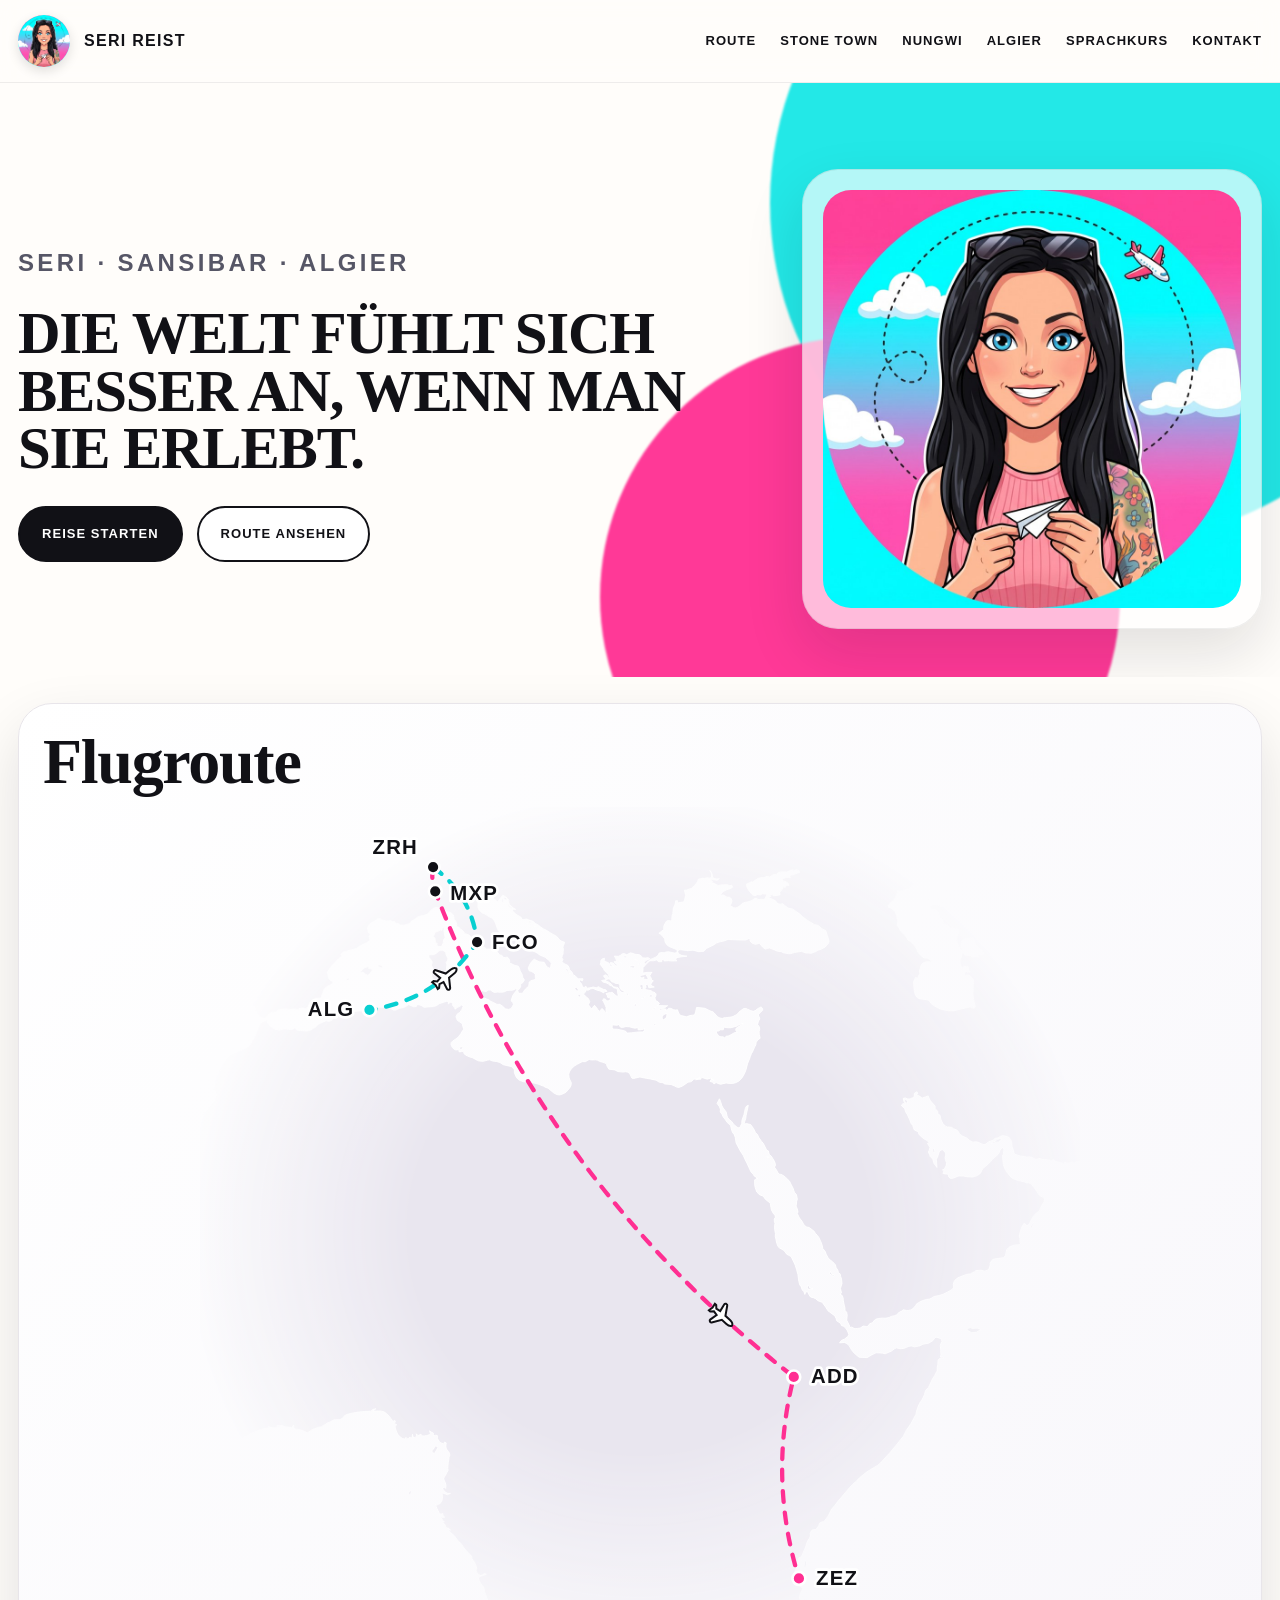
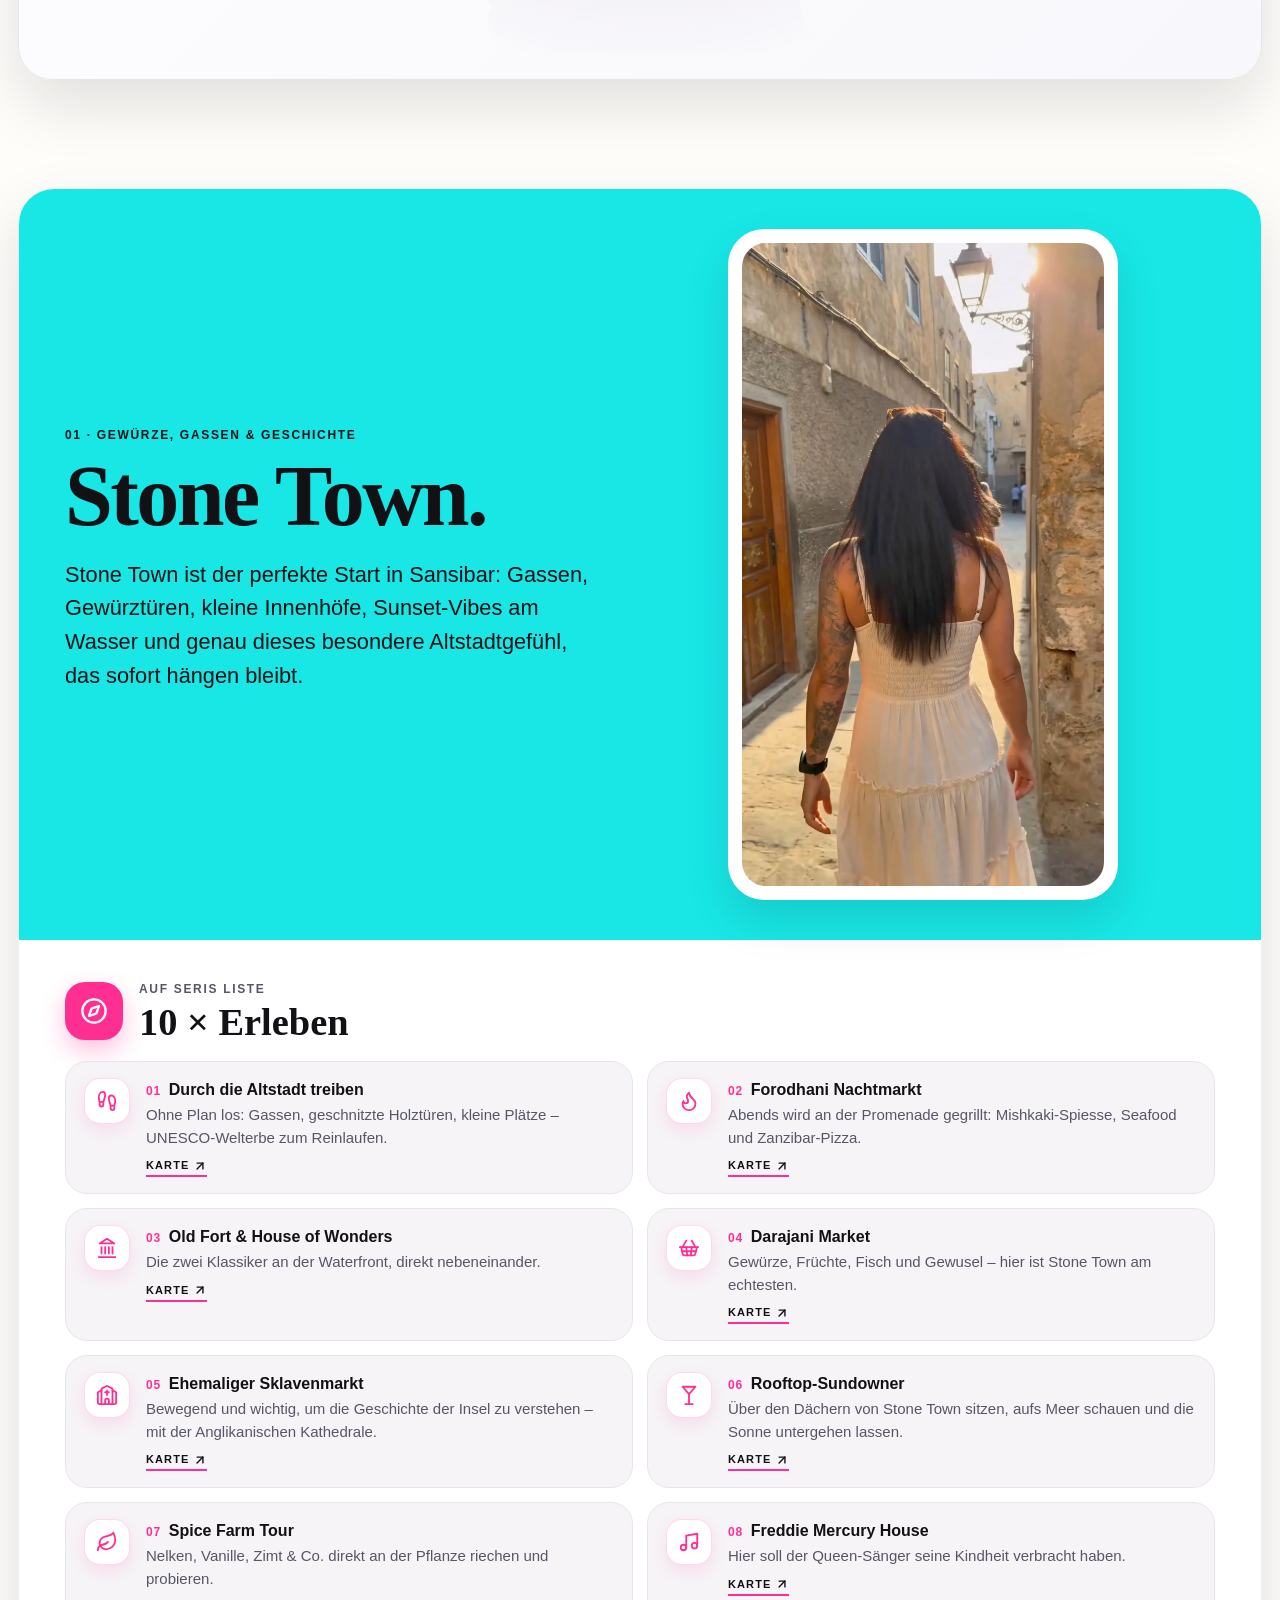
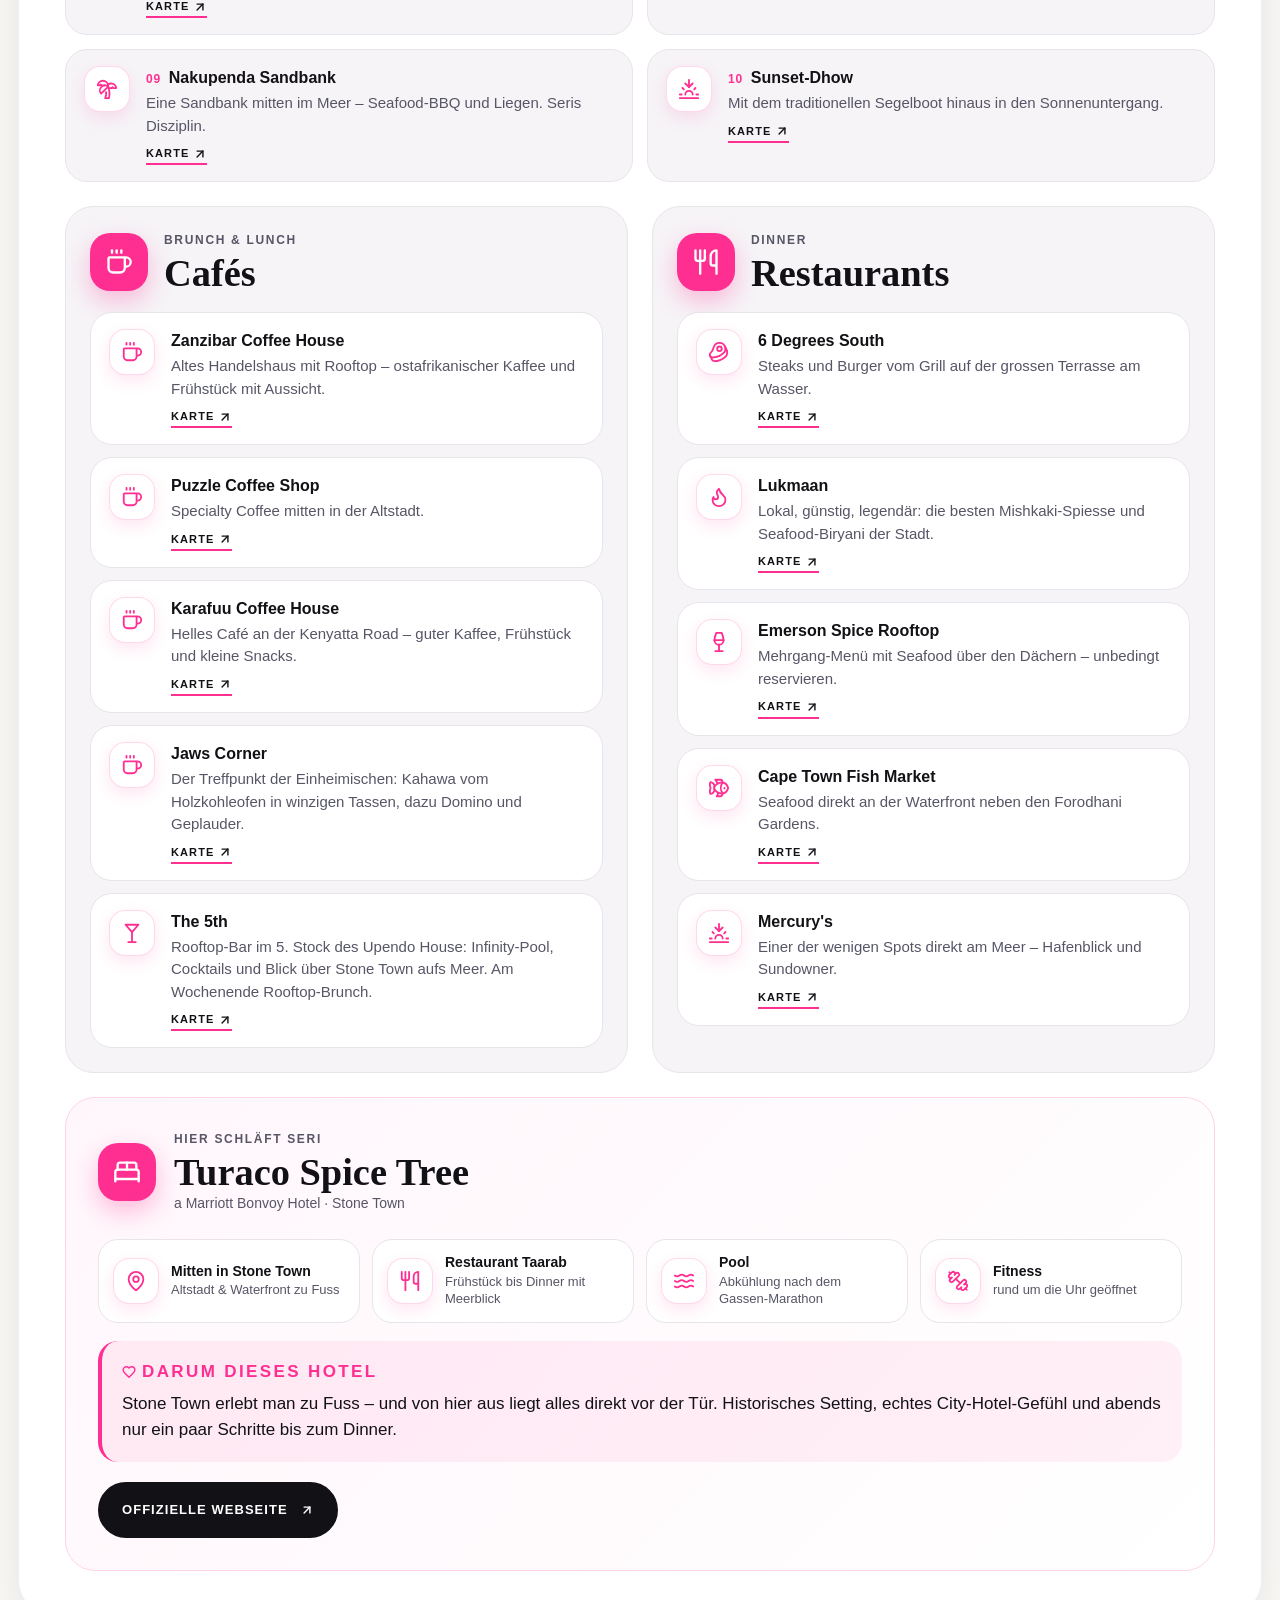
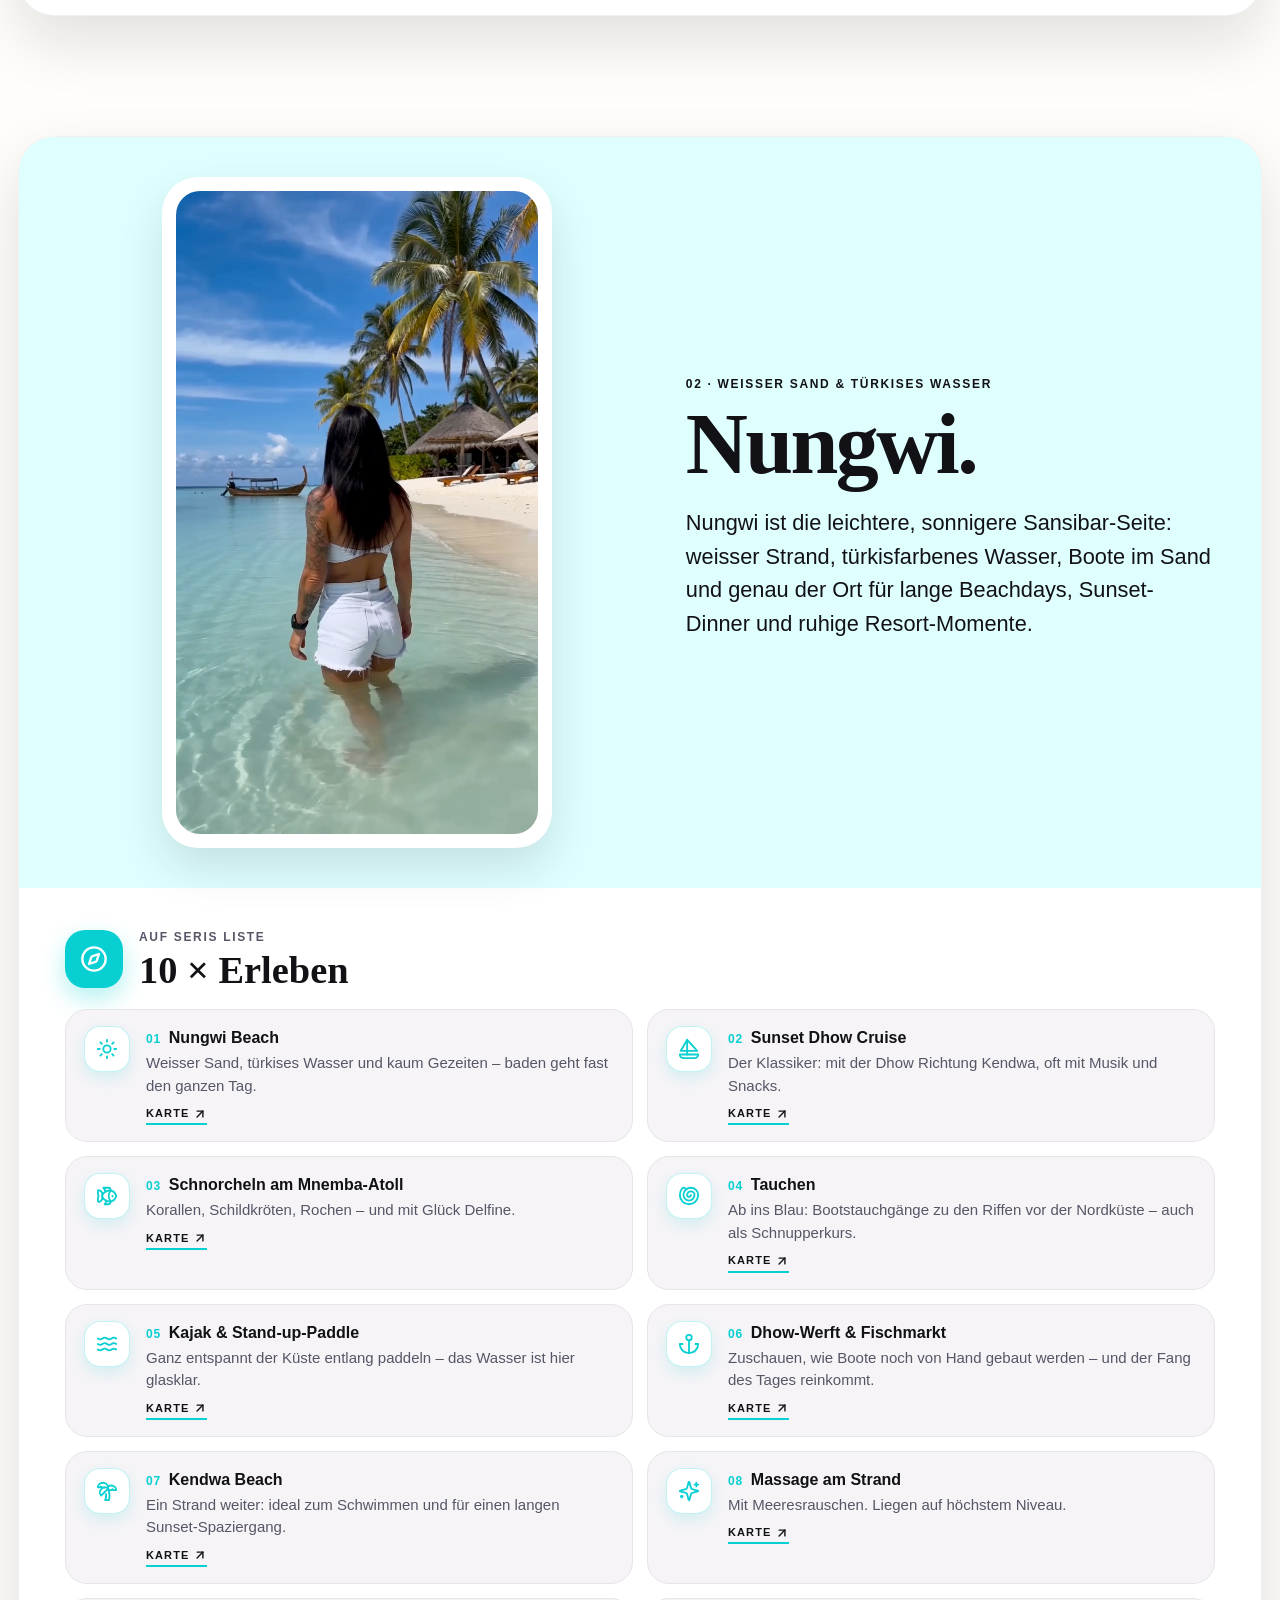
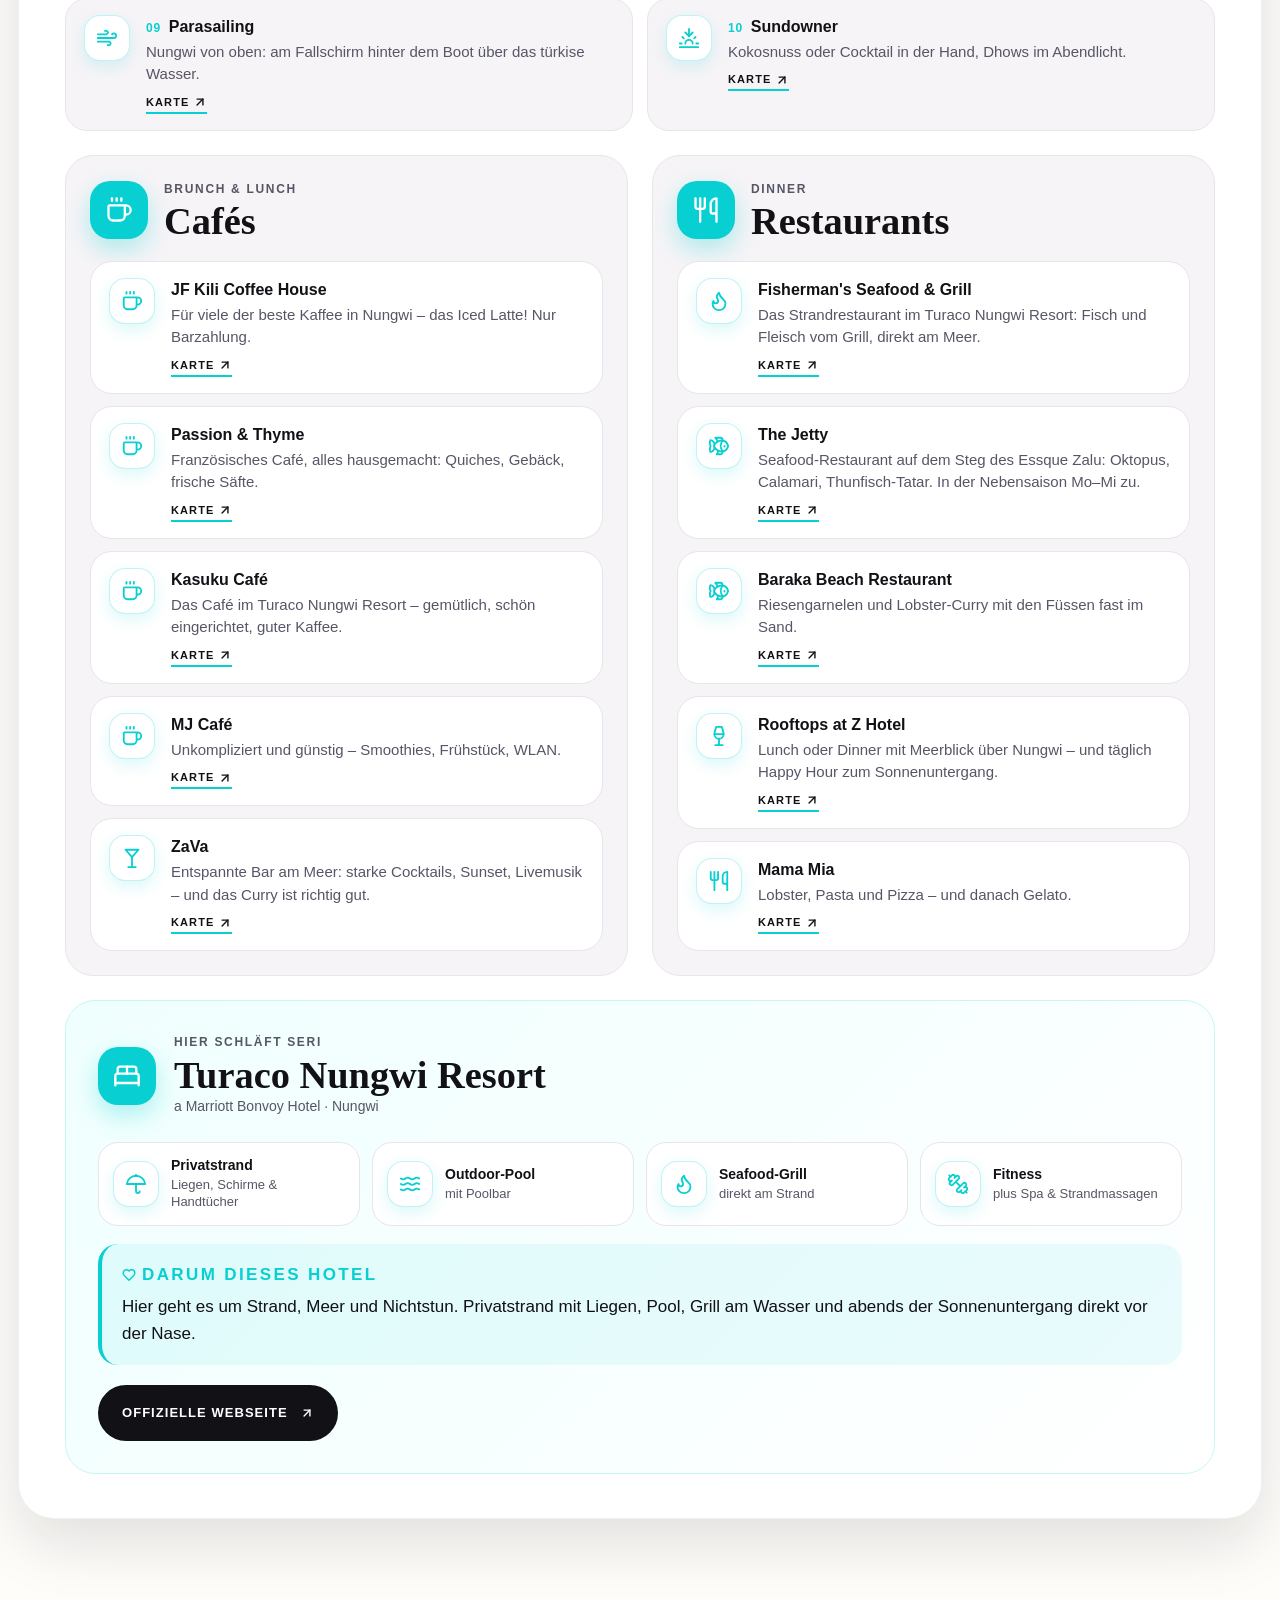
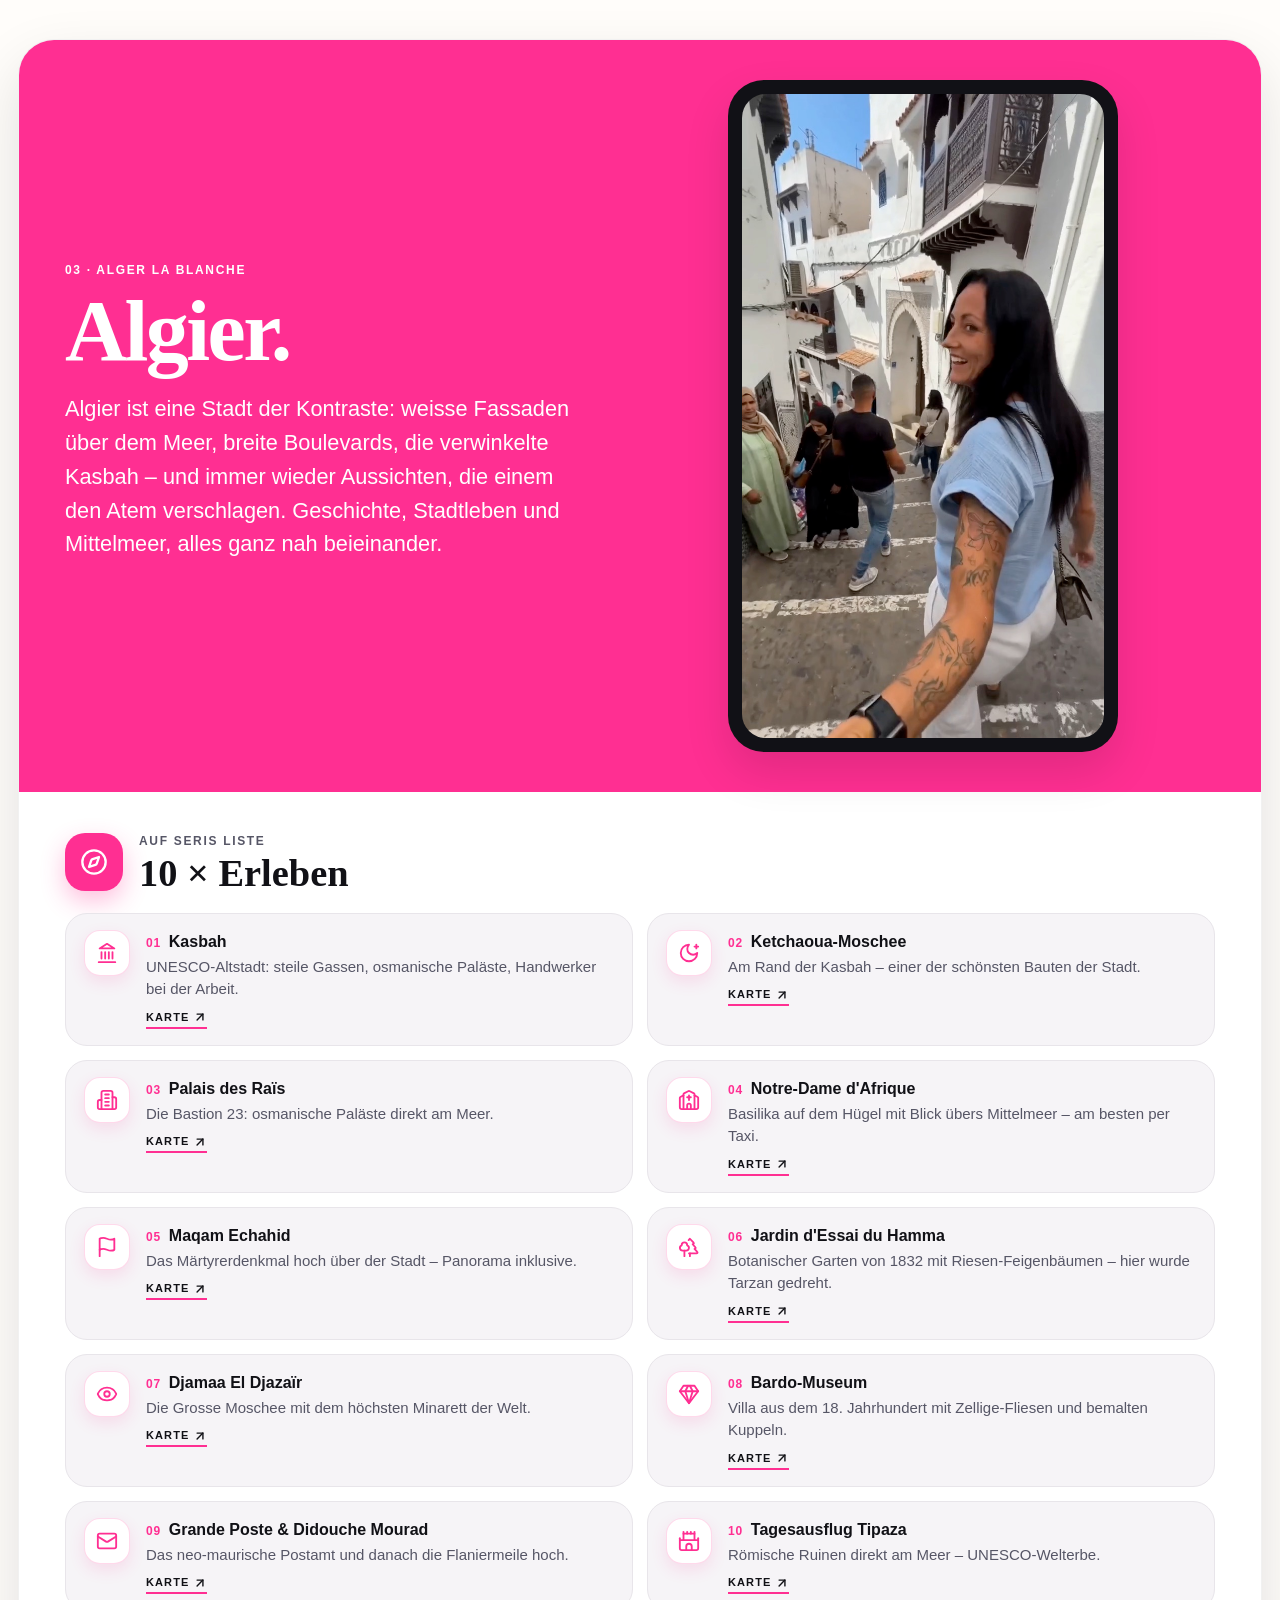
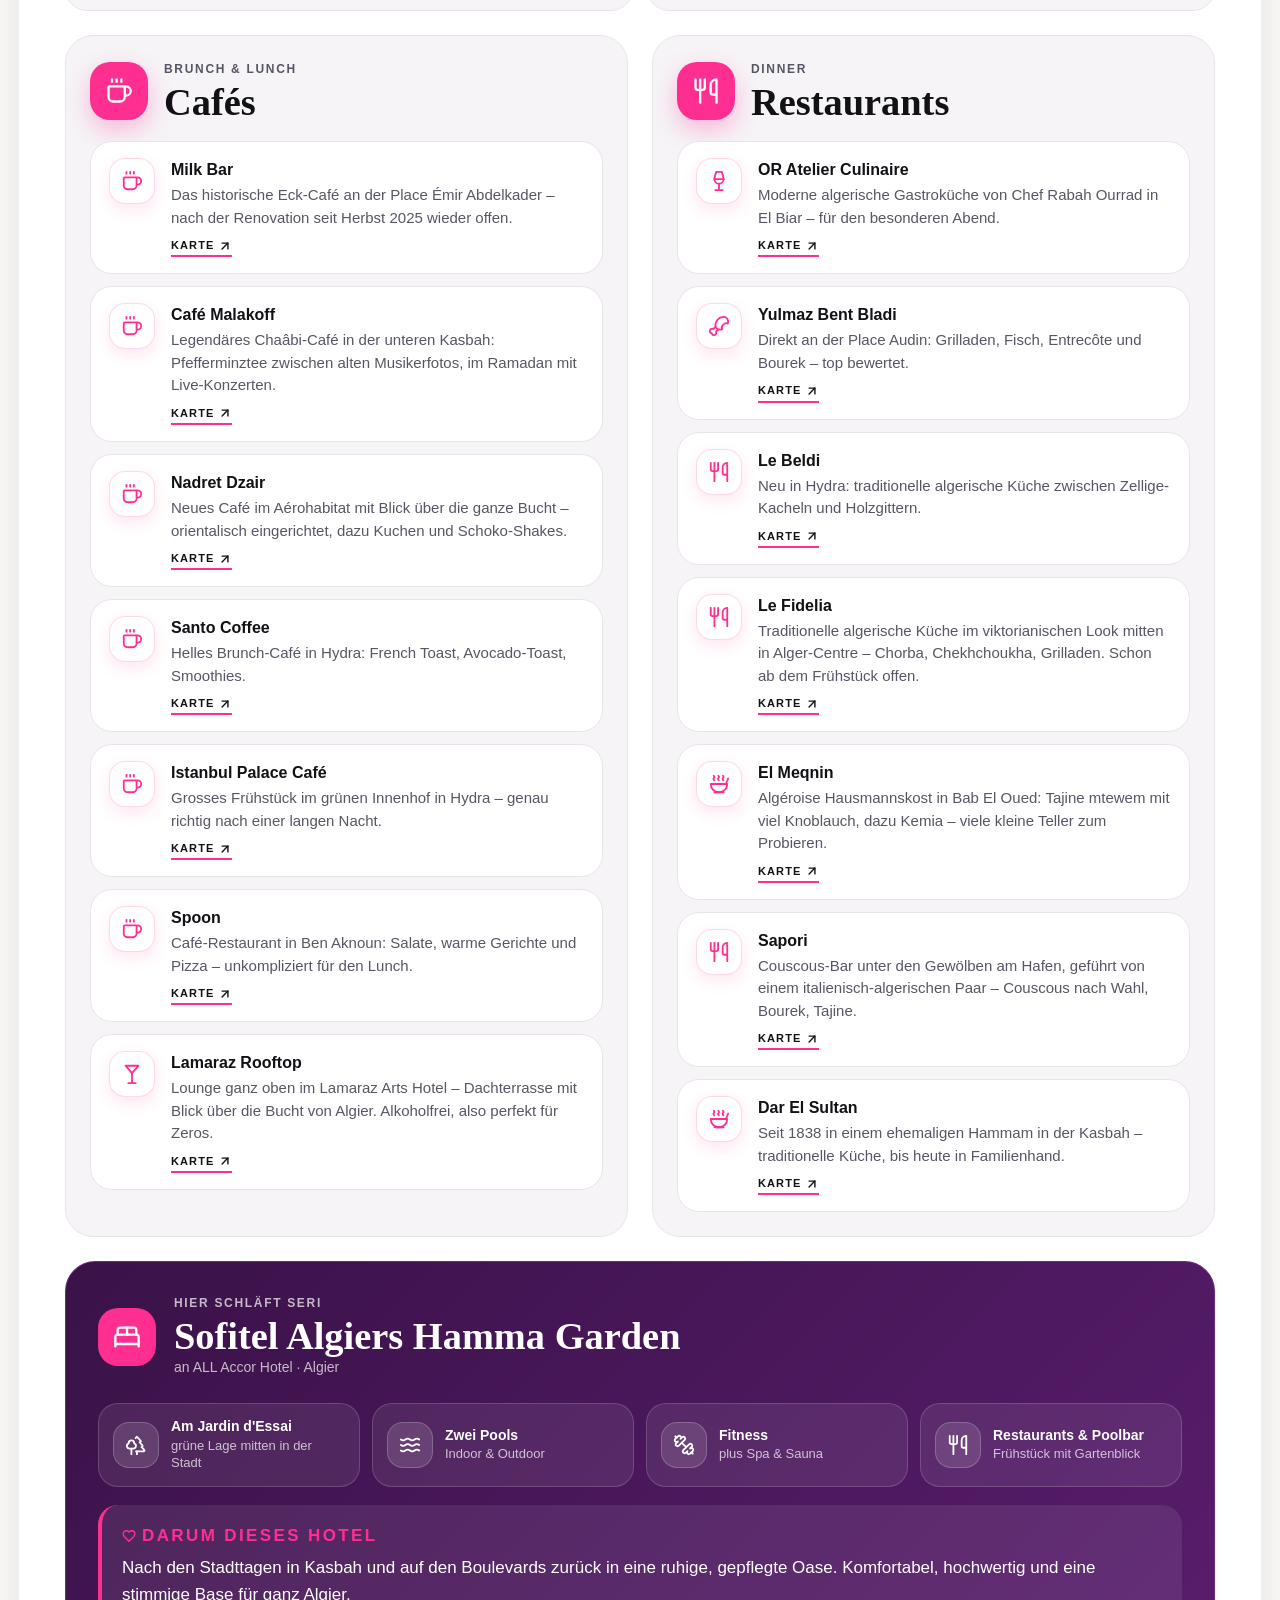
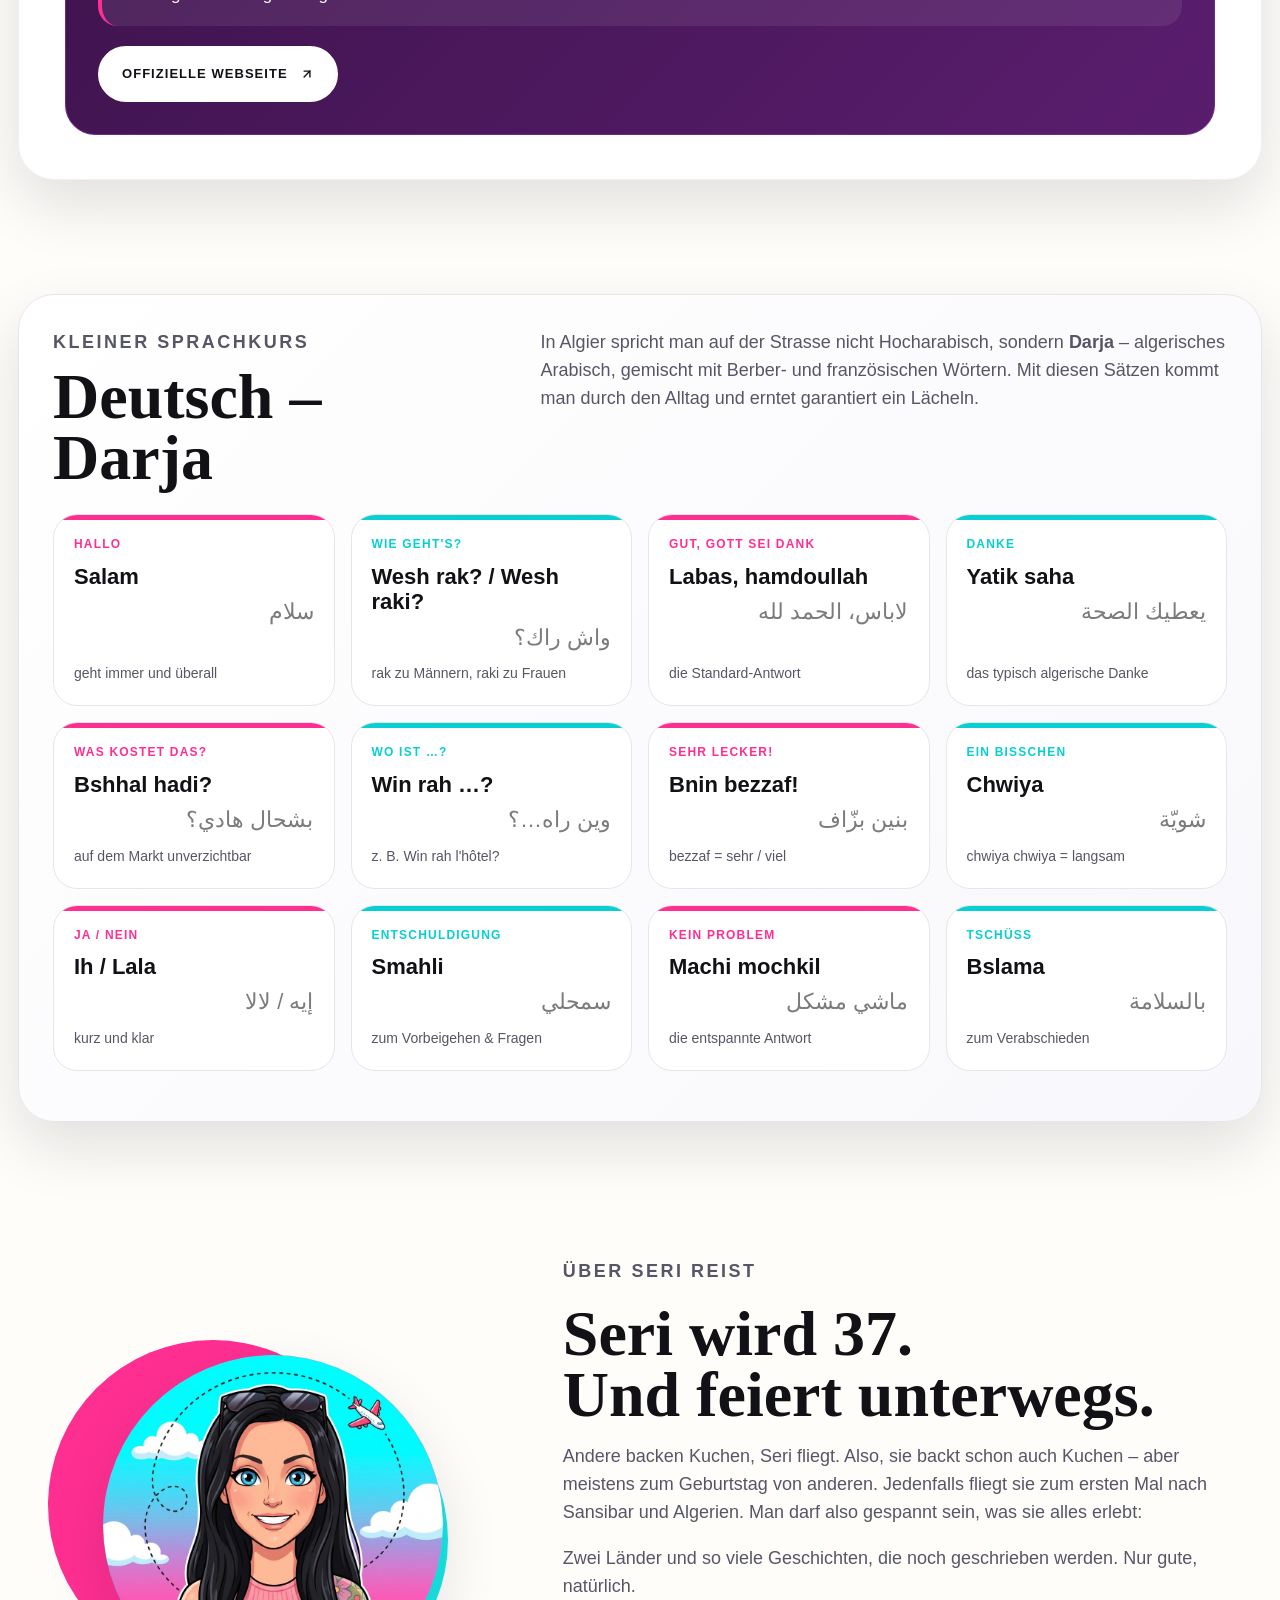
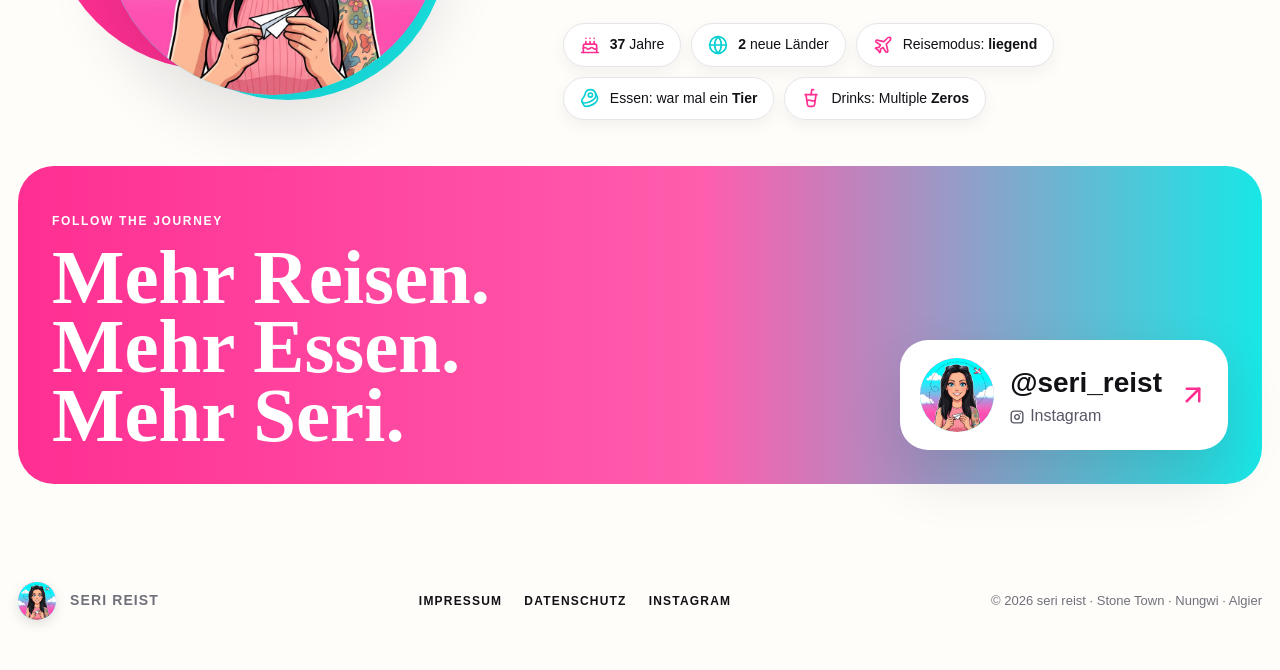
<file: index.html>
<!doctype html>
<html lang="de">
<head>
  <meta charset="utf-8" />
  <meta name="viewport" content="width=device-width,initial-scale=1" />
  <title>seri reist – Sansibar & Algerien</title>
  <meta name="description" content="Ein Geburtstag, zwei Länder, 37 Jahre: Sansibar, Algerien und Seri. Reels, Lieblingsorte, Cafés, Dinner und Hotels." />
  <link rel="icon" href="assets/icon.jpg" />
  <link rel="stylesheet" href="styles.css" />
</head>
<body>
  <svg width="0" height="0" style="position:absolute" aria-hidden="true"><symbol id="i-anchor" viewBox="0 0 24 24"><path d="M12 22V8" />
  <path d="M5 12H2a10 10 0 0 0 20 0h-3" />
  <circle cx="12" cy="5" r="3" /></symbol><symbol id="i-arrow-up-right" viewBox="0 0 24 24"><path d="M7 7h10v10" />
  <path d="M7 17 17 7" /></symbol><symbol id="i-bed-double" viewBox="0 0 24 24"><path d="M2 20v-8a2 2 0 0 1 2-2h16a2 2 0 0 1 2 2v8" />
  <path d="M4 10V6a2 2 0 0 1 2-2h12a2 2 0 0 1 2 2v4" />
  <path d="M12 4v6" />
  <path d="M2 18h20" /></symbol><symbol id="i-beef" viewBox="0 0 24 24"><circle cx="12.5" cy="8.5" r="2.5" />
  <path d="M12.5 2a6.5 6.5 0 0 0-6.22 4.6c-1.1 3.13-.78 3.9-3.18 6.08A3 3 0 0 0 5 18c4 0 8.4-1.8 11.4-4.3A6.5 6.5 0 0 0 12.5 2Z" />
  <path d="m18.5 6 2.19 4.5a6.48 6.48 0 0 1 .31 2 6.49 6.49 0 0 1-2.6 5.2C15.4 20.2 11 22 7 22a3 3 0 0 1-2.68-1.66L2.4 16.5" /></symbol><symbol id="i-building-2" viewBox="0 0 24 24"><path d="M6 22V4a2 2 0 0 1 2-2h8a2 2 0 0 1 2 2v18Z" />
  <path d="M6 12H4a2 2 0 0 0-2 2v6a2 2 0 0 0 2 2h2" />
  <path d="M18 9h2a2 2 0 0 1 2 2v9a2 2 0 0 1-2 2h-2" />
  <path d="M10 6h4" />
  <path d="M10 10h4" />
  <path d="M10 14h4" />
  <path d="M10 18h4" /></symbol><symbol id="i-cake" viewBox="0 0 24 24"><path d="M20 21v-8a2 2 0 0 0-2-2H6a2 2 0 0 0-2 2v8" />
  <path d="M4 16s.5-1 2-1 2.5 2 4 2 2.5-2 4-2 2.5 2 4 2 2-1 2-1" />
  <path d="M2 21h20" />
  <path d="M7 8v3" />
  <path d="M12 8v3" />
  <path d="M17 8v3" />
  <path d="M7 4h.01" />
  <path d="M12 4h.01" />
  <path d="M17 4h.01" /></symbol><symbol id="i-castle" viewBox="0 0 24 24"><path d="M22 20v-9H2v9a2 2 0 0 0 2 2h16a2 2 0 0 0 2-2Z" />
  <path d="M18 11V4H6v7" />
  <path d="M15 22v-4a3 3 0 0 0-3-3a3 3 0 0 0-3 3v4" />
  <path d="M22 11V9" />
  <path d="M2 11V9" />
  <path d="M6 4V2" />
  <path d="M18 4V2" />
  <path d="M10 4V2" />
  <path d="M14 4V2" /></symbol><symbol id="i-church" viewBox="0 0 24 24"><path d="M10 9h4" />
  <path d="M12 7v5" />
  <path d="M14 22v-4a2 2 0 0 0-4 0v4" />
  <path d="M18 22V5.618a1 1 0 0 0-.553-.894l-4.553-2.277a2 2 0 0 0-1.788 0L6.553 4.724A1 1 0 0 0 6 5.618V22" />
  <path d="m18 7 3.447 1.724a1 1 0 0 1 .553.894V20a2 2 0 0 1-2 2H4a2 2 0 0 1-2-2V9.618a1 1 0 0 1 .553-.894L6 7" /></symbol><symbol id="i-coffee" viewBox="0 0 24 24"><path d="M10 2v2" />
  <path d="M14 2v2" />
  <path d="M16 8a1 1 0 0 1 1 1v8a4 4 0 0 1-4 4H7a4 4 0 0 1-4-4V9a1 1 0 0 1 1-1h14a4 4 0 1 1 0 8h-1" />
  <path d="M6 2v2" /></symbol><symbol id="i-compass" viewBox="0 0 24 24"><path d="m16.24 7.76-1.804 5.411a2 2 0 0 1-1.265 1.265L7.76 16.24l1.804-5.411a2 2 0 0 1 1.265-1.265z" />
  <circle cx="12" cy="12" r="10" /></symbol><symbol id="i-cup-soda" viewBox="0 0 24 24"><path d="m6 8 1.75 12.28a2 2 0 0 0 2 1.72h4.54a2 2 0 0 0 2-1.72L18 8" />
  <path d="M5 8h14" />
  <path d="M7 15a6.47 6.47 0 0 1 5 0 6.47 6.47 0 0 0 5 0" />
  <path d="m12 8 1-6h2" /></symbol><symbol id="i-drumstick" viewBox="0 0 24 24"><path d="M15.4 15.63a7.875 6 135 1 1 6.23-6.23 4.5 3.43 135 0 0-6.23 6.23" />
  <path d="m8.29 12.71-2.6 2.6a2.5 2.5 0 1 0-1.65 4.65A2.5 2.5 0 1 0 8.7 18.3l2.59-2.59" /></symbol><symbol id="i-dumbbell" viewBox="0 0 24 24"><path d="M14.4 14.4 9.6 9.6" />
  <path d="M18.657 21.485a2 2 0 1 1-2.829-2.828l-1.767 1.768a2 2 0 1 1-2.829-2.829l6.364-6.364a2 2 0 1 1 2.829 2.829l-1.768 1.767a2 2 0 1 1 2.828 2.829z" />
  <path d="m21.5 21.5-1.4-1.4" />
  <path d="M3.9 3.9 2.5 2.5" />
  <path d="M6.404 12.768a2 2 0 1 1-2.829-2.829l1.768-1.767a2 2 0 1 1-2.828-2.829l2.828-2.828a2 2 0 1 1 2.829 2.828l1.767-1.768a2 2 0 1 1 2.829 2.829z" /></symbol><symbol id="i-eye" viewBox="0 0 24 24"><path d="M2.062 12.348a1 1 0 0 1 0-.696 10.75 10.75 0 0 1 19.876 0 1 1 0 0 1 0 .696 10.75 10.75 0 0 1-19.876 0" />
  <circle cx="12" cy="12" r="3" /></symbol><symbol id="i-fish" viewBox="0 0 24 24"><path d="M6.5 12c.94-3.46 4.94-6 8.5-6 3.56 0 6.06 2.54 7 6-.94 3.47-3.44 6-7 6s-7.56-2.53-8.5-6Z" />
  <path d="M18 12v.5" />
  <path d="M16 17.93a9.77 9.77 0 0 1 0-11.86" />
  <path d="M7 10.67C7 8 5.58 5.97 2.73 5.5c-1 1.5-1 5 .23 6.5-1.24 1.5-1.24 5-.23 6.5C5.58 18.03 7 16 7 13.33" />
  <path d="M10.46 7.26C10.2 5.88 9.17 4.24 8 3h5.8a2 2 0 0 1 1.98 1.67l.23 1.4" />
  <path d="m16.01 17.93-.23 1.4A2 2 0 0 1 13.8 21H9.5a5.96 5.96 0 0 0 1.49-3.98" /></symbol><symbol id="i-flag" viewBox="0 0 24 24"><path d="M4 15s1-1 4-1 5 2 8 2 4-1 4-1V3s-1 1-4 1-5-2-8-2-4 1-4 1z" />
  <line x1="4" x2="4" y1="22" y2="15" /></symbol><symbol id="i-flame" viewBox="0 0 24 24"><path d="M8.5 14.5A2.5 2.5 0 0 0 11 12c0-1.38-.5-2-1-3-1.072-2.143-.224-4.054 2-6 .5 2.5 2 4.9 4 6.5 2 1.6 3 3.5 3 5.5a7 7 0 1 1-14 0c0-1.153.433-2.294 1-3a2.5 2.5 0 0 0 2.5 2.5z" /></symbol><symbol id="i-footprints" viewBox="0 0 24 24"><path d="M4 16v-2.38C4 11.5 2.97 10.5 3 8c.03-2.72 1.49-6 4.5-6C9.37 2 10 3.8 10 5.5c0 3.11-2 5.66-2 8.68V16a2 2 0 1 1-4 0Z" />
  <path d="M20 20v-2.38c0-2.12 1.03-3.12 1-5.62-.03-2.72-1.49-6-4.5-6C14.63 6 14 7.8 14 9.5c0 3.11 2 5.66 2 8.68V20a2 2 0 1 0 4 0Z" />
  <path d="M16 17h4" />
  <path d="M4 13h4" /></symbol><symbol id="i-gem" viewBox="0 0 24 24"><path d="M6 3h12l4 6-10 13L2 9Z" />
  <path d="M11 3 8 9l4 13 4-13-3-6" />
  <path d="M2 9h20" /></symbol><symbol id="i-globe" viewBox="0 0 24 24"><circle cx="12" cy="12" r="10" />
  <path d="M12 2a14.5 14.5 0 0 0 0 20 14.5 14.5 0 0 0 0-20" />
  <path d="M2 12h20" /></symbol><symbol id="i-heart" viewBox="0 0 24 24"><path d="M19 14c1.49-1.46 3-3.21 3-5.5A5.5 5.5 0 0 0 16.5 3c-1.76 0-3 .5-4.5 2-1.5-1.5-2.74-2-4.5-2A5.5 5.5 0 0 0 2 8.5c0 2.3 1.5 4.05 3 5.5l7 7Z" /></symbol><symbol id="i-instagram" viewBox="0 0 24 24"><rect width="20" height="20" x="2" y="2" rx="5" ry="5" />
  <path d="M16 11.37A4 4 0 1 1 12.63 8 4 4 0 0 1 16 11.37z" />
  <line x1="17.5" x2="17.51" y1="6.5" y2="6.5" /></symbol><symbol id="i-landmark" viewBox="0 0 24 24"><line x1="3" x2="21" y1="22" y2="22" />
  <line x1="6" x2="6" y1="18" y2="11" />
  <line x1="10" x2="10" y1="18" y2="11" />
  <line x1="14" x2="14" y1="18" y2="11" />
  <line x1="18" x2="18" y1="18" y2="11" />
  <polygon points="12 2 20 7 4 7" /></symbol><symbol id="i-leaf" viewBox="0 0 24 24"><path d="M11 20A7 7 0 0 1 9.8 6.1C15.5 5 17 4.48 19 2c1 2 2 4.18 2 8 0 5.5-4.78 10-10 10Z" />
  <path d="M2 21c0-3 1.85-5.36 5.08-6C9.5 14.52 12 13 13 12" /></symbol><symbol id="i-mail" viewBox="0 0 24 24"><rect width="20" height="16" x="2" y="4" rx="2" />
  <path d="m22 7-8.97 5.7a1.94 1.94 0 0 1-2.06 0L2 7" /></symbol><symbol id="i-map-pin" viewBox="0 0 24 24"><path d="M20 10c0 4.993-5.539 10.193-7.399 11.799a1 1 0 0 1-1.202 0C9.539 20.193 4 14.993 4 10a8 8 0 0 1 16 0" />
  <circle cx="12" cy="10" r="3" /></symbol><symbol id="i-martini" viewBox="0 0 24 24"><path d="M8 22h8" />
  <path d="M12 11v11" />
  <path d="m19 3-7 8-7-8Z" /></symbol><symbol id="i-moon-star" viewBox="0 0 24 24"><path d="M12 3a6 6 0 0 0 9 9 9 9 0 1 1-9-9" />
  <path d="M20 3v4" />
  <path d="M22 5h-4" /></symbol><symbol id="i-music" viewBox="0 0 24 24"><path d="M9 18V5l12-2v13" />
  <circle cx="6" cy="18" r="3" />
  <circle cx="18" cy="16" r="3" /></symbol><symbol id="i-plane" viewBox="0 0 24 24"><path d="M17.8 19.2 16 11l3.5-3.5C21 6 21.5 4 21 3c-1-.5-3 0-4.5 1.5L13 8 4.8 6.2c-.5-.1-.9.1-1.1.5l-.3.5c-.2.5-.1 1 .3 1.3L9 12l-2 3H4l-1 1 3 2 2 3 1-1v-3l3-2 3.5 5.3c.3.4.8.5 1.3.3l.5-.2c.4-.3.6-.7.5-1.2z" /></symbol><symbol id="i-sailboat" viewBox="0 0 24 24"><path d="M22 18H2a4 4 0 0 0 4 4h12a4 4 0 0 0 4-4Z" />
  <path d="M21 14 10 2 3 14h18Z" />
  <path d="M10 2v16" /></symbol><symbol id="i-shell" viewBox="0 0 24 24"><path d="M14 11a2 2 0 1 1-4 0 4 4 0 0 1 8 0 6 6 0 0 1-12 0 8 8 0 0 1 16 0 10 10 0 1 1-20 0 11.93 11.93 0 0 1 2.42-7.22 2 2 0 1 1 3.16 2.44" /></symbol><symbol id="i-shopping-basket" viewBox="0 0 24 24"><path d="m15 11-1 9" />
  <path d="m19 11-4-7" />
  <path d="M2 11h20" />
  <path d="m3.5 11 1.6 7.4a2 2 0 0 0 2 1.6h9.8a2 2 0 0 0 2-1.6l1.7-7.4" />
  <path d="M4.5 15.5h15" />
  <path d="m5 11 4-7" />
  <path d="m9 11 1 9" /></symbol><symbol id="i-soup" viewBox="0 0 24 24"><path d="M12 21a9 9 0 0 0 9-9H3a9 9 0 0 0 9 9Z" />
  <path d="M7 21h10" />
  <path d="M19.5 12 22 6" />
  <path d="M16.25 3c.27.1.8.53.75 1.36-.06.83-.93 1.2-1 2.02-.05.78.34 1.24.73 1.62" />
  <path d="M11.25 3c.27.1.8.53.74 1.36-.05.83-.93 1.2-.98 2.02-.06.78.33 1.24.72 1.62" />
  <path d="M6.25 3c.27.1.8.53.75 1.36-.06.83-.93 1.2-1 2.02-.05.78.34 1.24.74 1.62" /></symbol><symbol id="i-sparkles" viewBox="0 0 24 24"><path d="M9.937 15.5A2 2 0 0 0 8.5 14.063l-6.135-1.582a.5.5 0 0 1 0-.962L8.5 9.936A2 2 0 0 0 9.937 8.5l1.582-6.135a.5.5 0 0 1 .963 0L14.063 8.5A2 2 0 0 0 15.5 9.937l6.135 1.581a.5.5 0 0 1 0 .964L15.5 14.063a2 2 0 0 0-1.437 1.437l-1.582 6.135a.5.5 0 0 1-.963 0z" />
  <path d="M20 3v4" />
  <path d="M22 5h-4" />
  <path d="M4 17v2" />
  <path d="M5 18H3" /></symbol><symbol id="i-sun" viewBox="0 0 24 24"><circle cx="12" cy="12" r="4" />
  <path d="M12 2v2" />
  <path d="M12 20v2" />
  <path d="m4.93 4.93 1.41 1.41" />
  <path d="m17.66 17.66 1.41 1.41" />
  <path d="M2 12h2" />
  <path d="M20 12h2" />
  <path d="m6.34 17.66-1.41 1.41" />
  <path d="m19.07 4.93-1.41 1.41" /></symbol><symbol id="i-sunset" viewBox="0 0 24 24"><path d="M12 10V2" />
  <path d="m4.93 10.93 1.41 1.41" />
  <path d="M2 18h2" />
  <path d="M20 18h2" />
  <path d="m19.07 10.93-1.41 1.41" />
  <path d="M22 22H2" />
  <path d="m16 6-4 4-4-4" />
  <path d="M16 18a4 4 0 0 0-8 0" /></symbol><symbol id="i-tree-palm" viewBox="0 0 24 24"><path d="M13 8c0-2.76-2.46-5-5.5-5S2 5.24 2 8h2l1-1 1 1h4" />
  <path d="M13 7.14A5.82 5.82 0 0 1 16.5 6c3.04 0 5.5 2.24 5.5 5h-3l-1-1-1 1h-3" />
  <path d="M5.89 9.71c-2.15 2.15-2.3 5.47-.35 7.43l4.24-4.25.7-.7.71-.71 2.12-2.12c-1.95-1.96-5.27-1.8-7.42.35" />
  <path d="M11 15.5c.5 2.5-.17 4.5-1 6.5h4c2-5.5-.5-12-1-14" /></symbol><symbol id="i-trees" viewBox="0 0 24 24"><path d="M10 10v.2A3 3 0 0 1 8.9 16H5a3 3 0 0 1-1-5.8V10a3 3 0 0 1 6 0Z" />
  <path d="M7 16v6" />
  <path d="M13 19v3" />
  <path d="M12 19h8.3a1 1 0 0 0 .7-1.7L18 14h.3a1 1 0 0 0 .7-1.7L16 9h.2a1 1 0 0 0 .8-1.7L13 3l-1.4 1.5" /></symbol><symbol id="i-umbrella" viewBox="0 0 24 24"><path d="M22 12a10.06 10.06 1 0 0-20 0Z" />
  <path d="M12 12v8a2 2 0 0 0 4 0" />
  <path d="M12 2v1" /></symbol><symbol id="i-utensils" viewBox="0 0 24 24"><path d="M3 2v7c0 1.1.9 2 2 2h4a2 2 0 0 0 2-2V2" />
  <path d="M7 2v20" />
  <path d="M21 15V2a5 5 0 0 0-5 5v6c0 1.1.9 2 2 2h3Zm0 0v7" /></symbol><symbol id="i-waves" viewBox="0 0 24 24"><path d="M2 6c.6.5 1.2 1 2.5 1C7 7 7 5 9.5 5c2.6 0 2.4 2 5 2 2.5 0 2.5-2 5-2 1.3 0 1.9.5 2.5 1" />
  <path d="M2 12c.6.5 1.2 1 2.5 1 2.5 0 2.5-2 5-2 2.6 0 2.4 2 5 2 2.5 0 2.5-2 5-2 1.3 0 1.9.5 2.5 1" />
  <path d="M2 18c.6.5 1.2 1 2.5 1 2.5 0 2.5-2 5-2 2.6 0 2.4 2 5 2 2.5 0 2.5-2 5-2 1.3 0 1.9.5 2.5 1" /></symbol><symbol id="i-wind" viewBox="0 0 24 24"><path d="M12.8 19.6A2 2 0 1 0 14 16H2" />
  <path d="M17.5 8a2.5 2.5 0 1 1 2 4H2" />
  <path d="M9.8 4.4A2 2 0 1 1 11 8H2" /></symbol><symbol id="i-wine" viewBox="0 0 24 24"><path d="M8 22h8" />
  <path d="M7 10h10" />
  <path d="M12 15v7" />
  <path d="M12 15a5 5 0 0 0 5-5c0-2-.5-4-2-8H9c-1.5 4-2 6-2 8a5 5 0 0 0 5 5Z" /></symbol></svg>
  <header class="topbar">
    <div class="wrap topbar-inner">
      <a class="brand" href="#top">
        <img src="assets/icon.jpg" alt="seri reist Icon" />
        <span>SERI REIST</span>
      </a>
      <button class="menu-btn" aria-label="Menü öffnen" aria-expanded="false">☰</button>
      <nav class="nav">
        <a href="#route">Route</a>
        <a href="#stone-town">Stone Town</a>
        <a href="#nungwi">Nungwi</a>
        <a href="#algier">Algier</a>
        <a href="#sprachkurs">Sprachkurs</a>
        <a href="#kontakt">Kontakt</a>
      </nav>
    </div>
  </header>

  <main id="top">
    <section class="hero">
      <div class="wrap hero-grid">
        <div class="hero-copy">
          <p class="kicker">SERI · SANSIBAR · ALGIER</p>
          <h1 class="serif">Die Welt fühlt sich besser an, wenn man sie erlebt.</h1>
          <div class="hero-actions">
            <a class="btn primary" href="#stone-town">Reise starten</a>
            <a class="btn secondary" href="#route">Route ansehen</a>
          </div>
        </div>
        <div class="hero-card">
          <img src="assets/icon.jpg" alt="Illustration von Seri" />
        </div>
      </div>
    </section>

    <section class="route" id="route">
      <div class="wrap">
        <div class="route-box">
          <h2 class="serif route-title">Flugroute</h2>
          <div class="route-map">
            <svg viewBox="100 0 820 790" role="img" aria-label="Weltkarte mit der Flugroute: Zürich – Mailand – Addis Abeba – Sansibar und Zürich – Rom – Algier">
  <defs>
    <radialGradient id="fade" cx="50%" cy="50%" r="52%">
      <stop offset="50%" stop-color="#fff"/><stop offset="100%" stop-color="#000"/>
    </radialGradient>
    <mask id="land-mask"><rect x="100" y="0" width="820" height="790" fill="url(#fade)"/></mask>
  </defs>
  <path class="land" mask="url(#land-mask)" d="M487.2,203.3L489.0,203.3L490.7,202.5L490.9,204.2L492.4,205.4L494.8,205.2L496.9,204.6L500.0,204.8L503.3,205.7L505.3,206.1L508.1,205.6L508.2,207.6L509.9,207.7L513.0,207.2L514.3,206.1L514.2,207.9L513.0,209.6L509.2,209.6L506.8,209.8L502.3,210.4L497.8,210.7L497.0,209.2L495.4,208.5L488.8,207.1L485.6,207.0L484.0,206.2L484.1,203.3L485.7,203.1ZM482.4,161.0L483.6,162.8L485.4,163.4L487.5,164.4L490.0,164.5L491.1,166.2L491.3,168.7L492.9,170.8L495.2,171.0L494.8,173.1L492.9,172.6L491.2,171.4L490.5,169.8L489.4,168.2L487.6,167.9L485.0,167.4L483.9,165.7L481.8,163.8L479.4,162.4L477.0,162.5L479.4,160.5L481.2,160.1ZM605.2,202.5L599.4,206.3L599.2,208.1L600.6,210.0L598.0,210.3L594.6,212.3L592.2,213.4L590.2,213.6L589.0,215.2L587.4,214.1L585.5,214.2L583.4,213.5L581.3,210.5L581.1,208.8L583.0,208.8L585.0,207.6L587.6,207.6L588.2,205.1L590.2,205.5L592.3,205.7L594.0,205.7L595.6,205.5L600.7,204.0L602.1,203.1L604.6,202.1L606.2,201.7ZM434.2,-72.0L432.7,-70.9L431.0,-67.7L432.3,-66.6L430.5,-65.7L428.2,-64.2L426.5,-62.8L425.0,-60.9L425.4,-62.8L424.0,-64.4L423.6,-67.3L424.5,-69.3L426.7,-71.1L428.2,-72.0L430.2,-72.4L432.2,-73.0L434.2,-72.0ZM361.9,-46.7L361.6,-45.1L359.1,-44.3L358.0,-42.8L359.8,-41.8L359.1,-40.0L356.6,-39.4L356.4,-36.7L356.1,-34.8L354.0,-34.2L352.7,-36.0L352.2,-38.2L349.7,-39.6L347.9,-39.5L346.3,-41.1L346.6,-42.8L345.8,-44.5L344.2,-45.9L346.9,-46.1L349.6,-47.9L351.4,-48.9L352.0,-47.3L353.2,-45.7L354.3,-47.0L354.6,-48.6L356.0,-50.0L358.0,-50.8L360.3,-50.7L362.0,-50.2L361.4,-48.4L361.9,-46.7ZM340.5,-44.6L341.5,-42.6L342.4,-41.0L342.0,-38.7L340.3,-37.7L338.2,-37.6L336.2,-38.1L333.2,-39.1L331.8,-41.4L331.8,-43.4L336.5,-44.6L338.0,-43.9L340.2,-44.6ZM257.2,150.7L259.4,150.8L260.7,151.9L259.4,153.6L258.3,155.7L256.4,156.8L254.4,156.0L252.7,154.2L250.8,153.9L248.8,153.8L253.2,149.9L257.3,148.5L257.3,150.2ZM772.6,795.5L773.8,798.0L775.6,801.0L777.1,803.4L777.4,805.8L778.6,809.6L779.7,815.3L780.0,821.2L780.4,823.9L781.2,826.4L782.7,829.0L783.1,831.9L782.3,834.9L781.0,837.8L779.8,839.0L778.0,837.1L777.0,834.2L776.2,832.6L774.0,833.6L774.1,835.8L774.6,838.6L774.6,840.5L775.9,842.7L776.0,845.5L774.8,848.2L774.9,850.0L773.3,851.0L771.6,854.8L772.2,860.1L772.0,863.0L770.7,868.4L770.0,870.9L768.9,874.0L767.3,878.0L765.8,883.1L764.4,888.3L763.4,891.5L762.3,894.5L760.8,900.0L759.4,905.5L757.5,911.6L754.8,918.4L754.0,922.8L753.4,925.8L752.6,928.8L751.2,933.7L750.6,936.7L749.2,939.8L748.2,942.2L747.5,945.2L746.4,948.0L744.8,950.4L741.4,952.5L737.6,952.8L735.1,953.5L732.4,954.8L729.9,956.4L727.8,957.6L724.5,957.7L720.1,954.7L716.4,954.0L714.0,952.1L712.0,950.9L711.0,948.9L710.1,946.2L707.6,942.7L707.3,939.6L707.4,938.0L707.2,935.1L708.0,932.5L707.1,929.7L706.3,926.9L704.4,924.5L703.6,922.1L702.9,918.3L703.0,914.2L703.7,911.7L704.6,909.8L705.6,905.6L707.8,904.4L709.5,902.2L710.1,899.6L711.8,897.0L713.8,893.6L715.0,890.7L715.6,887.9L715.9,884.9L716.1,881.8L715.4,880.3L713.8,877.5L713.8,874.8L713.1,871.8L712.3,870.4L711.6,867.8L711.2,863.4L711.0,860.4L710.9,856.7L715.8,848.2L715.8,844.6L716.0,842.5L721.2,841.7L722.7,840.7L724.1,839.3L726.0,840.0L727.6,839.3L729.2,838.8L730.0,837.2L732.0,837.0L735.1,836.3L736.8,838.3L737.0,836.6L737.6,834.6L740.8,831.9L743.1,830.0L744.8,832.4L745.9,830.9L745.5,829.0L746.6,827.7L748.0,825.0L749.3,823.5L749.7,825.6L749.2,827.1L751.0,825.5L751.9,824.0L753.0,822.7L755.2,823.1L753.4,821.5L753.0,819.4L755.0,815.7L754.4,813.1L754.9,810.6L756.5,810.1L758.4,811.3L760.0,809.1L762.4,807.7L764.4,805.8L765.7,801.7L765.5,799.0L764.3,795.9L765.9,795.6L767.0,794.0L769.0,791.1L770.3,792.4L772.0,794.4ZM812.3,162.9L811.3,159.9L812.3,162.9ZM779.8,88.2L777.7,87.2L778.4,85.6L778.9,87.9ZM329.2,137.3L331.0,141.3L330.6,143.2L329.4,144.8L330.0,147.0L329.8,149.1L329.1,156.1L328.5,158.4L326.5,158.4L324.5,157.9L322.8,157.5L322.5,160.0L320.9,161.6L319.1,161.4L317.2,160.1L315.8,157.9L315.6,154.6L316.2,152.5L317.1,151.0L316.6,149.4L315.6,147.7L316.4,144.5L315.4,142.7L314.4,141.2L313.2,140.1L313.4,137.4L315.2,137.7L317.5,137.6L320.2,136.4L322.2,134.4L324.0,133.5L326.1,133.4L327.8,134.5L329.0,135.6L329.2,137.3ZM327.6,113.5L327.3,115.3L328.4,121.5L327.0,123.8L326.6,126.8L325.0,130.1L322.2,129.9L320.5,128.9L321.0,127.1L319.1,126.4L319.3,124.4L318.9,122.3L317.4,120.8L318.1,119.2L319.0,116.7L322.2,115.5L323.8,114.4L325.4,114.9L325.9,111.8L327.5,112.8ZM395.3,170.1L394.5,171.5L391.5,175.5L391.0,177.1L390.4,178.6L390.0,180.6L391.4,182.2L392.1,184.0L391.0,186.0L390.0,187.8L387.6,188.6L384.6,188.1L381.8,185.5L379.4,183.9L376.7,183.9L373.2,182.1L370.7,180.9L369.1,179.6L367.1,178.9L365.2,178.1L363.3,178.1L361.4,176.9L360.4,175.1L361.6,172.2L363.4,171.1L365.0,172.0L367.2,171.8L368.4,170.5L370.6,170.6L372.1,171.6L374.2,172.8L377.1,172.5L381.0,172.6L383.4,172.3L386.0,171.0L388.7,170.8L390.8,170.8L392.7,170.2L394.4,169.2ZM187.7,-80.4L187.4,-78.8L184.3,-77.0L180.3,-74.7L177.9,-73.6L178.8,-72.1L176.9,-70.1L179.2,-69.1L181.9,-69.9L184.4,-70.5L188.0,-70.1L190.5,-70.3L197.3,-70.1L199.2,-70.4L201.5,-69.3L202.5,-67.8L200.7,-66.1L199.5,-64.3L197.1,-60.0L195.2,-58.4L193.4,-56.3L191.4,-55.3L188.4,-54.9L186.5,-54.1L190.2,-54.3L192.8,-53.3L191.5,-51.9L189.1,-51.8L186.9,-50.4L184.9,-49.7L181.2,-50.2L188.4,-48.8L190.7,-49.7L193.3,-49.7L198.4,-48.2L199.8,-47.0L201.9,-45.3L203.8,-44.1L205.3,-40.2L206.4,-37.4L207.9,-34.2L209.4,-32.8L213.8,-31.4L216.5,-29.6L218.1,-28.1L219.6,-27.0L221.3,-26.2L219.9,-25.0L221.0,-23.0L222.3,-21.5L223.5,-19.9L221.4,-20.3L219.2,-21.4L217.1,-21.2L214.9,-21.3L216.8,-20.9L219.0,-20.9L223.6,-18.1L225.2,-16.5L226.2,-14.3L224.5,-12.7L222.7,-11.2L225.3,-10.0L227.0,-10.6L228.4,-11.9L230.0,-12.1L232.8,-11.8L236.4,-11.4L240.6,-9.3L241.6,-7.1L241.1,-4.6L240.2,-2.0L237.9,0.1L235.9,0.4L236.4,1.9L234.4,2.6L232.8,2.4L230.6,3.3L232.2,3.8L231.1,5.7L228.8,5.9L226.9,6.6L228.9,6.6L232.1,7.9L236.2,7.7L238.0,7.9L237.8,10.1L233.8,11.8L232.9,13.3L230.8,13.2L228.1,14.2L225.6,15.1L220.0,14.6L217.2,14.7L213.5,15.2L211.1,14.6L208.0,14.1L205.4,15.5L203.5,15.6L201.5,15.9L199.6,15.7L196.1,16.8L193.9,17.1L191.4,16.0L188.9,15.8L184.4,16.9L183.0,19.4L181.3,21.7L178.9,21.2L176.6,20.4L174.5,20.3L172.2,20.5L169.7,21.1L166.6,22.7L165.4,24.2L163.1,23.7L160.6,23.7L162.9,21.7L165.1,20.1L166.6,18.6L168.2,17.5L171.3,15.1L172.0,12.6L174.5,12.0L175.7,10.0L179.5,9.5L182.1,9.5L184.7,9.9L187.4,9.8L190.2,7.3L192.4,5.7L195.2,3.2L192.6,4.7L189.1,5.7L186.0,7.4L182.6,7.2L180.4,5.7L178.4,5.0L176.5,5.3L174.7,3.9L171.9,3.1L169.8,3.9L167.8,4.6L165.3,3.6L164.4,1.7L165.7,0.1L168.0,-0.5L171.6,-1.9L173.5,-2.4L175.4,-3.4L176.7,-4.9L178.0,-6.7L177.0,-8.1L176.5,-10.1L175.2,-11.3L172.5,-10.6L170.2,-10.0L171.9,-11.8L173.8,-13.0L176.6,-15.1L179.9,-16.1L181.7,-16.0L184.1,-16.6L187.8,-15.5L187.0,-17.2L189.8,-16.1L191.7,-16.2L189.8,-16.7L188.2,-18.7L188.9,-20.5L188.4,-22.8L190.0,-24.2L190.6,-26.4L189.0,-26.8L187.0,-26.3L185.3,-27.5L182.6,-30.5L183.7,-34.2L185.9,-35.9L188.5,-36.5L184.1,-36.6L181.6,-35.7L179.5,-35.1L176.9,-34.4L175.0,-35.1L173.2,-34.4L170.6,-34.4L168.7,-35.1L167.6,-33.2L165.2,-35.3L164.8,-36.9L167.0,-38.9L169.0,-41.5L170.2,-43.2L167.9,-45.7L168.1,-47.8L171.3,-48.6L168.4,-50.0L165.6,-49.2L164.3,-48.0L164.2,-50.2L166.7,-52.3L163.5,-50.5L162.1,-49.3L162.5,-47.2L160.5,-41.8L158.6,-41.2L159.1,-44.7L161.0,-46.9L159.9,-50.1L160.7,-52.5L161.8,-54.6L163.0,-56.2L164.0,-57.9L160.4,-56.4L158.1,-56.1L156.2,-56.9L154.9,-57.9L156.9,-59.0L158.6,-59.9L157.1,-60.5L160.1,-63.0L160.4,-64.6L159.4,-65.9L157.8,-66.4L159.0,-68.2L158.4,-70.0L159.3,-71.9L162.8,-72.6L164.9,-72.6L162.3,-74.6L162.8,-76.2L166.0,-77.2L165.7,-78.8L165.9,-80.5L167.5,-81.3L169.3,-80.9L171.8,-81.0L175.7,-81.0L179.3,-81.2L181.5,-81.6L183.8,-81.7L186.0,-82.1L188.3,-81.9ZM142.4,-37.7L144.1,-38.0L145.7,-39.4L147.8,-39.4L150.3,-40.0L153.0,-39.7L155.2,-38.8L157.0,-36.0L158.7,-34.8L156.9,-33.1L160.2,-32.9L161.2,-31.5L159.2,-31.5L159.4,-29.4L158.8,-27.7L157.2,-27.2L156.2,-25.8L154.2,-25.4L152.1,-24.8L152.6,-22.7L153.4,-20.3L154.1,-18.5L153.9,-16.9L154.8,-14.4L155.2,-11.5L154.1,-10.0L153.4,-8.2L151.7,-5.0L152.0,-3.1L149.3,-2.3L146.9,-2.6L144.8,-3.1L143.5,-1.7L139.6,-1.5L137.9,-0.2L135.1,0.6L133.8,1.7L131.7,2.3L130.1,1.3L129.4,3.2L126.8,4.3L125.2,4.5L118.9,6.2L117.1,5.8L114.0,6.5L114.3,4.9L116.2,4.1L112.2,4.4L109.8,4.9L111.9,3.3L113.9,2.2L115.6,1.6L110.2,2.8L108.4,2.3L106.9,1.6L108.5,0.3L110.6,-0.5L112.1,-1.5L108.3,-1.6L108.8,-3.4L110.4,-3.4L113.6,-3.1L112.8,-4.6L115.2,-6.8L118.6,-7.1L121.6,-7.7L124.6,-8.4L123.1,-8.8L121.1,-8.2L117.8,-7.6L116.0,-8.1L113.7,-7.2L112.0,-7.0L114.0,-8.0L116.5,-9.6L117.8,-11.1L118.9,-13.6L120.7,-13.9L122.2,-14.3L120.7,-15.4L117.0,-15.2L115.5,-16.3L113.6,-16.3L112.2,-17.4L110.1,-17.4L109.8,-19.1L112.5,-19.6L114.2,-19.8L112.1,-20.5L114.0,-22.0L115.8,-22.3L113.9,-23.4L112.1,-23.0L112.7,-24.7L111.7,-26.4L110.1,-26.6L111.2,-28.1L113.0,-28.0L116.0,-28.5L118.7,-28.4L120.6,-27.3L122.2,-28.2L125.0,-27.9L126.8,-27.6L127.2,-29.7L128.7,-30.4L130.8,-31.0L131.8,-32.6L128.2,-32.2L124.8,-33.1L126.1,-34.1L128.1,-35.0L128.8,-36.6L130.0,-38.4L131.8,-39.0L133.8,-39.4L135.5,-39.5L137.0,-40.2L138.2,-38.5L137.1,-36.7L139.1,-37.6L138.5,-39.4L141.1,-40.7L142.7,-40.8L144.9,-40.0L142.5,-38.7ZM-1777.8,-209.7L-1775.5,-209.1L-1773.3,-208.7L-1770.6,-208.1L-1765.3,-206.8L-1763.2,-205.9L-1761.5,-204.8L-1763.9,-205.7L-1760.8,-203.7L-1758.3,-203.3L-1756.7,-202.8L-1756.2,-200.8L-1753.3,-201.7L-1758.7,-203.9L-1752.0,-202.0L-1750.3,-201.2L-1747.7,-200.3L-1743.4,-199.0L-1726.1,-193.6L-1725.2,-192.2L-1726.4,-189.6L-1723.9,-189.7L-1722.3,-190.6L-1720.5,-189.5L-1721.5,-187.7L-1720.9,-185.2L-1719.7,-182.5L-1721.4,-180.5L-1718.6,-180.3L-1716.7,-179.5L-1715.8,-177.4L-1714.0,-178.1L-1712.1,-178.7L-1711.8,-175.7L-1710.0,-176.7L-1708.6,-178.2L-1710.2,-179.3L-1712.3,-179.5L-1713.7,-180.6L-1711.8,-181.3L-1711.3,-183.1L-1712.8,-185.0L-1714.9,-185.7L-1716.9,-185.8L-1709.8,-186.5L-1707.5,-187.0L-1705.5,-186.5L-1701.7,-186.0L-1703.6,-184.6L-1701.9,-183.5L-1701.6,-185.2L-1699.6,-184.5L-1696.0,-184.3L-1700.0,-185.6L-1695.8,-185.5L-1693.9,-185.1L-1691.9,-184.8L-1689.3,-184.9L-1686.6,-184.3L-1684.1,-183.0L-1681.8,-181.2L-1679.4,-180.1L-1677.0,-179.4L-1672.9,-177.3L-1670.7,-176.5L-1669.0,-175.8L-1665.4,-174.9L-1663.7,-173.5L-1665.5,-172.9L-1668.5,-172.9L-1671.1,-172.0L-1672.7,-171.2L-1672.7,-169.3L-1674.1,-168.2L-1676.6,-168.4L-1679.1,-169.1L-1682.0,-170.4L-1679.3,-168.3L-1679.7,-166.7L-1681.8,-167.0L-1686.6,-166.8L-1688.3,-166.8L-1690.3,-167.5L-1692.0,-167.7L-1693.7,-168.8L-1695.7,-169.0L-1697.6,-168.9L-1695.1,-168.1L-1692.8,-166.6L-1691.3,-165.7L-1691.9,-164.2L-1696.3,-163.6L-1694.3,-163.2L-1692.1,-163.0L-1691.3,-161.1L-1693.3,-160.1L-1695.5,-159.4L-1697.7,-159.1L-1700.0,-159.0L-1697.8,-157.9L-1699.1,-156.9L-1697.2,-155.6L-1694.3,-154.9L-1693.1,-153.5L-1696.6,-153.2L-1698.9,-154.6L-1699.1,-152.7L-1701.7,-151.6L-1704.2,-152.5L-1703.4,-154.2L-1705.3,-153.4L-1706.7,-152.7L-1710.0,-153.2L-1713.4,-155.3L-1717.5,-157.0L-1720.3,-157.7L-1722.6,-158.2L-1725.1,-157.9L-1727.1,-158.2L-1730.2,-159.8L-1731.7,-160.6L-1731.7,-163.4L-1732.5,-164.8L-1734.4,-166.3L-1739.4,-167.2L-1743.6,-167.9L-1746.4,-167.9L-1749.9,-166.7L-1752.2,-166.5L-1759.0,-166.5L-1761.2,-167.1L-1761.1,-169.1L-1763.1,-170.3L-1765.3,-172.0L-1763.9,-173.0L-1762.4,-174.9L-1761.5,-176.7L-1763.9,-175.8L-1765.7,-175.1L-1767.8,-175.7L-1768.3,-177.5L-1769.9,-176.6L-1770.3,-174.9L-1773.5,-174.4L-1775.4,-173.1L-1774.8,-170.4L-1771.7,-169.0L-1770.5,-167.6L-1771.7,-166.0L-1773.7,-163.5L-1777.8,-161.3L2220.3,-160.9L2218.3,-159.5L2216.1,-158.3L2212.8,-157.8L2207.7,-155.9L2205.8,-155.6L2203.2,-156.4L2197.2,-157.0L2195.3,-157.8L2192.6,-159.6L2190.9,-160.7L2187.6,-161.5L2184.7,-161.0L2182.4,-161.4L2184.9,-160.6L2188.2,-160.7L2190.3,-159.8L2190.5,-158.1L2187.0,-158.6L2184.0,-158.5L2178.5,-160.0L2175.3,-158.6L2171.1,-157.8L2167.7,-157.7L2161.7,-156.6L2163.3,-156.6L2167.7,-157.4L2170.3,-157.4L2174.2,-157.8L2176.2,-158.3L2178.4,-159.3L2180.5,-158.6L2181.7,-156.9L2180.2,-156.1L2183.4,-156.6L2185.9,-155.9L2189.5,-157.0L2193.2,-157.7L2193.5,-155.2L2193.7,-153.6L2196.5,-151.9L2199.5,-150.9L2201.5,-151.0L2202.5,-152.7L2204.2,-151.4L2205.3,-149.7L2205.9,-147.8L2207.7,-146.2L2208.1,-144.0L2204.9,-143.3L2207.3,-142.7L2207.5,-140.8L2208.6,-142.1L2210.2,-140.7L2211.4,-139.3L2214.8,-138.1L2214.8,-136.5L2215.3,-134.4L2217.5,-133.0L2216.4,-131.0L2214.3,-129.8L2212.6,-128.3L2210.7,-127.9L2200.2,-130.2L2196.3,-130.7L2192.8,-130.7L2192.9,-132.5L2190.8,-132.7L2189.1,-133.1L2188.5,-131.6L2191.0,-130.8L2187.9,-130.1L2185.6,-129.7L2182.6,-128.5L2173.5,-125.7L2171.6,-125.0L2169.7,-124.7L2164.4,-122.7L2162.3,-121.8L2158.7,-121.2L2157.1,-120.9L2153.6,-119.5L2151.4,-119.9L2148.8,-118.0L2145.9,-116.1L2142.9,-116.9L2143.4,-115.0L2141.5,-115.0L2139.8,-113.5L2137.7,-113.2L2135.7,-111.1L2134.1,-110.1L2132.4,-109.4L2130.3,-109.2L2127.7,-107.7L2121.7,-105.2L2120.0,-104.9L2117.9,-104.1L2116.8,-102.0L2115.8,-99.3L2112.8,-98.6L2110.9,-99.6L2109.9,-101.4L2106.9,-104.2L2103.1,-105.6L2097.7,-105.7L2094.0,-106.1L2090.4,-105.8L2086.1,-105.0L2080.3,-103.8L2077.4,-102.6L2071.7,-98.1L2070.3,-97.2L2068.7,-96.9L2068.2,-98.5L2069.2,-101.0L2069.9,-103.0L2070.6,-104.7L2068.7,-104.7L2066.0,-103.2L2062.0,-101.7L2060.2,-101.3L2058.7,-100.4L2056.5,-100.0L2056.4,-98.1L2055.1,-96.8L2053.1,-97.2L2051.9,-98.7L2050.3,-99.5L2048.6,-99.5L2047.2,-98.4L2045.7,-97.5L2044.6,-99.0L2042.0,-99.3L2039.7,-97.7L2037.9,-96.7L2036.9,-95.1L2036.3,-92.8L2036.4,-90.2L2034.3,-88.0L2032.7,-87.8L2033.0,-86.3L2029.4,-83.9L2027.3,-82.8L2023.8,-79.6L2022.8,-77.4L2021.8,-75.0L2022.7,-73.1L2024.4,-72.0L2026.8,-71.3L2028.0,-72.9L2030.2,-73.4L2034.9,-72.1L2035.7,-70.2L2034.5,-68.7L2032.9,-67.6L2030.9,-66.2L2031.2,-63.0L2031.0,-60.2L2032.5,-58.3L2035.2,-58.3L2036.0,-56.4L2037.1,-52.3L2035.4,-51.1L2033.9,-49.9L2031.5,-50.2L2029.2,-52.2L2032.1,-54.3L2033.7,-55.8L2032.0,-55.3L2029.7,-55.4L2027.7,-54.3L2028.1,-52.6L2025.9,-51.7L2023.9,-51.0L2021.4,-47.4L2019.7,-45.1L2019.1,-43.2L2019.2,-41.5L2019.8,-39.6L2022.2,-37.0L2023.1,-35.6L2023.4,-34.0L2021.9,-33.2L2019.2,-31.3L2014.4,-31.1L2012.5,-32.1L2010.4,-31.8L2008.6,-31.4L2005.7,-30.0L2003.2,-28.3L2000.8,-27.0L1999.1,-24.8L1998.3,-22.0L1999.1,-20.0L1998.9,-17.9L2000.0,-15.7L2000.3,-13.9L1997.5,-15.2L1995.4,-15.3L1990.4,-13.8L1988.3,-12.9L1986.1,-11.2L1984.9,-12.5L1983.0,-12.7L1984.0,-11.4L1983.7,-8.5L1983.3,-5.7L1982.9,-3.8L1981.5,-1.1L1978.9,2.3L1975.8,4.9L1973.7,5.8L1972.1,7.3L1968.9,9.7L1965.0,12.3L1963.5,10.8L1961.6,8.5L1961.1,6.5L1961.0,1.1L1959.7,-4.5L1959.6,-6.3L1958.1,-7.7L1957.3,-9.2L1956.7,-12.4L1955.0,-21.5L1954.5,-23.8L1952.3,-31.1L1951.3,-35.4L1950.7,-39.5L1950.6,-41.3L1951.6,-46.8L1952.4,-50.3L1955.4,-58.0L1961.4,-62.0L1963.7,-63.6L1965.0,-65.3L1966.4,-67.5L1966.1,-69.3L1964.3,-71.0L1966.5,-72.0L1969.1,-71.3L1971.7,-71.6L1974.1,-74.3L1977.5,-73.9L1980.1,-74.4L1982.8,-76.1L1985.4,-77.6L1989.3,-79.3L1991.2,-80.5L1993.9,-82.7L1995.5,-84.0L1998.3,-88.0L2003.9,-91.3L2006.1,-93.2L2007.9,-93.8L2009.5,-94.2L2013.5,-96.9L2016.1,-99.1L2019.5,-100.7L2022.3,-104.0L2025.2,-105.4L2030.1,-106.9L2033.0,-108.4L2037.3,-108.7L2039.8,-109.6L2039.5,-111.4L2043.3,-114.1L2044.5,-115.4L2042.3,-116.8L2043.1,-119.0L2044.7,-119.9L2045.2,-121.9L2045.3,-124.0L2046.7,-127.1L2051.1,-129.3L2054.3,-128.8L2056.9,-128.5L2058.7,-129.2L2056.1,-129.8L2053.3,-130.5L2050.7,-131.8L2049.1,-132.2L2047.3,-132.1L2037.0,-130.3L2036.7,-128.1L2035.1,-126.7L2034.8,-124.1L2033.5,-122.1L2035.6,-120.2L2034.9,-118.7L2033.3,-117.8L2031.7,-119.8L2030.0,-119.2L2027.9,-119.4L2024.3,-117.8L2011.5,-110.6L2010.2,-109.8L2008.5,-108.1L2005.3,-107.9L2003.2,-107.0L2002.5,-109.0L2004.2,-111.4L2002.1,-111.7L2000.1,-111.2L1997.7,-110.6L1999.4,-112.7L1998.7,-114.7L2001.8,-117.7L2002.7,-119.1L2003.5,-120.9L2002.7,-122.3L1996.9,-120.5L1995.0,-120.0L1993.6,-121.1L1992.2,-122.4L1989.7,-122.5L1986.9,-121.6L1983.9,-121.1L1981.5,-121.3L1979.5,-120.5L1975.5,-120.9L1971.9,-121.0L1967.6,-119.5L1965.5,-118.1L1963.1,-117.1L1962.5,-114.5L1960.9,-113.6L1959.4,-113.0L1956.2,-111.1L1953.9,-108.4L1952.4,-107.2L1949.2,-105.6L1944.1,-103.4L1939.7,-99.9L1938.2,-97.3L1936.6,-96.7L1936.3,-94.5L1935.0,-92.9L1937.3,-92.4L1939.8,-93.1L1944.1,-92.0L1946.3,-90.9L1946.2,-88.8L1944.6,-88.8L1942.5,-88.7L1938.4,-89.1L1936.1,-87.8L1933.5,-87.3L1929.9,-89.2L1926.2,-89.1L1925.3,-87.5L1923.1,-87.4L1920.9,-85.7L1917.5,-85.8L1915.6,-86.7L1912.9,-86.4L1907.8,-84.8L1903.6,-84.9L1901.3,-87.4L1905.6,-88.4L1908.1,-88.2L1911.0,-88.4L1914.0,-89.2L1912.3,-90.0L1910.5,-89.9L1908.9,-90.4L1905.4,-92.9L1901.9,-93.6L1899.8,-93.5L1898.5,-92.3L1895.7,-92.7L1894.0,-93.7L1891.1,-94.5L1884.9,-95.9L1882.5,-95.8L1878.5,-94.2L1879.7,-92.9L1876.9,-92.3L1874.5,-92.0L1876.5,-91.4L1874.7,-89.6L1872.1,-89.7L1869.5,-91.5L1865.3,-91.2L1863.2,-90.0L1861.3,-89.7L1856.0,-90.9L1853.4,-91.0L1850.4,-92.1L1847.5,-89.1L1845.0,-88.5L1842.5,-90.5L1839.5,-91.5L1827.6,-91.1L1823.6,-91.5L1820.8,-91.5L1816.9,-90.7L1813.3,-91.0L1806.5,-89.4L1803.7,-88.3L1800.3,-86.4L1797.3,-83.3L1795.6,-82.1L1792.7,-80.6L1788.7,-79.2L1786.6,-77.8L1785.4,-76.7L1783.3,-72.4L1777.8,-70.2L1776.3,-68.5L1773.5,-67.4L1772.3,-66.2L1768.7,-65.0L1766.3,-62.8L1762.9,-61.3L1758.0,-57.1L1757.1,-55.5L1752.1,-51.1L1748.7,-49.1L1746.5,-48.1L1744.6,-46.9L1742.1,-45.6L1738.5,-44.2L1735.3,-41.4L1730.6,-39.0L1728.2,-38.4L1725.1,-36.3L1725.1,-33.7L1727.1,-33.2L1731.7,-31.9L1736.0,-32.3L1739.8,-32.3L1742.2,-32.4L1742.5,-30.3L1741.5,-25.5L1740.9,-23.8L1741.3,-22.3L1743.2,-22.7L1746.2,-22.5L1747.3,-25.0L1745.5,-26.3L1748.7,-28.2L1750.3,-28.3L1750.1,-26.6L1748.2,-25.9L1749.7,-25.0L1751.4,-24.3L1753.7,-24.0L1751.6,-23.0L1750.2,-21.1L1747.9,-20.1L1752.7,-19.3L1755.0,-19.8L1758.4,-21.3L1759.8,-23.6L1761.4,-24.2L1761.9,-22.5L1760.1,-20.7L1758.8,-19.7L1760.6,-19.0L1762.9,-21.6L1763.3,-23.1L1763.6,-25.2L1763.5,-27.4L1767.8,-27.4L1770.2,-27.1L1774.5,-28.1L1776.2,-27.2L1779.8,-25.3L1781.6,-22.4L1785.4,-19.7L1788.9,-18.4L1791.3,-16.5L1793.1,-16.0L1792.5,-13.6L1790.9,-12.5L1787.6,-13.5L1789.9,-11.1L1791.7,-10.4L1791.9,-8.0L1790.4,-5.4L1792.5,-3.4L1794.3,-2.2L1793.2,-0.7L1793.0,1.0L1790.3,3.4L1788.1,4.7L1787.1,7.2L1785.4,9.5L1785.2,11.7L1783.6,14.8L1783.1,17.9L1783.7,23.1L1782.9,25.8L1783.5,27.6L1783.5,29.7L1782.6,33.0L1781.7,35.1L1781.5,37.1L1780.3,39.8L1779.7,42.9L1777.8,45.4L1775.1,47.2L1772.5,49.7L1770.8,50.8L1768.5,53.9L1766.7,57.0L1762.1,61.0L1761.1,63.1L1759.9,64.9L1759.3,67.4L1757.9,68.4L1756.7,71.0L1753.0,75.0L1752.1,76.3L1749.2,78.5L1746.1,81.6L1742.3,84.3L1740.1,86.7L1738.5,88.6L1736.1,90.5L1734.9,92.7L1733.2,93.3L1728.1,99.1L1727.6,100.8L1725.1,102.6L1723.7,104.6L1721.3,105.8L1718.8,107.5L1712.9,110.6L1711.2,111.8L1707.9,113.2L1703.7,114.0L1701.8,114.8L1700.0,113.5L1696.8,112.6L1694.3,112.2L1692.3,112.6L1692.6,108.2L1689.2,109.6L1687.4,109.9L1689.0,107.7L1686.6,108.0L1683.5,111.2L1682.1,113.3L1680.5,114.8L1678.1,115.5L1675.1,115.1L1675.9,117.0L1674.8,119.4L1673.0,119.9L1670.2,120.8L1668.7,122.3L1666.7,123.6L1665.3,125.9L1664.0,127.0L1663.2,128.5L1664.0,131.0L1663.5,134.3L1663.8,136.6L1659.3,139.2L1656.8,142.1L1654.9,142.9L1652.3,144.2L1651.2,145.7L1648.8,147.1L1645.6,147.7L1644.1,148.2L1643.0,149.4L1639.7,150.9L1639.4,153.6L1639.1,155.8L1637.6,156.8L1638.9,158.3L1641.1,159.0L1644.1,161.8L1645.8,162.8L1647.2,163.6L1648.6,165.1L1651.3,170.7L1653.9,174.2L1656.1,176.8L1659.3,181.8L1660.2,184.5L1660.3,186.1L1660.8,188.4L1660.5,191.7L1659.9,193.5L1660.0,195.8L1660.7,197.4L1660.9,201.4L1660.2,203.7L1659.2,205.8L1657.9,207.6L1656.4,208.4L1653.3,208.7L1651.6,208.4L1649.5,209.0L1649.4,210.7L1647.5,211.0L1645.5,210.7L1644.2,209.6L1641.3,210.4L1641.6,212.6L1640.4,213.7L1639.1,211.8L1637.7,213.0L1638.7,214.5L1637.6,216.0L1635.3,215.5L1636.2,214.1L1633.7,214.7L1632.2,216.8L1630.6,215.9L1629.0,217.2L1627.6,216.1L1625.9,214.9L1625.6,213.3L1628.1,213.6L1628.8,212.0L1626.9,212.1L1625.9,209.3L1626.2,207.2L1627.3,204.3L1628.7,203.3L1627.7,201.9L1630.2,200.4L1629.4,198.5L1628.9,196.2L1628.4,194.6L1628.3,192.2L1627.9,190.3L1624.8,189.0L1624.6,186.8L1626.1,185.7L1628.7,184.9L1630.9,185.8L1631.9,187.3L1633.1,185.9L1631.0,183.9L1631.0,181.5L1630.0,180.1L1629.5,178.4L1628.5,176.3L1626.3,174.3L1624.5,175.0L1622.8,174.4L1619.7,173.0L1617.6,175.1L1616.1,176.2L1614.6,174.8L1612.3,174.3L1613.3,172.4L1611.1,171.9L1608.7,171.6L1609.7,170.0L1610.8,166.9L1614.5,164.6L1616.6,164.5L1614.4,163.7L1613.0,162.9L1615.7,156.9L1615.3,155.2L1613.1,153.3L1609.7,151.8L1608.1,152.4L1606.7,151.6L1604.5,149.8L1604.2,148.2L1601.2,150.1L1597.3,150.3L1595.7,150.1L1594.3,151.0L1591.9,151.5L1589.3,152.2L1587.1,153.1L1581.5,156.0L1580.3,157.2L1579.1,158.6L1577.6,159.8L1575.6,160.6L1573.7,161.1L1572.4,162.6L1570.2,162.9L1568.5,163.8L1567.9,161.5L1569.6,161.0L1574.2,159.1L1574.1,157.2L1575.8,155.7L1572.4,155.9L1570.6,155.8L1569.9,154.1L1571.2,152.8L1571.9,151.2L1575.6,148.7L1577.6,146.5L1579.9,143.7L1580.7,142.0L1579.3,139.7L1576.2,137.8L1575.9,136.1L1574.8,137.7L1572.6,137.3L1568.6,137.0L1566.7,138.9L1564.9,140.1L1560.9,145.3L1553.9,148.3L1551.0,149.3L1548.8,151.2L1547.3,153.6L1546.9,155.5L1544.9,157.8L1542.5,158.4L1540.3,158.3L1538.6,159.0L1536.7,159.7L1535.0,158.1L1531.9,158.1L1529.1,162.3L1528.4,164.3L1529.5,167.6L1530.7,169.0L1533.5,170.6L1539.4,171.7L1542.2,171.3L1543.8,172.3L1544.7,174.0L1545.2,175.9L1543.9,179.1L1543.9,181.1L1545.7,182.7L1547.7,183.5L1549.5,183.6L1552.9,183.3L1554.3,182.1L1557.3,179.1L1559.0,177.5L1563.9,174.9L1567.2,176.2L1569.1,177.8L1571.0,178.0L1573.8,179.5L1575.7,179.5L1577.4,179.7L1579.0,178.7L1581.5,180.2L1583.3,180.1L1585.2,180.2L1584.3,183.0L1582.7,184.3L1583.5,185.8L1581.6,187.3L1580.1,186.1L1578.3,185.5L1574.1,187.2L1571.3,188.4L1568.3,189.4L1566.5,190.2L1564.6,189.7L1565.6,191.5L1563.5,192.4L1563.1,195.5L1561.3,196.2L1559.4,196.5L1559.2,194.7L1557.6,195.0L1557.6,197.3L1556.2,199.2L1555.3,200.7L1554.1,201.9L1552.5,202.6L1551.2,204.1L1550.3,205.5L1548.4,208.5L1546.9,209.7L1546.3,211.7L1548.3,213.0L1550.9,215.0L1553.0,216.1L1555.1,216.7L1557.8,218.2L1559.1,220.1L1560.3,223.9L1561.1,225.7L1562.4,228.5L1563.7,231.6L1565.2,234.4L1565.5,236.5L1565.1,238.7L1566.5,239.9L1569.9,241.3L1571.1,244.4L1574.2,246.3L1575.9,248.2L1576.3,250.6L1574.2,250.5L1570.6,248.7L1568.3,248.9L1566.4,248.5L1564.3,246.5L1561.3,245.6L1557.6,247.3L1555.9,247.7L1557.7,248.1L1559.4,247.5L1561.1,246.7L1563.5,247.1L1564.3,249.1L1566.0,250.0L1568.9,251.5L1570.6,253.3L1574.0,255.3L1575.4,257.2L1576.4,260.3L1574.2,260.9L1572.5,261.2L1570.1,263.0L1566.7,264.7L1565.5,266.8L1562.5,266.8L1560.5,266.8L1558.3,268.1L1561.1,267.9L1562.6,270.0L1565.6,269.6L1568.5,267.9L1570.5,268.1L1574.2,271.9L1577.2,272.9L1574.2,276.7L1572.3,278.0L1574.3,277.6L1575.8,276.5L1577.4,277.9L1576.9,282.3L1575.5,281.2L1572.6,281.0L1571.7,282.3L1574.1,283.8L1572.7,284.8L1574.0,285.8L1573.2,287.2L1571.9,288.4L1572.7,289.9L1573.4,291.8L1570.6,293.5L1569.1,292.0L1567.1,294.4L1566.2,295.8L1564.6,296.1L1563.2,299.4L1562.1,301.5L1562.3,303.6L1560.8,305.5L1558.7,307.4L1557.1,310.0L1556.5,312.7L1555.2,313.8L1553.8,312.5L1553.6,310.5L1552.3,312.0L1553.2,314.2L1553.8,315.9L1552.1,318.1L1550.7,319.4L1548.5,320.3L1547.0,319.7L1547.4,321.3L1549.1,321.6L1551.3,320.9L1551.3,323.2L1550.6,324.7L1551.3,327.9L1549.1,327.7L1547.4,327.6L1546.3,329.0L1547.6,330.5L1544.7,330.6L1543.5,331.8L1543.4,334.2L1541.2,335.2L1540.6,338.0L1537.9,338.3L1535.5,338.0L1533.5,338.8L1532.2,339.8L1533.6,341.0L1534.0,342.6L1532.3,344.4L1530.5,345.5L1529.2,347.7L1527.4,347.6L1526.9,350.4L1525.5,349.2L1523.9,350.6L1521.2,350.0L1520.7,352.4L1519.0,353.6L1518.5,355.2L1516.9,357.9L1514.9,358.7L1512.9,359.4L1509.5,360.5L1507.1,359.8L1505.9,360.9L1504.3,361.5L1502.2,360.3L1500.1,361.6L1498.4,362.7L1496.8,361.2L1495.3,362.3L1494.4,363.9L1492.7,363.0L1492.1,364.7L1492.1,366.4L1490.4,366.1L1488.2,365.9L1489.0,364.4L1487.0,362.9L1486.2,361.3L1484.7,359.7L1484.3,357.8L1482.7,357.3L1481.5,359.1L1482.6,360.6L1483.9,363.0L1483.9,365.4L1483.9,367.6L1481.9,368.3L1479.4,369.4L1478.8,367.8L1477.6,371.1L1475.7,371.0L1474.0,372.1L1472.2,372.6L1471.5,370.9L1471.0,372.8L1468.8,373.3L1466.9,372.3L1465.3,373.9L1463.5,374.6L1462.3,375.8L1459.9,376.1L1458.0,376.6L1456.3,376.4L1454.2,377.8L1451.7,379.3L1450.1,380.2L1449.3,378.7L1448.6,380.6L1446.6,382.3L1446.5,384.5L1448.5,384.7L1447.9,386.8L1450.1,388.7L1449.5,390.7L1445.8,391.8L1443.8,391.4L1444.1,389.5L1442.1,387.4L1441.9,385.4L1440.7,383.7L1441.2,382.1L1441.8,379.9L1443.6,378.1L1442.5,376.7L1441.0,376.2L1439.9,374.4L1439.4,376.1L1437.2,377.1L1435.0,377.5L1434.5,375.4L1432.5,375.0L1430.8,374.9L1429.1,373.2L1428.8,371.6L1427.7,373.6L1427.2,375.2L1425.8,374.2L1425.0,375.8L1423.0,376.2L1420.1,376.6L1418.2,378.2L1415.7,379.2L1415.3,381.1L1412.9,383.3L1411.3,382.8L1409.1,383.2L1407.6,382.7L1408.2,385.1L1406.1,388.6L1406.4,390.2L1404.4,392.5L1401.9,395.2L1399.8,395.8L1397.9,400.1L1397.6,402.7L1396.9,405.8L1395.8,407.8L1397.0,410.1L1397.9,411.8L1398.8,413.5L1400.7,415.8L1402.7,417.0L1404.6,419.1L1405.5,420.4L1405.3,423.2L1408.2,427.6L1410.3,429.4L1412.5,431.4L1413.1,433.4L1415.1,434.7L1417.2,436.5L1419.2,438.4L1420.4,440.5L1422.1,440.3L1424.1,442.4L1425.3,444.1L1426.6,446.0L1428.7,449.6L1429.7,450.8L1431.3,452.1L1432.2,454.6L1432.7,456.8L1433.6,459.2L1434.3,462.3L1434.9,464.4L1435.7,467.2L1436.7,470.9L1436.1,474.2L1436.5,475.9L1436.3,478.0L1437.5,481.2L1438.0,485.0L1436.4,485.1L1436.7,489.0L1435.7,492.9L1436.1,495.0L1435.5,496.6L1434.8,498.8L1433.5,500.4L1433.2,502.0L1431.3,502.3L1430.0,503.7L1428.3,504.2L1426.9,505.7L1425.3,507.0L1423.3,507.4L1422.3,509.6L1420.5,509.9L1417.4,511.7L1415.4,512.9L1413.7,513.3L1412.1,512.4L1411.3,510.7L1410.7,513.1L1409.0,513.2L1406.7,512.8L1408.7,513.9L1407.1,515.0L1405.5,514.8L1408.1,516.1L1407.9,517.8L1407.3,519.7L1405.0,519.3L1401.5,515.8L1405.7,520.7L1406.4,523.0L1404.2,524.0L1402.3,522.5L1399.2,519.0L1401.3,522.5L1402.3,524.7L1394.5,529.7L1393.3,531.3L1392.5,533.3L1391.0,534.4L1387.7,536.0L1387.7,534.0L1386.8,528.6L1387.2,523.4L1387.8,520.8L1389.9,519.7L1389.2,517.7L1387.5,517.1L1386.1,516.1L1384.4,515.2L1382.5,513.4L1380.7,511.8L1377.1,511.3L1374.0,512.2L1372.6,511.1L1374.2,509.2L1374.7,507.5L1373.9,505.4L1372.6,504.4L1371.3,506.5L1369.7,507.3L1367.9,505.3L1367.7,503.6L1367.9,501.6L1366.8,498.9L1366.1,496.6L1364.3,495.2L1362.8,492.0L1360.4,491.6L1358.5,489.0L1355.9,487.3L1354.3,486.5L1352.5,485.3L1349.4,486.2L1345.5,485.5L1343.9,486.2L1343.3,483.7L1343.4,481.1L1343.9,479.2L1343.9,477.1L1340.6,475.1L1335.9,475.5L1333.5,477.1L1333.9,479.4L1334.3,480.9L1333.1,484.3L1333.4,489.5L1333.2,491.7L1332.6,493.2L1331.5,494.6L1331.1,496.9L1329.2,500.5L1328.5,503.5L1327.6,507.5L1325.4,511.5L1324.9,513.7L1324.3,515.2L1324.1,519.3L1324.0,521.8L1325.4,525.7L1325.1,527.6L1326.6,528.2L1330.3,527.0L1332.0,528.5L1332.9,534.9L1334.0,536.9L1335.9,538.0L1336.5,539.9L1338.4,550.1L1339.4,552.7L1337.9,549.8L1336.5,548.7L1336.9,546.7L1335.1,546.6L1335.6,549.4L1337.5,552.1L1338.8,553.6L1341.1,554.5L1344.7,557.3L1347.8,556.7L1350.0,557.2L1351.3,558.6L1353.3,562.0L1356.7,564.9L1358.6,565.4L1361.5,569.6L1364.3,572.3L1366.5,573.8L1367.7,575.2L1368.9,577.0L1371.3,582.1L1371.7,584.3L1371.9,587.7L1371.3,592.9L1370.7,595.4L1371.7,598.5L1371.5,600.3L1371.5,605.8L1372.7,607.7L1375.7,610.1L1377.4,614.1L1380.2,620.7L1381.0,623.7L1379.7,625.1L1378.9,623.6L1377.6,621.9L1377.7,624.0L1375.7,623.8L1372.8,625.5L1371.4,624.3L1370.6,622.9L1365.5,619.8L1363.7,619.1L1361.7,616.8L1357.2,614.2L1354.3,611.7L1353.1,610.2L1350.2,608.8L1349.0,607.2L1348.4,604.8L1348.1,603.2L1345.7,599.1L1344.7,597.2L1342.8,595.4L1341.3,593.0L1341.8,591.4L1340.7,589.8L1340.2,588.0L1340.2,584.6L1338.6,579.7L1337.3,573.0L1337.5,570.6L1337.1,568.1L1336.3,565.6L1335.1,563.9L1331.9,558.6L1330.0,557.1L1330.2,554.2L1328.4,552.9L1328.9,551.2L1327.1,551.4L1325.6,548.6L1324.3,546.7L1322.7,546.1L1321.9,543.7L1319.9,542.5L1318.9,540.0L1317.5,539.0L1316.4,540.2L1314.5,540.4L1313.8,538.0L1313.8,533.7L1314.7,531.2L1315.3,527.3L1316.1,524.8L1317.4,520.5L1318.9,516.2L1317.4,518.1L1316.6,516.3L1316.9,514.2L1316.3,510.2L1317.8,507.8L1318.6,506.3L1318.7,504.5L1319.2,502.1L1319.4,499.7L1319.9,498.0L1318.2,497.1L1318.2,495.4L1318.7,493.2L1318.9,491.0L1318.1,488.4L1318.5,485.6L1318.2,483.3L1317.7,481.7L1317.5,479.5L1316.5,477.9L1315.8,475.5L1313.9,472.4L1313.8,470.0L1312.8,473.5L1312.2,470.4L1312.2,467.1L1311.1,465.0L1310.1,461.1L1309.0,458.5L1308.9,454.5L1308.3,453.0L1307.9,446.0L1306.5,444.2L1307.1,441.3L1307.1,438.8L1308.1,437.4L1305.6,438.0L1303.7,436.2L1302.3,433.4L1302.0,431.3L1300.8,429.6L1299.7,428.2L1298.3,427.2L1298.3,429.6L1299.0,431.7L1297.9,434.8L1295.8,437.5L1293.7,438.2L1292.0,437.1L1291.7,435.0L1291.5,436.6L1292.5,439.0L1290.4,440.2L1289.0,441.3L1286.3,442.3L1285.3,444.7L1283.9,446.4L1282.1,447.9L1281.2,445.9L1281.6,443.2L1280.3,446.0L1278.7,446.4L1276.6,444.7L1276.7,442.7L1275.5,444.8L1274.0,445.6L1273.9,443.6L1274.2,441.4L1274.7,439.5L1273.2,440.9L1272.2,442.2L1270.0,444.3L1269.1,442.9L1269.7,438.1L1270.6,436.5L1271.1,433.7L1271.9,430.4L1272.9,428.3L1273.2,425.1L1272.9,423.5L1272.2,421.9L1271.5,417.3L1269.6,413.5L1268.6,410.7L1267.7,409.3L1267.1,405.6L1267.2,403.9L1266.0,405.6L1266.3,407.5L1264.5,407.9L1262.2,405.1L1261.1,402.8L1263.7,404.1L1265.4,404.0L1266.7,402.0L1264.9,400.8L1264.0,399.4L1262.3,397.8L1263.4,396.1L1260.5,394.9L1258.3,394.2L1257.8,396.3L1255.6,394.1L1256.6,392.8L1256.3,390.4L1254.3,393.2L1253.8,391.6L1253.9,389.9L1252.6,388.1L1252.5,391.4L1251.2,389.3L1248.7,386.2L1247.2,384.2L1245.1,380.6L1244.6,376.3L1244.5,374.3L1243.5,371.8L1242.8,368.4L1242.9,366.5L1241.5,365.3L1239.2,361.6L1238.7,359.4L1236.8,361.3L1235.0,362.8L1232.7,363.0L1231.4,361.5L1229.5,357.7L1229.5,354.6L1229.1,352.6L1228.9,350.7L1228.4,352.8L1226.8,352.7L1228.0,353.7L1228.9,355.5L1228.1,357.0L1228.4,359.2L1227.1,360.2L1227.6,361.9L1228.1,363.7L1229.1,365.9L1228.4,367.7L1226.2,369.8L1225.4,371.6L1224.0,372.6L1223.0,370.9L1224.5,368.4L1223.0,369.2L1221.3,368.9L1221.1,366.6L1222.1,364.6L1220.6,366.8L1220.6,369.2L1219.5,371.4L1218.1,372.7L1217.2,370.6L1216.5,367.0L1216.7,370.0L1216.1,372.6L1215.1,373.8L1213.0,373.0L1212.0,370.2L1210.5,371.1L1211.6,373.4L1210.7,374.8L1209.5,373.5L1208.3,375.5L1207.7,373.7L1208.2,370.3L1207.1,368.9L1206.3,372.4L1206.5,374.6L1205.0,375.1L1203.4,373.8L1201.4,374.9L1201.1,372.9L1202.0,370.0L1201.0,367.7L1199.3,365.8L1200.1,367.7L1201.8,368.9L1200.6,370.4L1199.4,372.5L1198.1,373.7L1196.4,374.6L1191.1,376.0L1188.4,378.2L1187.3,379.8L1187.1,381.4L1187.7,383.1L1188.2,385.9L1187.1,388.5L1186.3,389.9L1183.3,392.9L1182.0,395.0L1180.2,396.4L1176.1,397.6L1173.1,398.9L1172.9,396.7L1169.4,398.0L1168.5,399.7L1170.8,399.0L1169.2,401.1L1164.1,405.8L1163.2,407.8L1160.7,411.2L1157.6,414.8L1151.7,418.9L1148.8,422.4L1146.7,424.6L1144.2,426.4L1139.9,428.7L1137.3,430.9L1136.5,432.4L1137.2,434.2L1137.0,436.2L1134.9,438.4L1130.7,440.4L1126.7,439.9L1124.9,441.2L1123.7,444.9L1122.1,446.8L1120.3,447.3L1119.0,445.8L1115.4,447.0L1112.3,452.8L1111.7,455.9L1112.2,459.3L1112.9,462.0L1113.0,464.8L1112.4,466.5L1112.7,468.4L1113.6,470.9L1113.9,473.0L1114.5,475.5L1113.7,474.0L1111.8,474.0L1114.3,476.1L1113.7,485.3L1112.7,488.3L1111.5,490.2L1109.5,494.0L1108.6,497.6L1108.8,500.7L1107.7,502.3L1109.3,502.9L1109.5,509.0L1109.3,514.5L1107.4,514.8L1104.3,514.7L1102.8,516.4L1102.9,518.1L1100.0,522.4L1099.1,525.3L1100.2,526.7L1103.1,527.3L1104.6,528.5L1102.4,527.7L1099.8,527.5L1093.6,529.6L1091.9,531.0L1090.4,535.0L1090.3,536.9L1089.6,538.5L1086.3,540.9L1084.3,541.6L1081.1,541.4L1078.5,539.3L1073.5,532.7L1072.1,529.7L1071.3,528.3L1070.3,525.3L1069.9,522.5L1069.4,519.4L1070.5,520.6L1070.9,524.2L1070.5,519.5L1069.4,518.3L1068.8,516.5L1068.1,514.5L1065.8,508.8L1064.9,505.5L1063.6,501.7L1061.4,497.5L1060.3,496.1L1059.1,494.3L1057.7,493.1L1054.9,486.9L1054.1,483.4L1053.4,481.8L1052.0,475.2L1051.9,473.2L1051.2,471.0L1050.0,468.6L1049.7,466.5L1048.9,464.1L1048.2,462.0L1046.9,460.4L1045.5,458.0L1043.9,455.9L1043.2,453.0L1042.8,450.8L1042.6,448.6L1040.9,448.0L1040.1,446.0L1038.6,443.8L1037.1,438.8L1036.0,429.6L1035.0,425.6L1033.9,420.9L1033.3,418.5L1033.0,416.5L1032.4,412.6L1032.2,410.1L1033.1,408.3L1033.0,405.5L1032.2,407.2L1031.1,404.7L1033.2,404.0L1031.0,402.9L1031.1,401.0L1030.0,398.1L1030.1,394.1L1032.0,388.1L1032.0,384.8L1031.4,381.7L1029.9,380.5L1029.2,378.1L1030.4,376.9L1031.2,375.1L1033.6,374.1L1031.6,374.2L1028.3,374.1L1028.8,371.9L1030.0,370.7L1028.0,370.7L1028.4,368.4L1030.1,367.8L1027.3,367.3L1024.3,367.0L1025.6,368.0L1024.9,370.0L1023.3,371.4L1024.1,373.2L1025.1,374.6L1025.1,376.2L1023.1,380.0L1017.5,383.1L1015.5,384.3L1011.4,385.9L1009.8,386.2L1008.0,385.9L1005.4,384.7L1001.4,381.5L997.2,376.5L994.9,374.3L993.2,372.4L991.0,370.5L989.0,367.9L988.7,365.6L990.3,365.2L991.5,366.7L995.0,365.3L997.0,364.6L1000.1,363.6L1002.0,363.3L1003.7,360.3L1004.9,358.4L1002.8,358.4L998.3,359.8L996.3,361.0L991.5,359.9L986.8,357.4L984.9,355.7L983.6,353.5L982.4,351.0L984.7,348.7L986.4,347.5L983.3,348.8L981.6,350.4L979.9,349.0L979.6,347.4L977.8,347.8L976.2,346.9L974.1,348.0L972.2,346.4L971.4,344.9L970.1,343.5L969.9,341.1L968.6,336.3L963.4,335.1L963.4,332.0L961.9,328.7L960.3,326.2L958.0,326.1L959.5,327.1L954.2,328.2L952.0,329.0L949.0,328.7L945.1,329.5L942.0,329.5L940.6,331.1L935.0,329.2L933.2,329.0L930.2,328.6L928.4,329.0L927.7,330.7L925.4,330.5L922.4,330.6L918.5,330.1L916.0,330.9L914.6,331.7L913.3,330.6L910.1,331.7L908.2,331.6L905.9,330.9L904.6,332.1L902.7,331.6L896.2,329.9L895.4,328.2L893.3,329.5L889.2,328.6L886.9,328.4L884.6,328.4L882.8,327.4L880.3,328.1L878.3,328.2L875.5,326.5L872.6,326.0L870.2,326.2L866.9,325.4L864.4,325.3L859.3,323.6L858.4,322.0L857.8,319.0L856.7,316.4L856.4,312.6L855.4,309.8L853.5,307.5L848.4,306.2L845.8,306.9L843.8,308.2L840.6,308.9L839.1,310.7L836.6,311.3L835.0,312.0L832.2,314.1L830.6,314.7L828.0,313.7L825.0,312.4L823.0,312.0L820.2,312.3L816.7,310.5L814.9,308.6L810.9,306.9L807.7,304.6L806.7,302.5L805.3,301.0L802.1,299.8L800.3,298.5L798.2,298.2L796.3,298.2L794.6,297.4L792.0,294.7L790.3,290.9L789.6,287.3L787.4,285.6L787.5,283.9L786.6,282.5L785.0,281.3L785.0,278.8L783.8,277.2L782.1,275.6L780.3,273.2L779.2,271.0L778.6,269.2L772.8,271.3L771.4,270.0L767.3,267.8L768.8,267.0L768.1,265.3L765.7,266.7L765.6,268.6L765.2,270.8L763.0,271.3L761.6,272.1L759.5,272.1L757.1,271.1L755.4,271.5L755.6,273.6L756.4,275.1L757.2,276.9L755.2,276.3L753.5,277.9L754.8,279.4L756.5,280.6L757.6,284.2L759.3,286.9L759.9,288.5L761.1,290.8L762.5,294.7L764.2,296.8L764.8,298.8L765.6,300.9L767.6,301.9L769.3,302.6L769.8,304.8L771.2,306.4L774.6,309.2L777.6,310.8L779.4,312.8L777.9,313.5L779.0,315.4L780.2,317.2L779.5,319.8L778.7,321.5L779.9,324.0L780.4,325.7L782.8,328.1L784.0,332.3L785.2,333.8L786.7,335.9L786.4,331.1L786.2,328.4L787.4,325.8L788.9,321.2L790.1,320.0L791.8,319.1L793.2,320.8L794.9,322.2L794.7,324.9L794.3,326.9L794.6,328.5L795.6,331.5L795.4,333.8L793.6,337.4L791.8,338.2L793.4,338.6L792.3,341.5L794.2,341.9L795.8,342.0L797.4,342.5L797.7,344.7L799.0,345.9L801.3,346.0L805.7,344.3L807.2,343.8L811.4,343.9L814.8,344.5L820.0,344.8L823.8,343.6L825.6,342.5L827.3,341.3L828.2,339.1L829.5,336.8L834.4,332.8L836.7,330.4L838.2,328.5L843.8,323.5L844.7,322.0L845.3,320.3L846.3,318.4L848.3,317.1L849.1,319.6L848.6,323.4L847.8,325.3L848.6,333.1L849.9,336.8L851.6,339.9L853.0,341.6L854.6,343.8L856.9,345.9L862.3,348.1L864.7,348.6L868.0,349.2L870.3,350.3L872.2,350.1L875.2,351.6L875.9,353.1L877.6,355.1L879.9,358.4L881.2,360.6L882.6,362.2L885.5,363.6L887.1,365.2L886.6,367.7L885.3,369.7L883.5,373.1L881.9,376.6L878.5,379.1L876.6,381.3L874.3,385.1L872.6,388.8L870.5,390.3L869.2,388.8L867.8,388.0L866.1,390.8L864.9,393.6L864.4,395.6L863.8,397.5L863.5,399.9L864.0,402.1L864.0,404.3L864.6,407.2L863.0,407.9L860.3,408.1L857.5,408.6L855.1,409.5L853.6,410.5L851.7,412.5L850.6,417.7L848.7,419.9L844.4,420.6L840.2,421.2L838.6,421.7L836.2,424.9L836.4,426.6L835.2,430.2L834.0,431.6L830.8,432.5L828.5,431.7L826.4,431.7L823.0,432.0L821.7,433.1L819.7,433.9L817.9,435.1L814.4,435.5L812.0,436.4L806.4,438.6L805.0,439.6L803.6,440.8L802.6,442.3L801.9,445.0L802.4,447.4L801.0,449.5L798.1,451.1L796.4,452.1L792.5,454.0L789.0,455.1L783.6,456.3L781.5,457.7L779.6,458.6L776.7,458.9L772.8,460.2L770.6,461.3L767.8,463.0L766.7,464.7L764.2,467.6L762.2,468.6L760.5,469.1L758.6,469.2L755.4,468.5L753.9,469.7L751.5,470.9L749.0,473.3L747.1,474.0L744.2,474.7L742.1,475.7L738.9,476.4L735.6,476.3L732.4,476.6L729.5,477.3L728.2,478.6L726.6,480.6L724.0,481.5L722.6,483.8L721.0,484.1L718.0,483.7L715.1,485.6L712.4,485.9L710.3,486.2L707.0,484.6L705.4,485.2L705.3,483.5L702.6,478.2L703.1,473.6L702.6,470.9L701.0,469.0L701.0,466.6L700.5,464.9L700.1,463.2L699.4,459.6L699.3,457.5L698.4,455.1L696.2,453.9L697.8,452.8L696.8,448.7L698.2,444.0L697.8,439.9L697.0,437.4L696.6,435.3L695.0,433.7L694.2,431.5L692.6,428.9L692.2,426.7L689.5,423.8L686.1,421.2L685.1,419.7L683.4,416.6L682.6,414.2L680.3,411.4L679.9,409.0L679.1,406.4L676.8,401.3L675.4,399.4L673.5,397.3L672.0,395.1L667.6,391.8L665.4,391.4L663.6,390.2L662.4,388.7L661.0,386.0L658.6,383.0L656.6,378.9L657.2,377.4L656.6,374.5L655.4,371.8L655.8,370.0L655.9,367.9L656.6,365.5L656.2,363.0L655.6,360.9L654.2,359.5L653.3,357.4L652.8,355.6L650.5,351.1L649.6,349.2L647.6,346.8L645.5,345.0L643.6,343.4L641.2,342.3L639.4,342.1L638.1,340.0L637.1,338.1L635.3,335.6L636.3,333.8L635.8,331.5L635.0,329.7L632.4,325.4L630.7,324.1L630.0,322.2L629.7,320.5L628.0,319.7L625.0,313.6L623.2,311.5L620.6,307.8L619.6,305.4L617.6,303.3L615.8,299.6L613.1,295.9L609.2,295.0L606.9,295.5L607.6,293.0L608.6,290.0L608.9,287.4L610.6,279.6L610.9,278.0L609.4,278.6L608.2,280.6L606.8,286.9L605.0,291.9L604.8,295.0L603.5,297.7L602.4,299.2L600.5,298.4L597.3,295.7L595.5,293.1L593.5,291.5L591.6,289.3L591.1,287.7L590.3,284.2L587.4,280.4L586.3,278.4L585.0,274.1L584.0,271.9L583.2,273.4L581.8,276.2L584.0,279.2L584.9,281.7L584.8,284.1L586.5,286.6L587.3,288.5L589.1,290.8L591.1,293.7L593.0,295.7L594.4,296.6L595.1,300.0L596.2,303.3L597.8,305.3L598.8,308.0L599.5,313.0L603.6,320.7L606.3,324.8L607.6,327.9L609.5,331.6L613.3,339.8L615.5,342.3L616.4,343.8L618.0,344.9L619.8,346.4L618.1,346.3L616.8,347.6L616.9,352.6L617.4,354.7L618.8,358.7L620.0,359.9L621.2,361.2L624.8,362.6L626.8,365.5L631.4,369.2L632.0,373.2L632.5,375.5L634.2,378.7L635.7,380.4L636.2,382.2L635.1,384.0L635.2,386.0L635.8,388.2L635.4,390.2L635.5,393.6L636.2,397.6L636.1,400.2L637.4,406.3L638.6,409.6L640.0,410.9L643.6,412.9L645.3,414.7L646.7,416.7L650.8,418.9L654.6,426.8L655.9,431.0L657.1,435.4L658.0,442.0L658.9,445.4L660.2,447.1L661.2,450.2L662.6,451.2L663.6,454.2L664.6,451.7L666.4,451.9L667.3,454.1L668.9,456.6L671.5,457.2L673.7,458.2L675.6,460.0L679.7,461.5L683.1,466.1L685.1,469.4L691.6,474.2L692.7,476.6L693.3,478.8L697.0,481.2L697.7,483.2L699.6,483.8L701.3,485.1L703.3,488.1L704.6,491.5L703.7,493.5L700.5,495.9L697.8,497.0L696.0,499.3L697.6,499.2L700.5,498.9L702.7,500.0L704.9,501.9L707.0,505.7L709.5,508.8L712.9,511.7L714.2,512.7L721.6,513.1L726.0,510.5L730.0,508.6L733.6,508.7L736.2,508.9L738.4,509.5L744.2,507.1L747.0,504.9L748.9,504.0L752.4,504.8L755.8,504.5L760.4,502.6L763.0,502.2L765.6,503.0L767.4,502.8L771.0,502.0L773.8,500.6L779.0,499.6L783.0,497.2L784.8,494.5L786.6,494.0L791.0,495.8L791.3,498.1L790.4,499.9L789.8,502.0L790.2,505.2L790.4,510.4L789.9,512.5L792.2,512.4L793.2,513.7L791.2,513.2L789.3,513.8L787.8,515.4L787.5,519.5L787.0,522.1L786.9,525.6L785.4,527.9L784.8,529.5L782.6,532.8L781.3,535.6L778.9,540.7L776.1,543.7L775.1,547.4L774.1,549.8L773.0,551.9L770.5,555.7L769.3,558.3L767.7,562.9L767.2,565.8L762.8,574.1L758.2,580.8L755.3,586.5L750.1,593.0L743.1,601.4L733.9,611.4L731.4,613.5L721.3,619.6L714.8,624.8L711.5,628.3L708.0,631.4L705.2,634.3L696.8,644.2L695.1,646.0L694.0,647.6L691.3,651.1L690.1,652.6L688.6,654.0L687.6,656.2L685.9,659.6L684.8,661.5L683.7,662.9L682.1,665.0L680.8,666.0L679.0,666.4L677.2,667.4L676.9,669.1L675.8,670.8L673.8,673.3L671.2,673.5L669.8,674.4L668.6,676.8L668.8,679.3L668.1,681.1L666.6,683.3L665.5,685.6L664.6,688.7L664.0,690.3L663.2,692.2L661.0,697.3L659.7,699.1L658.1,699.6L656.9,703.5L656.5,705.7L655.3,710.1L653.6,714.5L653.4,716.9L654.0,718.6L655.4,721.7L657.0,722.9L658.1,724.5L658.8,726.1L660.8,726.9L661.6,728.7L660.4,731.0L659.5,732.6L658.8,734.8L658.7,738.1L660.3,738.4L660.4,740.9L659.3,743.7L658.9,746.2L659.8,749.6L661.0,751.4L662.7,755.5L662.5,758.2L663.3,760.2L663.6,762.0L664.2,764.4L665.2,765.7L666.5,767.4L668.2,767.9L671.0,769.8L671.8,771.2L673.4,773.6L672.1,774.9L672.4,776.9L672.7,778.6L671.3,781.1L671.8,783.3L671.5,785.9L672.2,788.2L672.6,790.2L672.3,794.0L672.1,796.2L673.1,798.0L672.8,800.3L671.5,801.7L673.0,803.2L673.0,805.2L673.1,807.1L672.9,809.0L673.2,812.9L673.3,816.3L674.6,817.5L673.8,819.6L673.8,821.5L674.7,820.0L675.7,821.4L676.0,823.7L675.3,825.2L674.3,827.3L673.9,829.5L672.9,833.0L670.2,836.6L669.0,837.9L667.9,839.3L666.5,842.3L664.3,843.2L664.9,844.9L662.5,846.7L658.2,849.3L656.5,851.5L654.3,852.4L652.4,852.4L648.7,854.0L646.0,854.9L642.6,856.7L639.0,858.9L636.0,861.0L633.9,863.1L632.6,864.1L632.2,865.8L630.6,868.0L628.2,870.6L626.8,872.7L625.1,873.1L624.8,874.8L622.0,875.5L620.6,876.5L618.4,878.6L615.2,882.7L610.5,886.6L608.0,885.3L608.3,888.0L608.3,890.0L607.8,893.9L608.5,895.8L609.7,897.2L610.9,898.9L612.4,903.7L612.5,906.1L614.1,909.3L614.8,914.0L614.7,916.8L614.6,918.5L615.8,915.8L617.1,917.3L616.6,921.7L617.5,925.5L616.6,928.2L615.3,934.7L615.5,936.3L617.1,936.1L616.6,939.1L613.9,943.6L612.8,945.0L611.0,946.3L606.8,948.4L598.2,951.4L594.8,952.9L592.8,953.8L588.4,956.7L586.6,958.6L585.8,960.7L584.3,963.0L585.6,964.9L587.2,966.3L587.7,964.6L587.6,973.2L587.2,976.3L585.6,980.8L585.1,982.8L583.7,990.1L582.0,993.8L581.0,995.3L578.1,998.0L576.6,998.9L570.4,1004.7L568.6,1007.3L566.9,1011.1L565.3,1013.2L562.9,1017.7L560.8,1021.2L558.8,1024.3L555.2,1028.7L553.7,1029.9L549.8,1033.0L545.8,1037.1L542.8,1040.7L538.3,1044.7L535.7,1046.5L531.8,1050.1L526.2,1053.8L523.1,1055.8L517.9,1058.1L515.9,1058.8L511.0,1058.2L509.0,1058.5L507.2,1059.9L507.1,1061.9L505.3,1062.1L501.9,1061.2L500.0,1061.4L498.1,1063.8L495.5,1063.9L490.9,1062.5L485.5,1061.6L481.7,1062.6L477.0,1062.5L474.8,1061.8L472.8,1061.8L471.3,1062.4L469.4,1062.6L464.3,1066.3L461.7,1066.3L459.4,1066.8L456.2,1066.2L454.2,1066.5L450.3,1067.4L444.7,1071.4L442.8,1071.1L440.4,1071.0L437.7,1069.2L436.4,1067.1L434.4,1066.0L432.8,1066.0L431.4,1064.9L431.2,1063.1L429.0,1062.7L427.4,1063.8L427.4,1066.0L426.1,1064.1L426.2,1061.0L427.3,1059.2L425.6,1055.7L424.0,1053.8L423.0,1051.9L421.8,1049.9L420.6,1047.2L421.8,1045.8L423.6,1046.3L425.0,1045.1L425.8,1043.3L425.9,1040.4L425.7,1038.5L424.6,1033.9L421.5,1029.4L418.6,1024.9L415.0,1017.8L413.2,1013.6L410.6,1005.0L408.2,1000.1L405.3,995.6L403.7,994.3L400.1,990.5L398.8,989.5L396.9,987.2L392.7,980.1L391.3,975.3L390.4,972.7L390.7,970.4L390.0,968.2L388.5,966.9L388.1,962.4L387.2,959.6L387.4,957.2L386.9,955.0L387.1,951.0L386.3,948.0L384.8,945.0L383.4,940.8L383.2,938.9L383.3,933.9L383.0,931.8L383.0,929.4L382.5,926.9L382.6,924.4L383.6,922.3L382.9,919.1L381.4,915.9L377.5,910.7L376.5,908.7L376.0,907.1L371.7,900.2L369.8,895.4L368.5,891.2L367.1,889.2L360.6,875.6L359.2,873.5L356.6,870.9L355.0,867.5L353.1,864.2L352.6,861.1L352.4,857.6L352.7,854.9L353.1,850.3L353.6,848.2L353.6,845.7L353.3,839.3L352.8,837.4L354.4,836.1L355.7,833.5L356.4,830.2L358.7,822.7L359.8,815.3L361.2,811.8L361.7,807.9L365.5,802.8L366.5,799.7L368.5,798.2L371.3,796.6L373.3,793.7L374.3,791.6L375.4,787.8L375.4,783.8L376.1,778.4L374.9,774.8L373.7,771.8L372.2,768.6L370.4,765.4L369.8,763.3L369.0,761.8L368.8,759.9L368.4,757.9L367.5,755.9L366.6,753.7L367.2,752.1L370.6,749.2L370.8,747.6L370.9,745.3L367.7,738.0L365.1,731.3L364.7,727.8L361.4,723.3L360.0,720.4L359.3,718.4L361.7,716.6L364.3,716.1L366.8,714.9L365.1,714.3L363.1,715.6L361.3,716.1L359.0,714.8L357.9,713.1L357.3,711.5L357.8,709.5L357.5,707.7L356.8,706.1L356.0,704.1L354.4,702.0L353.4,700.1L353.1,698.3L351.9,696.7L348.8,693.8L345.9,690.3L343.8,687.2L342.8,685.9L340.4,683.9L337.2,679.2L333.4,675.9L330.6,673.1L333.4,673.9L331.8,672.1L329.7,671.8L328.8,670.3L328.2,668.7L326.7,667.0L325.6,665.5L327.6,666.2L326.0,664.6L324.0,660.8L322.8,659.0L325.8,662.1L328.0,661.7L326.6,660.9L326.1,658.3L324.5,659.0L322.9,658.0L321.6,655.2L320.8,653.6L318.9,649.3L320.2,650.7L322.2,649.8L323.7,649.1L325.5,646.3L326.0,642.7L325.8,640.6L325.6,638.4L326.8,639.5L328.6,640.1L330.4,640.9L333.4,639.6L330.8,639.6L328.3,638.3L326.6,636.0L325.9,634.4L327.7,633.8L328.9,635.0L329.2,632.3L328.6,629.7L327.9,628.2L327.0,626.0L327.7,624.3L328.7,623.0L330.2,619.9L331.2,618.2L330.9,616.4L331.1,613.5L331.4,610.6L331.8,608.2L332.0,606.0L332.8,604.0L332.4,602.0L329.7,598.3L329.1,596.3L329.2,594.2L329.4,592.5L327.9,591.8L327.0,593.6L325.0,592.6L323.5,592.1L322.0,589.7L321.2,588.2L321.3,585.8L319.6,585.4L317.5,586.1L317.4,583.3L315.5,582.5L313.9,581.2L314.8,584.5L311.4,585.7L308.9,586.1L307.2,586.1L305.9,584.5L303.2,585.8L301.6,584.1L301.7,586.2L300.2,587.7L298.5,587.1L298.0,584.6L297.7,586.8L296.8,588.4L295.6,587.0L294.4,588.5L292.2,588.8L291.9,587.3L291.2,589.0L288.6,588.4L286.6,587.0L284.3,584.6L283.2,582.2L282.0,578.7L281.8,577.0L283.4,575.6L280.4,574.3L282.2,573.1L281.4,571.5L279.7,572.8L279.0,571.3L276.2,567.6L273.7,565.2L271.4,563.6L268.1,562.8L261.0,562.9L263.9,560.7L261.2,561.3L259.3,563.0L253.0,563.3L247.6,563.8L242.4,564.7L240.2,565.2L236.8,566.1L234.5,567.3L233.4,569.1L230.6,570.9L225.1,570.9L220.8,573.2L218.4,574.1L216.8,575.4L214.8,576.3L213.4,577.5L210.4,578.0L205.5,579.8L204.0,580.5L202.5,581.7L200.0,583.2L197.0,581.8L195.6,581.1L192.0,580.1L189.3,579.7L187.6,579.1L187.2,576.0L185.4,578.3L179.2,577.5L176.4,576.4L173.8,576.5L171.6,576.8L176.5,577.0L170.4,578.1L167.8,578.5L163.5,577.6L165.5,578.2L160.4,579.1L156.5,580.1L154.9,580.8L149.5,583.2L146.2,584.3L143.8,585.9L141.9,586.6L139.7,588.0L137.1,588.1L133.4,586.3L130.4,585.3L120.8,579.6L118.0,577.3L115.0,573.8L108.0,566.9L106.5,565.8L104.5,565.3L102.4,564.1L101.7,562.2L100.0,561.0L96.8,559.4L94.4,556.7L91.8,554.5L89.7,553.3L85.0,551.3L83.5,550.8L84.1,548.8L83.2,547.3L81.1,546.7L79.4,545.5L78.6,542.5L77.6,540.7L75.5,539.1L74.9,537.2L76.8,538.0L78.8,536.0L76.8,535.5L75.2,534.6L75.5,532.8L77.1,532.3L74.8,531.0L74.8,528.8L73.4,527.0L71.5,524.2L70.4,521.3L70.1,519.4L67.2,518.9L66.3,517.1L61.9,515.5L59.9,511.7L60.1,509.5L58.2,507.9L56.8,506.6L55.8,508.6L55.1,506.9L55.0,504.4L53.6,505.7L52.6,504.2L51.1,502.9L51.6,501.3L52.8,499.1L54.8,498.8L53.0,497.7L51.6,498.5L50.0,497.2L50.9,495.4L53.2,495.4L54.8,494.5L50.7,494.5L48.3,496.1L46.4,496.7L45.5,494.8L42.9,494.9L41.4,494.1L40.9,492.0L36.5,489.5L35.7,488.0L36.9,486.9L39.0,486.6L37.8,485.0L36.6,486.4L35.9,482.9L36.0,480.7L35.3,477.3L37.0,475.6L37.8,477.1L39.8,478.2L41.4,477.9L42.7,476.7L44.6,476.4L46.6,476.2L48.7,475.8L50.3,475.8L46.1,475.8L42.9,476.0L40.5,477.2L38.6,475.8L38.2,474.2L37.2,472.0L35.9,470.3L37.3,469.1L35.6,469.1L34.7,466.6L33.6,464.2L31.5,461.2L29.5,460.1L27.4,459.8L31.7,457.8L35.1,453.2L38.1,447.7L38.5,440.9L39.1,438.8L39.3,437.0L40.6,433.0L42.1,429.7L43.6,425.4L44.1,421.1L43.9,417.0L43.5,413.3L42.8,410.9L42.1,407.4L41.0,405.5L39.2,403.9L40.3,402.3L41.3,397.7L41.8,395.0L41.8,393.3L40.7,389.9L39.7,387.0L37.5,387.2L36.4,385.1L34.7,381.7L32.8,385.1L33.2,378.1L34.1,371.6L35.6,368.4L36.8,367.0L38.7,366.2L40.4,363.0L41.1,360.1L42.2,358.7L42.1,356.8L43.2,355.2L44.5,352.8L45.1,351.2L46.6,348.8L44.6,349.7L45.6,347.6L46.9,346.3L49.0,344.8L53.4,339.8L55.1,338.9L56.6,336.8L57.2,334.9L57.3,330.6L57.8,328.4L58.8,326.6L60.0,323.4L60.8,321.9L61.4,319.0L63.2,317.3L64.8,315.9L67.2,315.0L70.0,313.0L71.4,311.9L72.3,310.2L73.2,306.8L74.9,303.3L75.8,300.6L77.3,299.1L78.4,297.4L80.1,296.6L83.7,296.2L89.0,294.7L93.8,292.5L95.2,291.6L96.7,289.8L99.1,287.5L103.6,284.7L105.7,283.2L108.9,279.3L111.0,276.0L112.8,274.0L114.0,272.1L114.8,270.2L115.3,267.2L113.6,264.2L112.5,262.7L113.0,261.1L113.0,258.4L113.2,254.0L114.7,250.5L118.4,245.8L119.0,244.0L119.4,240.9L124.0,235.5L126.7,232.2L130.0,230.0L138.2,226.7L142.8,224.3L145.6,222.6L147.2,220.6L151.6,212.6L156.0,201.5L158.4,199.8L160.9,199.2L162.2,198.4L162.9,200.7L163.8,202.3L165.5,204.1L168.5,206.4L170.8,207.3L174.1,207.9L178.0,206.9L180.1,206.9L182.3,207.1L184.5,207.3L186.6,206.9L188.2,206.0L190.3,207.8L191.9,208.2L195.3,208.4L197.6,208.6L199.8,208.8L203.6,207.6L205.7,206.1L207.4,205.4L208.8,203.8L210.1,202.7L212.0,201.6L217.5,199.2L220.1,199.8L222.8,198.8L223.9,196.8L225.7,195.5L228.0,194.3L231.0,193.1L233.0,192.0L236.2,191.1L244.2,190.5L248.2,190.0L251.0,190.1L253.8,188.4L261.3,187.7L264.2,186.5L275.1,186.5L277.7,187.6L280.0,189.2L282.5,189.2L285.8,187.6L289.6,186.9L291.6,186.0L294.3,184.1L299.2,186.2L301.6,185.9L302.3,184.0L304.8,184.5L306.8,185.2L308.8,186.7L312.5,186.3L317.5,186.0L320.2,185.2L322.9,183.3L329.9,181.0L331.5,181.4L331.4,183.5L333.2,182.0L335.5,182.6L335.4,184.8L337.0,186.9L337.9,188.5L339.7,186.7L341.8,186.0L343.9,184.5L345.3,185.6L344.1,188.4L342.2,191.4L340.5,192.3L339.2,193.5L338.6,195.4L339.0,197.1L339.9,198.9L342.0,200.3L344.5,202.1L344.8,204.3L345.8,206.9L344.0,209.5L343.0,211.3L341.0,213.8L339.3,215.5L335.6,218.0L334.0,219.6L333.9,221.5L335.1,224.1L336.7,225.6L338.4,226.4L341.2,226.1L341.4,228.2L343.3,228.0L345.4,227.6L346.1,230.0L347.4,231.0L348.9,231.8L351.8,233.1L353.5,233.4L358.7,236.3L360.3,236.7L363.9,237.0L368.2,235.8L369.8,235.6L372.6,236.7L376.0,237.1L379.5,238.1L382.5,240.1L390.8,242.1L392.9,244.9L392.9,247.3L393.5,249.0L394.4,251.2L395.5,252.7L396.7,254.0L398.1,254.8L401.4,256.0L405.0,256.4L408.7,256.6L415.0,258.2L420.3,260.2L421.6,261.1L424.3,262.0L429.7,266.5L432.6,268.0L434.7,268.3L436.6,268.0L439.9,266.5L441.2,265.6L444.6,261.7L445.7,259.7L446.0,256.9L444.7,254.2L444.0,252.4L443.6,249.2L444.2,246.9L445.8,244.2L448.6,241.6L451.4,239.8L456.2,237.3L459.1,237.3L462.6,235.3L464.9,235.7L468.8,235.6L470.4,236.0L472.5,237.1L475.0,237.8L476.8,238.4L478.8,239.3L479.2,241.4L481.0,244.3L486.6,245.0L489.3,246.5L494.2,247.0L496.5,246.7L498.6,247.1L500.3,248.3L501.3,250.5L502.5,252.7L504.2,252.9L509.9,251.6L516.2,252.9L519.6,253.4L525.0,254.6L528.2,256.6L531.4,256.9L533.0,258.1L539.0,258.6L542.3,260.0L544.1,261.0L546.2,261.3L549.2,260.2L551.0,259.1L554.8,256.4L557.0,256.1L558.5,255.4L560.0,253.6L561.9,253.4L565.8,252.3L561.8,254.1L564.9,253.8L566.7,253.6L567.2,251.9L572.5,253.6L576.0,252.8L579.3,255.1L576.6,253.3L575.2,255.7L577.9,256.5L578.9,258.1L580.9,256.8L583.7,258.0L585.4,258.4L587.3,257.8L590.3,257.2L593.1,257.6L596.3,257.6L598.9,257.0L602.0,255.5L604.3,253.3L605.3,252.0L607.5,248.2L608.9,244.5L610.2,239.3L611.2,236.7L612.0,235.0L612.8,232.6L613.9,229.7L614.8,228.3L616.8,223.7L617.9,221.8L618.3,219.2L620.0,216.8L622.0,215.5L621.1,211.7L621.0,209.1L621.6,207.1L621.1,204.7L619.6,202.8L620.4,199.4L621.7,197.6L621.0,195.6L620.1,193.7L622.6,191.1L624.3,189.4L624.2,187.6L622.8,186.3L621.2,187.1L619.3,188.1L618.0,189.5L615.5,190.4L613.1,189.7L610.5,188.6L609.0,187.7L606.7,187.8L603.3,190.1L600.2,193.3L596.6,195.3L594.7,195.8L590.0,196.3L588.1,196.4L586.6,197.1L583.7,196.3L582.0,195.3L579.2,192.0L578.0,190.9L575.3,190.0L570.6,187.6L566.1,187.0L562.7,186.8L561.8,191.0L560.9,193.7L558.8,194.0L556.5,194.4L553.2,195.5L548.3,194.3L546.9,193.5L545.7,191.1L544.9,189.0L543.3,189.2L541.3,188.9L538.7,187.6L536.7,187.5L535.5,189.1L533.6,189.7L534.3,188.2L531.2,188.4L529.5,189.2L527.3,188.7L529.2,187.8L532.6,187.5L534.2,186.2L535.8,185.2L529.6,185.1L526.1,184.9L528.2,183.2L526.7,181.4L524.6,180.4L523.9,177.7L524.7,176.2L525.0,174.3L524.0,173.0L521.6,172.1L520.1,171.1L518.0,170.7L515.9,170.2L514.3,169.4L515.7,168.3L515.2,165.9L516.8,165.1L517.9,166.8L518.2,168.5L520.7,168.2L523.3,167.7L521.2,166.9L520.0,165.1L521.2,163.3L522.4,161.9L520.7,161.4L520.6,159.8L519.1,157.3L520.2,155.3L521.2,154.1L516.5,154.1L512.4,154.7L512.8,152.4L512.8,149.7L514.6,147.8L516.4,145.7L519.3,143.2L522.4,143.3L525.4,142.5L527.5,144.2L530.3,144.1L530.4,142.2L531.9,141.8L532.5,143.5L536.5,143.2L540.3,143.5L544.5,143.3L543.3,142.2L544.0,140.4L550.1,139.4L553.8,139.0L548.5,138.2L545.7,136.6L545.2,134.5L546.1,133.1L548.0,133.0L554.6,133.9L559.4,133.4L564.6,134.8L569.5,134.5L571.8,131.9L578.7,128.5L581.2,126.8L583.8,125.8L588.3,124.8L592.0,123.4L602.1,123.9L608.3,124.0L611.2,122.7L612.8,123.1L612.5,124.8L614.4,126.8L617.3,128.0L621.3,127.0L624.2,130.5L626.7,132.4L628.7,131.8L630.8,131.3L633.2,132.4L638.1,134.4L641.8,134.8L643.4,135.8L648.7,136.7L650.6,136.6L653.9,135.6L660.3,134.5L664.5,136.0L666.7,136.1L669.6,136.3L674.3,134.5L675.8,133.4L678.7,132.6L682.4,130.6L685.6,127.1L686.2,124.9L685.2,121.6L684.2,118.6L683.2,115.3L679.2,113.2L676.0,110.3L672.5,109.6L668.8,107.3L666.4,105.9L661.3,102.1L659.2,100.0L652.4,95.2L647.9,94.1L642.8,90.1L641.2,90.6L638.8,90.2L637.2,89.0L636.5,87.6L632.7,85.6L629.4,84.9L631.9,83.3L630.7,82.1L633.1,81.7L634.5,82.7L636.3,82.6L640.5,81.8L640.1,79.4L642.7,76.5L643.7,74.1L645.3,74.9L646.5,72.9L648.9,73.1L648.0,71.1L645.3,69.2L643.5,69.1L642.3,67.5L644.1,66.5L646.2,65.6L648.2,65.7L650.0,65.9L649.3,64.0L651.4,63.3L653.3,62.9L657.0,61.4L658.6,61.2L658.3,59.3L655.8,58.4L651.9,60.0L652.9,58.5L650.8,58.8L646.8,60.6L642.5,60.5L639.4,60.8L637.1,62.8L633.8,63.3L631.0,65.3L628.4,64.6L625.3,65.9L622.5,65.9L620.3,66.4L615.6,69.4L614.0,71.6L612.6,72.5L613.5,71.2L614.4,69.5L611.8,70.8L609.4,71.7L609.5,74.2L611.4,77.8L614.0,80.9L615.2,82.1L617.3,82.6L619.4,81.6L622.4,81.8L624.1,80.8L627.0,81.1L628.6,81.6L627.2,83.6L626.6,85.6L624.8,86.1L622.8,86.0L620.8,86.4L618.6,85.2L616.4,85.2L615.1,86.7L612.8,87.7L609.8,88.6L608.0,88.8L605.2,89.9L603.1,92.1L600.8,93.5L599.0,94.0L597.3,93.8L593.9,91.9L594.8,90.4L595.7,87.6L595.0,85.2L593.2,84.1L591.0,84.0L588.0,82.1L586.4,82.0L584.6,82.4L587.0,79.1L590.5,77.2L594.1,76.1L596.3,74.7L595.5,72.9L593.6,73.4L591.8,72.5L588.2,72.5L586.6,72.5L583.1,73.1L581.4,72.5L578.2,70.8L575.9,70.6L577.7,69.6L576.2,68.4L573.6,67.8L576.4,67.6L579.2,67.8L581.8,68.2L583.9,66.8L581.7,67.1L579.2,66.7L577.5,65.3L577.4,63.5L576.3,60.6L575.1,59.1L576.0,60.7L576.8,62.6L576.7,65.2L575.3,66.3L572.6,65.9L570.2,66.5L568.2,66.4L564.4,67.3L563.6,69.6L561.2,72.8L558.0,75.7L555.6,76.6L553.6,77.4L551.4,77.5L551.9,79.7L552.5,82.2L552.1,84.0L551.5,86.7L550.6,88.4L545.0,89.4L545.0,87.3L543.2,87.4L543.0,89.5L542.4,91.3L541.1,94.1L540.6,99.0L539.9,101.3L539.6,104.9L538.5,106.3L536.9,105.8L534.8,106.2L533.7,107.8L532.2,110.9L532.1,114.2L527.6,117.7L529.3,118.5L531.4,120.9L533.1,122.9L533.2,125.2L533.9,126.8L535.5,128.9L537.2,130.0L543.8,132.7L544.8,134.1L544.0,135.7L542.0,136.1L536.6,134.9L534.3,135.1L532.5,135.9L530.5,135.6L527.8,136.1L527.0,137.8L525.1,139.7L521.9,141.2L519.7,142.0L516.3,144.9L514.8,146.6L513.9,145.1L515.0,143.3L519.1,141.4L517.5,140.4L515.1,140.7L512.3,140.6L511.5,139.2L509.5,137.7L505.5,137.2L503.6,136.5L501.2,135.9L497.7,137.6L495.1,136.6L493.2,136.9L491.5,138.4L489.8,139.2L486.2,138.9L487.5,141.4L488.1,143.1L491.2,144.1L492.7,146.3L490.6,144.7L487.9,143.7L485.9,144.1L486.9,145.6L488.5,146.7L488.3,148.6L485.2,145.4L482.5,144.9L482.6,146.7L485.3,148.7L482.2,148.3L481.2,145.5L478.9,144.4L476.6,143.2L476.9,140.9L474.9,141.5L473.6,142.9L473.4,144.7L473.0,146.7L476.0,150.6L476.9,152.7L478.9,154.4L480.4,156.1L481.4,158.3L479.5,159.3L479.6,157.3L477.7,156.4L476.0,157.3L477.1,159.1L478.5,160.0L477.0,161.1L474.2,161.7L475.3,163.0L478.0,163.7L480.6,164.7L481.9,166.3L484.1,166.8L485.4,168.5L487.1,168.8L489.0,170.0L489.2,173.4L489.6,175.1L489.1,176.8L487.5,175.6L485.9,174.3L484.2,172.7L482.4,172.9L479.9,173.4L478.3,174.0L479.4,175.4L480.0,177.5L481.6,177.8L482.9,179.1L480.6,180.5L478.9,180.7L478.0,179.2L476.1,178.6L475.2,180.3L476.1,181.6L477.7,185.0L478.4,187.0L478.2,189.6L479.6,192.0L477.6,191.0L475.9,189.0L474.6,187.7L472.1,190.5L470.8,188.9L469.2,186.6L467.6,184.8L466.0,186.5L465.5,188.4L463.8,186.9L462.0,184.2L463.2,181.4L461.9,178.5L460.2,177.3L458.8,175.6L457.1,174.6L459.0,172.5L460.0,170.4L461.6,170.8L463.9,169.5L466.2,168.9L469.4,170.5L472.8,171.4L474.6,172.3L476.1,173.2L477.3,171.9L479.1,171.9L478.2,170.4L475.9,169.9L473.2,168.6L471.4,167.4L469.2,168.5L466.3,167.7L464.5,168.3L462.8,168.5L460.8,168.9L459.5,167.0L457.6,168.6L456.2,166.6L455.5,164.8L454.2,163.3L453.0,162.0L454.4,161.2L456.4,161.9L456.9,160.1L454.7,160.0L452.4,160.1L450.8,158.7L449.6,157.3L447.8,156.5L446.6,153.8L444.4,151.7L444.0,149.7L442.8,147.6L438.7,145.6L437.3,143.9L438.2,142.3L437.2,140.5L437.6,138.4L438.4,136.6L438.4,134.5L438.7,132.9L438.2,130.6L438.8,128.9L439.8,126.1L437.1,125.1L435.4,124.1L432.2,120.4L429.2,118.8L425.9,116.9L424.0,115.6L420.3,113.6L417.6,113.1L414.0,111.5L411.6,110.9L413.6,110.8L419.2,113.0L417.6,111.9L414.8,109.7L412.6,108.5L410.0,106.3L406.7,105.4L404.4,104.4L401.4,104.9L399.8,104.7L399.4,103.0L398.0,102.0L396.2,101.1L394.4,99.9L391.0,96.6L392.0,95.2L394.1,95.4L391.9,94.0L388.7,91.3L387.6,88.7L387.8,86.8L384.8,83.7L382.1,82.2L380.4,84.5L378.8,86.4L377.4,88.4L374.9,86.5L373.6,85.1L372.4,80.5L374.7,79.2L373.6,76.9L371.8,77.7L369.0,76.9L367.0,78.6L364.0,79.7L362.4,80.3L360.4,80.6L358.6,80.9L358.0,83.4L359.9,85.9L361.4,86.8L360.7,88.3L359.1,88.5L359.0,93.5L360.0,96.0L363.2,98.8L365.6,99.7L370.0,102.6L372.3,103.5L374.4,106.3L375.6,108.9L376.9,112.9L377.9,115.0L379.8,117.2L383.8,120.4L387.4,122.8L390.8,124.3L393.4,124.5L399.6,124.2L401.8,124.7L401.7,126.4L399.0,128.1L400.1,130.4L406.1,132.9L412.2,135.0L414.2,136.1L416.4,137.8L421.7,140.1L425.9,143.6L427.3,145.4L426.9,148.3L426.0,150.4L423.1,148.9L420.7,144.7L416.4,144.3L414.0,143.2L411.4,141.8L409.0,144.1L407.4,146.5L405.9,149.9L406.6,152.6L409.2,153.4L411.1,154.6L412.4,155.8L412.5,158.8L413.0,160.5L410.6,161.2L408.4,161.9L406.8,163.0L406.4,166.8L403.1,169.8L401.6,171.8L400.6,173.6L396.9,173.6L396.0,170.7L398.0,169.1L398.9,166.9L398.6,165.3L400.7,163.8L402.3,161.2L400.8,158.8L400.2,156.1L398.4,152.8L397.4,149.8L396.6,148.3L393.2,147.5L388.3,145.2L388.7,143.5L387.8,141.3L386.3,139.9L384.6,140.2L382.9,140.3L381.2,138.1L379.4,138.0L376.2,134.2L374.8,132.9L372.8,132.9L370.7,132.4L368.7,132.4L367.1,132.5L365.0,130.7L362.6,130.0L357.8,125.8L356.4,124.2L353.4,122.5L351.5,119.9L350.0,119.0L347.7,118.2L346.0,118.6L346.3,116.9L343.8,114.3L342.2,113.5L341.2,111.9L339.0,111.5L339.2,109.4L338.3,106.5L336.9,104.8L336.1,100.6L333.8,98.5L330.3,97.5L325.4,94.8L321.4,93.7L319.6,93.6L317.2,94.5L314.4,97.1L312.0,99.8L308.2,101.2L305.5,101.6L302.9,102.5L298.5,105.7L296.8,106.5L295.2,108.7L292.3,109.4L290.2,110.2L286.8,109.9L285.2,108.9L282.3,108.3L281.3,106.8L279.1,106.8L277.5,105.8L275.6,106.1L273.6,106.3L271.2,105.6L269.2,105.2L267.9,104.1L265.7,104.1L264.3,105.4L258.4,108.7L257.4,110.1L256.1,112.2L256.6,116.2L257.8,117.8L258.8,119.2L257.4,120.3L258.0,122.1L258.3,124.1L255.6,126.3L247.9,130.0L246.0,131.8L239.6,133.4L235.6,134.6L233.7,135.0L231.3,137.1L232.1,139.2L230.2,140.4L226.3,144.2L224.0,146.8L222.7,148.0L221.4,149.7L218.6,154.1L220.0,159.7L221.8,161.8L224.0,162.7L223.7,164.2L221.6,165.6L218.0,167.5L216.4,168.9L215.0,171.0L214.6,172.9L213.8,174.7L213.1,176.4L213.1,178.0L207.5,178.3L204.0,180.4L202.2,182.3L200.7,185.8L198.8,187.9L196.6,187.4L195.0,187.3L193.4,187.6L191.2,188.7L187.2,188.2L184.1,188.8L182.4,188.4L179.7,188.2L173.7,188.7L172.2,189.8L170.3,191.3L167.4,191.3L164.8,192.3L163.0,194.6L161.7,195.7L160.5,197.1L157.7,196.4L156.0,195.3L153.7,193.4L152.6,191.0L151.3,189.7L151.9,187.1L150.1,185.7L145.7,182.8L142.5,182.6L139.9,183.0L135.2,185.1L131.8,184.2L128.0,183.9L125.1,184.3L122.9,185.0L123.0,183.1L124.3,179.9L124.2,177.9L124.5,176.1L124.2,174.4L124.4,170.6L123.6,167.3L125.9,167.6L124.4,166.5L121.2,167.2L119.4,164.7L121.2,164.2L122.5,162.9L122.9,160.5L124.5,159.5L122.7,160.3L121.2,162.5L119.4,164.0L117.7,164.1L117.0,162.3L117.6,159.1L118.3,157.4L118.7,155.7L120.6,153.8L122.2,150.4L124.0,146.7L123.6,145.0L124.8,140.7L125.7,138.8L125.8,136.8L126.0,134.7L125.1,132.3L124.4,128.9L124.9,127.2L123.5,126.4L124.7,124.2L123.5,122.2L124.8,120.9L124.3,119.3L124.3,117.7L124.4,116.0L122.4,116.2L122.9,114.0L120.8,112.8L119.6,111.4L120.2,109.0L122.0,108.2L123.6,107.0L125.9,107.2L128.6,106.4L130.6,105.7L130.5,104.0L133.3,102.5L135.0,102.4L136.7,101.7L138.8,102.0L141.5,103.8L143.8,104.3L145.6,103.9L148.7,103.8L150.3,104.0L153.1,103.7L154.7,103.8L157.2,103.1L159.3,103.9L163.2,104.3L165.5,104.9L172.0,106.0L174.3,106.0L177.6,105.4L180.3,105.2L182.2,104.7L184.2,105.5L188.4,106.5L190.3,105.5L193.2,106.0L196.2,107.1L200.1,106.8L201.9,106.2L204.1,105.7L205.7,104.1L207.3,98.5L208.4,91.8L210.2,90.2L208.4,90.5L209.0,84.4L209.4,82.2L210.2,79.8L211.8,80.8L213.7,82.5L214.6,85.3L216.1,86.4L214.1,81.7L212.4,79.8L209.2,78.0L210.8,77.3L210.0,75.0L209.6,71.6L208.4,70.1L206.8,69.8L202.4,67.7L200.9,65.6L199.3,64.1L199.8,61.3L198.4,60.2L198.8,58.5L200.9,58.5L202.8,59.1L200.3,57.9L196.1,58.3L194.4,57.9L195.2,55.9L192.6,55.2L191.2,54.0L189.3,54.3L187.1,53.2L185.2,52.9L183.2,52.4L178.9,51.4L177.0,51.3L175.3,51.7L173.6,50.9L170.2,48.9L172.1,48.2L174.1,47.3L172.1,46.5L175.1,45.6L173.4,44.8L171.3,45.0L169.4,44.3L169.8,42.7L171.9,41.7L177.1,40.6L179.4,40.8L181.0,40.6L182.8,39.9L186.3,39.0L188.8,39.6L191.2,42.0L195.0,41.4L199.1,41.4L201.0,40.8L206.2,41.5L204.8,39.4L204.6,34.5L203.4,33.2L202.1,31.0L201.4,29.2L203.3,28.6L207.0,28.3L208.2,29.7L209.0,31.5L211.6,32.2L213.7,32.6L216.4,32.7L220.4,33.4L222.1,33.0L223.7,32.1L226.8,31.5L223.6,30.8L224.3,28.4L229.1,26.4L232.5,25.8L236.0,24.7L237.8,23.6L239.0,22.2L239.8,15.6L240.8,13.8L243.5,12.5L249.4,11.5L255.1,9.1L258.0,8.0L260.3,7.5L262.1,7.4L265.4,8.0L267.9,7.9L264.7,7.3L262.1,6.7L260.6,5.7L263.8,5.0L265.4,5.3L268.2,6.7L266.7,5.0L268.7,4.8L266.1,2.3L267.0,0.9L269.0,-0.7L270.8,-2.4L272.0,-3.8L272.9,-5.5L274.2,-10.0L275.2,-11.6L278.4,-11.9L281.8,-13.5L282.7,-15.0L287.5,-17.0L289.6,-17.4L292.8,-17.5L295.2,-17.7L298.0,-17.8L299.6,-16.4L302.2,-15.8L300.6,-17.0L301.2,-19.2L302.3,-20.4L307.0,-20.9L311.2,-20.9L313.0,-19.1L314.8,-19.8L316.6,-18.7L316.7,-20.6L317.5,-22.7L321.1,-22.7L324.5,-22.9L328.7,-19.7L330.9,-19.2L329.2,-19.7L325.7,-22.9L323.0,-23.5L321.3,-24.3L321.2,-27.9L319.3,-28.3L320.4,-30.0L321.8,-31.3L319.9,-33.3L318.7,-34.5L318.4,-36.9L317.5,-38.7L318.4,-41.1L315.0,-43.3L312.6,-44.4L313.1,-48.2L312.4,-51.1L312.6,-53.4L312.9,-56.9L316.4,-56.4L317.8,-55.7L319.3,-57.1L321.0,-58.5L323.0,-59.2L324.4,-58.0L325.0,-61.9L323.4,-62.3L320.8,-60.3L319.7,-58.3L317.8,-58.2L315.0,-58.2L314.3,-59.9L315.8,-61.5L318.0,-63.1L320.1,-63.1L321.7,-63.6L325.5,-63.5L328.4,-64.6L331.3,-67.6L332.9,-68.9L336.2,-69.3L339.2,-70.8L338.4,-69.3L339.3,-67.3L339.2,-64.7L337.1,-62.0L336.5,-59.5L336.5,-57.0L338.8,-55.8L342.7,-55.8L343.3,-53.8L341.7,-52.4L339.3,-51.9L337.5,-52.5L335.8,-49.5L335.4,-47.7L333.5,-47.8L333.3,-46.1L331.2,-45.1L329.6,-43.9L329.2,-42.1L329.7,-40.3L327.8,-38.5L329.4,-37.3L330.5,-34.7L332.1,-34.3L333.6,-33.0L332.7,-31.0L334.9,-30.7L337.3,-30.1L341.4,-28.6L344.0,-29.3L345.2,-28.2L342.3,-25.6L345.6,-24.8L348.9,-24.0L352.2,-26.1L356.8,-26.8L358.8,-28.2L362.0,-30.5L364.2,-30.2L367.0,-29.8L368.3,-28.2L371.6,-26.4L374.7,-26.6L375.8,-24.9L376.3,-22.9L378.0,-21.8L380.6,-21.4L383.2,-20.6L384.0,-22.5L381.7,-22.9L379.7,-23.1L377.0,-23.2L376.4,-25.1L378.2,-25.1L380.1,-24.1L382.0,-23.8L385.7,-24.9L392.1,-26.4L398.9,-27.8L400.5,-28.0L402.1,-28.3L404.2,-30.1L406.2,-31.5L409.8,-32.1L414.0,-33.7L420.5,-34.8L423.2,-35.0L425.8,-35.0L428.2,-34.2L430.6,-33.1L427.8,-33.9L428.8,-31.0L431.5,-29.2L437.8,-29.5L439.6,-30.1L441.8,-31.4L443.8,-34.0L444.2,-36.1L448.8,-36.4L452.0,-38.3L453.8,-39.9L455.7,-42.0L456.5,-44.2L455.9,-41.4L454.0,-39.3L451.0,-36.8L453.0,-36.4L455.5,-35.8L457.6,-36.2L458.0,-38.4L458.2,-40.4L458.2,-42.7L457.4,-44.7L456.2,-47.1L456.2,-49.7L455.7,-52.6L455.9,-57.2L456.4,-59.5L458.4,-60.9L460.0,-63.3L460.6,-65.7L463.6,-68.8L466.0,-69.1L469.2,-70.0L472.8,-70.7L473.9,-69.1L478.2,-66.6L481.0,-62.8L485.0,-61.4L488.1,-61.8L492.0,-63.9L493.4,-65.7L492.9,-69.7L492.2,-71.4L494.0,-75.4L494.3,-77.3L493.2,-78.8L491.5,-77.7L489.0,-77.9L486.3,-78.5L485.4,-80.3L484.0,-81.2L483.7,-82.9L485.3,-83.8L483.7,-83.7L482.6,-85.4L483.1,-87.3L484.9,-89.4L486.5,-89.8L489.8,-90.0L493.1,-92.3L495.4,-92.0L498.6,-92.9L504.9,-92.9L505.6,-94.3L508.8,-94.2L516.2,-93.3L518.0,-93.3L520.6,-92.3L526.0,-92.0L532.1,-91.5L533.5,-92.4L533.8,-94.4L534.0,-96.1L535.7,-95.4L538.0,-95.5L539.1,-96.9L541.6,-96.4L543.8,-96.6L545.3,-98.3L551.9,-98.2L556.9,-97.2L556.2,-98.8L554.1,-100.2L552.4,-101.2L550.8,-101.3L548.6,-100.9L545.2,-101.1L542.4,-102.9L540.5,-103.4L539.1,-104.7L540.6,-106.3L539.0,-107.1L535.3,-105.8L531.1,-105.4L528.0,-104.8L524.9,-105.4L523.0,-105.2L519.1,-104.4L517.0,-103.9L517.2,-105.5L515.3,-104.0L513.4,-103.8L511.5,-104.6L511.5,-103.0L509.4,-102.6L507.3,-102.9L505.0,-102.0L503.0,-101.8L499.5,-100.7L495.6,-100.2L493.8,-99.0L489.2,-98.9L485.8,-98.3L482.9,-98.6L481.4,-97.8L479.8,-96.8L478.0,-96.5L479.9,-98.4L477.7,-100.0L476.8,-101.4L475.8,-100.0L473.8,-99.1L471.8,-99.1L471.9,-101.3L473.1,-103.2L469.5,-103.7L465.9,-104.9L464.5,-106.1L462.4,-105.3L460.4,-106.1L460.0,-108.2L459.6,-110.7L460.6,-112.7L461.2,-114.6L461.1,-116.7L462.1,-118.1L461.6,-119.8L459.8,-122.4L458.4,-123.3L458.9,-124.9L459.4,-126.9L457.4,-128.6L456.7,-131.2L457.7,-133.2L460.6,-135.2L462.8,-136.3L461.6,-137.7L464.4,-138.7L468.0,-138.8L470.2,-139.6L469.4,-141.2L471.1,-141.9L472.5,-143.0L475.1,-144.2L477.9,-145.9L480.5,-146.9L483.3,-148.6L485.0,-149.8L487.4,-151.3L489.1,-152.9L492.0,-154.5L493.8,-156.6L495.1,-158.0L497.2,-158.7L499.4,-159.1L501.5,-159.0L503.2,-158.8L504.1,-160.6L502.8,-162.3L503.4,-164.8L503.8,-166.4L498.2,-168.6L496.4,-168.8L495.8,-170.8L493.4,-170.1L491.5,-170.5L487.7,-170.2L485.4,-170.7L482.4,-170.4L480.2,-170.2L476.9,-170.2L475.0,-171.3L473.6,-170.5L471.8,-171.0L470.4,-170.3L469.6,-168.2L467.6,-168.0L465.8,-167.1L463.1,-165.5L461.5,-165.3L462.3,-163.7L460.5,-164.5L461.6,-163.0L460.3,-160.6L458.8,-159.8L457.1,-158.1L458.6,-157.1L459.9,-154.9L461.3,-153.9L458.4,-151.8L455.8,-150.3L452.9,-146.5L449.5,-145.4L446.7,-144.0L443.5,-143.3L442.0,-142.4L440.6,-141.5L438.9,-142.1L437.3,-141.7L436.0,-140.1L433.7,-138.7L431.3,-139.0L429.6,-138.0L428.1,-136.6L426.0,-136.2L427.8,-135.7L425.0,-133.9L423.0,-133.2L421.2,-134.4L421.9,-132.4L422.6,-130.9L420.4,-129.7L418.3,-129.0L415.7,-129.7L415.9,-127.6L418.2,-126.3L416.8,-125.5L416.1,-123.7L415.3,-121.8L415.8,-120.2L413.3,-120.1L412.6,-118.2L412.6,-115.8L413.1,-114.2L413.5,-110.9L414.2,-108.8L415.1,-106.7L417.3,-106.7L418.4,-105.4L420.8,-105.9L422.4,-105.1L424.0,-103.8L426.7,-102.9L428.4,-101.9L428.9,-100.2L431.0,-99.8L432.0,-98.5L433.2,-96.6L430.2,-94.5L428.6,-93.4L426.7,-92.5L424.6,-91.6L421.8,-90.9L423.7,-90.3L425.2,-90.9L427.3,-91.3L429.1,-90.5L426.8,-90.0L425.8,-88.1L423.3,-87.2L420.3,-85.9L418.6,-85.4L416.2,-84.7L412.2,-82.8L407.1,-82.1L403.5,-82.3L405.3,-81.6L407.6,-81.5L410.3,-80.1L407.2,-79.4L408.0,-77.8L407.8,-76.1L407.7,-73.1L406.2,-71.8L406.5,-69.6L407.2,-67.9L405.3,-65.0L405.9,-62.6L405.1,-60.8L403.9,-58.1L402.4,-56.7L400.0,-52.1L398.1,-50.9L395.8,-51.7L392.5,-51.3L389.4,-51.5L386.5,-51.4L386.2,-49.8L384.0,-50.0L382.2,-49.1L380.7,-48.0L380.0,-46.0L381.6,-43.6L379.7,-41.9L375.6,-42.3L370.2,-41.3L365.4,-42.1L366.0,-43.6L366.4,-45.6L364.8,-47.9L362.1,-51.1L360.8,-53.0L363.4,-52.3L363.2,-54.1L365.1,-55.0L365.4,-57.0L363.5,-57.6L361.9,-59.5L360.2,-60.6L357.2,-64.5L356.2,-67.2L354.6,-68.2L354.2,-70.1L352.6,-70.6L352.2,-73.7L350.6,-74.1L349.4,-75.5L349.2,-78.3L347.2,-78.6L346.9,-82.5L346.8,-84.8L346.1,-86.3L347.7,-87.5L345.9,-88.2L343.8,-88.5L341.6,-90.1L340.5,-91.2L340.4,-93.9L340.0,-95.9L339.6,-93.7L337.8,-92.8L338.4,-91.1L336.0,-87.2L334.2,-86.8L331.6,-85.9L329.3,-87.9L329.5,-86.1L325.7,-84.6L324.9,-83.2L321.4,-81.1L316.9,-77.8L314.6,-76.8L313.0,-75.9L309.7,-75.1L305.2,-74.3L302.2,-74.7L300.0,-74.4L298.8,-75.3L297.0,-74.9L295.4,-75.3L296.6,-76.8L294.4,-77.3L289.5,-78.7L285.6,-80.5L284.3,-81.7L283.6,-84.2L284.0,-86.1L287.3,-85.9L290.0,-84.8L292.9,-86.4L290.0,-85.8L287.6,-87.2L288.5,-88.7L289.4,-91.0L291.1,-91.8L293.5,-93.2L290.6,-92.5L289.1,-91.5L287.2,-90.8L285.1,-90.2L283.0,-88.9L279.7,-88.4L279.8,-92.0L281.2,-94.4L283.0,-95.2L286.4,-94.6L288.8,-95.6L291.3,-96.5L289.6,-96.5L287.0,-96.2L288.8,-99.2L290.1,-100.4L292.8,-103.1L294.6,-103.8L294.7,-101.4L296.2,-103.3L297.6,-104.4L299.4,-104.7L297.8,-104.9L292.8,-103.9L290.6,-103.0L288.5,-101.3L287.5,-99.6L285.5,-98.9L284.0,-97.6L281.7,-95.8L279.8,-94.4L279.1,-96.7L280.2,-98.5L282.0,-99.6L285.4,-100.3L282.4,-100.7L279.8,-102.6L279.3,-104.3L283.8,-106.5L280.5,-105.8L279.1,-106.6L277.9,-109.4L277.9,-111.6L279.9,-111.8L283.4,-111.8L288.7,-112.6L292.1,-112.1L295.7,-112.8L297.5,-112.9L299.7,-111.8L300.9,-110.7L300.4,-112.2L306.0,-113.3L304.5,-113.9L305.0,-116.3L303.1,-114.6L301.9,-113.2L299.4,-113.1L297.7,-113.5L295.7,-113.9L294.4,-113.0L289.8,-113.2L285.0,-112.9L282.8,-112.4L279.0,-113.4L277.7,-115.8L279.7,-116.8L281.5,-117.1L279.6,-117.8L277.7,-119.1L276.8,-121.1L279.1,-122.0L283.0,-122.2L286.6,-121.3L289.1,-120.8L294.1,-121.1L297.0,-121.9L293.3,-121.6L290.4,-121.6L285.2,-122.5L283.0,-122.8L280.8,-122.7L278.8,-123.8L279.4,-125.4L281.0,-125.4L283.2,-126.4L285.8,-128.1L287.9,-128.6L289.8,-127.8L295.3,-128.5L291.8,-128.6L290.2,-129.0L291.9,-130.7L293.8,-131.0L295.8,-131.1L299.6,-131.2L303.2,-130.9L305.5,-130.2L307.2,-130.4L305.8,-131.4L308.9,-132.4L312.2,-132.5L304.5,-132.2L302.7,-132.7L300.3,-132.5L297.6,-132.1L299.2,-134.6L304.3,-136.1L306.4,-137.0L308.2,-137.1L312.2,-136.9L313.4,-135.7L318.0,-133.9L314.9,-136.3L312.9,-137.8L314.1,-139.3L317.6,-139.7L316.4,-141.0L315.1,-142.0L317.5,-143.2L320.5,-143.8L323.7,-143.1L323.2,-141.5L325.8,-142.8L328.0,-143.0L330.0,-143.5L331.5,-142.3L333.1,-140.7L335.4,-141.4L337.1,-141.6L339.9,-141.3L341.8,-141.5L341.4,-143.5L343.9,-144.4L345.8,-144.7L348.6,-145.7L346.8,-146.6L349.5,-148.2L347.8,-148.7L345.3,-148.0L343.5,-147.2L345.0,-146.2L337.1,-142.9L334.0,-142.1L332.1,-142.9L330.8,-144.4L328.8,-144.2L330.1,-146.5L331.8,-147.1L333.4,-149.2L336.0,-150.4L339.6,-153.3L342.6,-154.3L345.4,-155.7L347.0,-156.5L350.3,-157.3L347.7,-157.5L348.3,-159.3L349.9,-160.2L357.3,-162.7L359.0,-161.5L361.2,-161.7L363.8,-163.1L365.7,-164.7L363.5,-163.8L361.2,-162.9L359.6,-162.9L357.8,-163.5L356.9,-165.0L357.8,-166.5L359.4,-168.3L362.5,-170.4L364.6,-172.3L366.5,-172.1L364.4,-173.7L371.0,-175.1L374.2,-175.1L376.8,-175.9L374.2,-176.2L372.2,-175.9L370.6,-175.8L368.0,-175.7L367.4,-178.2L368.8,-179.5L370.1,-181.5L372.4,-182.0L375.4,-182.5L377.3,-182.7L374.5,-183.4L375.6,-184.7L378.0,-186.1L380.0,-186.6L381.6,-187.2L384.4,-187.3L386.4,-187.6L393.5,-187.7L386.9,-188.5L384.2,-188.5L386.2,-191.3L388.5,-192.3L390.2,-192.0L392.1,-191.1L394.0,-190.8L395.5,-189.5L396.6,-191.6L394.3,-191.5L391.6,-192.6L392.7,-194.3L389.3,-193.6L387.3,-193.4L386.6,-195.2L389.4,-197.0L391.9,-197.1L394.5,-196.6L392.8,-197.6L394.3,-198.8L396.2,-199.6L398.4,-199.8L400.1,-200.4L401.3,-197.9L402.9,-196.1L403.4,-198.0L401.9,-201.0L404.3,-202.3L406.9,-202.5L409.6,-201.9L412.2,-202.1L414.8,-202.6L416.4,-202.8L413.4,-203.2L406.5,-203.3L407.2,-205.3L409.8,-206.0L412.6,-206.1L415.4,-207.4L417.2,-209.9L418.9,-211.1L423.4,-211.8L423.1,-213.9L424.3,-215.2L426.4,-215.3L429.4,-213.9L431.8,-213.8L429.2,-215.2L430.7,-216.3L433.2,-216.8L435.5,-219.1L441.0,-219.8L441.1,-217.4L440.4,-215.1L442.9,-218.8L444.0,-220.1L446.1,-221.0L448.0,-221.6L448.1,-218.2L447.5,-216.5L444.9,-214.3L446.6,-214.5L449.8,-216.6L452.6,-216.3L450.7,-217.7L450.5,-220.4L453.8,-221.1L455.9,-220.8L458.4,-222.3L460.4,-222.4L462.1,-221.4L464.2,-220.8L465.9,-219.9L465.5,-222.3L462.3,-223.4L460.0,-224.4L461.5,-225.4L464.2,-225.1L466.6,-225.8L469.1,-226.0L470.9,-225.6L474.3,-226.8L476.1,-226.4L477.6,-225.2L478.3,-223.5L479.7,-222.6L481.7,-222.0L481.0,-223.5L482.0,-225.3L485.1,-227.1L487.8,-228.1L492.0,-230.4L493.4,-231.4L491.8,-232.4L493.8,-233.2L496.2,-234.6L498.1,-234.3L500.5,-233.7L502.9,-232.6L504.8,-233.5L507.2,-233.0L508.7,-232.3L505.2,-230.5L503.0,-229.0L501.6,-226.2L499.9,-224.9L502.4,-223.9L504.6,-225.1L511.0,-229.9L513.7,-231.9L516.7,-233.5L518.4,-233.8L518.6,-231.4L518.1,-229.0L517.6,-227.3L522.1,-228.5L523.8,-230.6L525.6,-232.1L528.3,-232.1L525.2,-233.4L528.8,-235.7L531.3,-235.3L534.9,-235.1L537.7,-234.3L537.0,-232.4L532.8,-231.1L535.7,-230.9L535.4,-227.7L535.2,-225.8L536.4,-227.2L538.2,-228.4L540.1,-231.6L541.6,-232.6L545.6,-232.8L548.0,-231.6L551.5,-230.9L553.3,-230.1L555.1,-230.8L558.2,-229.9L560.2,-229.0L562.2,-228.7L565.8,-227.2L560.8,-224.7L558.5,-223.8L554.7,-223.4L542.0,-224.0L551.1,-221.9L551.3,-220.0L553.2,-218.9L555.4,-219.0L557.3,-219.1L558.2,-220.5L560.0,-218.9L562.2,-219.6L565.2,-219.5L567.2,-219.4L571.7,-218.4L574.1,-218.8L575.4,-219.9L577.8,-219.9L577.6,-221.6L582.1,-220.6L584.0,-219.8L588.2,-219.2L588.8,-217.6L586.2,-217.4L579.7,-218.2L581.4,-216.7L584.8,-215.9L587.6,-215.6L591.7,-215.1L593.9,-215.2L593.5,-213.2L592.5,-211.8L590.4,-210.7L592.6,-211.1L595.8,-213.5L602.6,-213.7L609.6,-212.7L611.2,-212.6L613.0,-212.7L620.6,-212.3L629.1,-209.9L641.4,-206.1L648.4,-202.7L651.7,-201.5L653.7,-201.5L661.9,-198.4L664.7,-198.3L667.0,-197.7L669.0,-196.8L670.9,-195.5L672.5,-194.9L675.2,-194.4L677.4,-194.0L678.4,-190.7L679.2,-188.5L681.8,-187.8L680.8,-184.1L672.4,-178.3L667.8,-176.5L658.8,-174.5L651.7,-173.7L648.8,-173.6L643.3,-174.0L640.3,-174.4L636.6,-175.6L633.2,-176.2L630.8,-176.5L626.4,-176.6L616.8,-177.7L615.2,-178.1L609.2,-180.4L606.8,-179.7L604.4,-180.4L601.6,-181.5L598.8,-181.6L595.5,-182.5L590.6,-183.3L588.9,-184.0L587.2,-185.4L582.2,-187.1L576.6,-187.2L580.0,-186.6L581.6,-186.0L583.3,-185.2L585.4,-183.1L587.3,-182.1L590.9,-181.2L591.3,-179.4L593.4,-178.8L596.2,-178.3L594.2,-177.1L601.2,-175.6L604.4,-174.4L607.7,-172.2L608.8,-170.6L608.0,-168.7L606.8,-166.8L604.5,-165.4L606.0,-163.9L607.4,-162.6L608.9,-160.3L609.2,-158.0L609.6,-155.1L611.5,-153.6L614.3,-152.6L615.9,-152.4L618.3,-152.8L620.0,-152.3L623.8,-150.5L625.6,-148.6L630.2,-147.5L633.0,-147.0L637.5,-145.9L640.4,-146.8L644.1,-147.5L645.1,-149.3L644.2,-150.7L642.7,-152.7L638.1,-152.8L635.4,-153.2L633.8,-154.2L630.8,-156.6L629.2,-157.4L628.1,-158.6L629.5,-159.7L631.0,-160.3L632.0,-162.6L633.9,-162.9L639.2,-161.8L644.6,-159.0L647.0,-158.7L649.0,-158.7L650.4,-157.9L656.2,-157.0L661.8,-155.2L664.0,-155.3L665.0,-156.7L667.3,-157.7L668.9,-157.8L671.2,-157.5L670.8,-159.2L669.8,-160.5L668.2,-161.3L665.5,-163.6L664.4,-164.8L664.2,-167.1L670.3,-169.8L672.4,-170.9L674.4,-172.4L678.6,-173.1L683.0,-174.4L686.4,-176.0L689.8,-178.6L692.4,-179.2L695.6,-178.0L697.8,-177.9L700.0,-178.0L702.6,-178.0L706.1,-176.8L706.1,-175.0L708.2,-174.8L710.5,-174.1L712.3,-172.9L712.2,-175.7L713.6,-177.9L716.5,-181.1L716.0,-182.7L715.9,-184.4L714.4,-186.4L711.9,-187.2L709.5,-187.5L708.8,-189.3L711.5,-193.5L713.6,-197.5L713.6,-199.4L713.0,-201.6L704.5,-205.1L711.6,-204.3L723.1,-204.7L728.0,-204.3L732.1,-203.4L735.1,-201.1L738.1,-199.0L740.9,-197.2L738.1,-195.4L735.3,-195.3L728.1,-194.5L726.4,-193.7L721.6,-191.1L723.8,-188.7L728.5,-187.5L730.6,-185.1L732.0,-183.8L734.2,-183.3L736.6,-183.2L738.3,-183.0L741.0,-183.0L750.0,-184.3L751.7,-184.9L753.0,-188.6L754.5,-190.8L754.2,-192.4L758.6,-193.2L762.8,-193.8L764.8,-193.6L764.0,-195.4L766.2,-195.7L768.4,-195.9L777.0,-198.3L780.4,-199.7L782.4,-200.2L785.6,-201.5L789.8,-202.0L792.6,-202.5L795.7,-203.4L799.9,-204.2L803.2,-203.2L804.4,-201.9L807.4,-202.8L806.1,-204.8L803.8,-205.0L807.6,-206.6L815.7,-208.8L820.0,-209.8L824.3,-209.9L827.7,-209.8L820.8,-209.0L820.4,-206.3L821.3,-204.2L820.3,-202.2L817.4,-202.1L814.9,-201.8L816.8,-200.7L821.2,-200.4L823.3,-200.7L826.6,-200.9L828.4,-200.9L830.2,-199.8L831.8,-200.0L832.5,-202.1L835.0,-203.5L838.0,-204.5L840.8,-204.6L843.6,-205.4L847.5,-205.2L851.3,-205.2L854.6,-204.5L857.0,-204.4L860.5,-205.5L868.6,-208.5L870.6,-208.8L876.9,-209.9L878.4,-209.5L880.2,-208.0L881.9,-206.6L880.2,-206.1L878.9,-203.0L881.2,-202.5L884.5,-201.9L887.0,-202.2L888.2,-203.8L887.7,-206.3L890.7,-206.2L894.3,-206.5L896.0,-207.2L897.9,-208.6L899.2,-209.7L898.4,-211.7L896.3,-211.2L892.6,-215.5L890.8,-217.2L895.1,-218.4L897.9,-220.0L900.2,-220.4L908.6,-219.3L918.1,-219.0L926.2,-218.2L935.4,-216.5L939.9,-215.3L943.6,-213.9L948.1,-212.4L950.3,-212.0L952.6,-211.5L956.5,-210.3L960.2,-209.2L964.0,-208.5L966.7,-208.3L968.3,-206.8L973.8,-204.7L979.5,-202.5L981.9,-201.4L987.0,-204.5L989.2,-207.6L990.4,-209.3L988.0,-209.3L986.2,-208.9L983.8,-209.5L981.7,-210.7L979.1,-212.8L978.6,-215.1L975.3,-216.4L973.6,-217.1L967.4,-218.4L965.9,-217.2L964.5,-218.0L964.8,-220.3L965.8,-222.4L967.4,-222.3L969.3,-223.5L968.3,-224.9L969.4,-228.4L969.8,-231.3L968.2,-232.6L964.7,-232.1L963.0,-232.9L965.0,-235.4L963.2,-235.1L965.8,-238.1L969.7,-238.9L972.7,-239.7L977.3,-241.3L980.8,-243.0L983.0,-245.1L984.5,-247.1L987.0,-251.8L989.3,-255.2L993.2,-258.7L995.7,-259.0L997.1,-257.8L998.8,-257.8L1001.9,-258.0L1007.3,-257.9L1016.7,-258.2L1021.5,-257.0L1023.3,-257.2L1027.2,-256.7L1029.3,-256.1L1031.3,-255.4L1031.0,-252.9L1030.6,-251.2L1029.2,-247.9L1026.4,-244.7L1025.3,-243.2L1023.7,-242.1L1021.3,-241.3L1023.1,-238.4L1028.7,-236.4L1030.1,-234.1L1030.4,-232.4L1030.0,-227.9L1028.5,-226.5L1028.1,-224.4L1028.9,-219.7L1029.1,-215.9L1028.1,-211.8L1028.7,-209.5L1029.8,-208.3L1031.3,-207.6L1035.5,-206.3L1039.4,-204.6L1038.5,-202.8L1036.3,-201.2L1034.9,-199.8L1035.3,-197.2L1034.1,-194.7L1028.8,-192.4L1020.5,-185.3L1018.5,-184.4L1015.2,-184.7L1017.3,-182.2L1014.9,-181.3L1011.9,-180.3L1008.1,-179.2L1006.3,-179.6L1004.3,-180.3L1006.3,-181.5L1003.1,-181.3L1001.1,-182.2L999.4,-183.1L997.1,-182.9L991.3,-183.1L989.0,-182.6L990.5,-180.7L993.4,-179.1L996.7,-178.8L999.8,-177.8L1003.8,-177.1L1012.7,-177.4L1015.1,-177.3L1017.4,-177.0L1021.3,-175.9L1023.0,-176.0L1025.8,-176.9L1026.5,-179.1L1037.1,-182.8L1039.1,-183.5L1042.1,-185.1L1044.3,-189.2L1052.0,-193.8L1053.2,-196.3L1052.7,-198.4L1051.5,-200.2L1050.1,-201.3L1048.8,-202.7L1049.8,-205.7L1056.9,-208.2L1062.1,-208.7L1067.9,-209.6L1070.2,-209.8L1071.8,-209.6L1073.4,-208.6L1074.9,-207.1L1079.0,-204.9L1080.4,-203.3L1080.7,-201.4L1080.5,-196.8L1079.7,-194.8L1081.4,-194.3L1084.2,-193.1L1086.4,-192.2L1088.7,-192.1L1095.5,-192.3L1099.1,-192.4L1095.1,-193.1L1090.7,-193.6L1084.3,-194.5L1083.6,-196.4L1085.2,-199.9L1087.4,-200.4L1088.4,-202.2L1086.5,-205.3L1085.0,-208.7L1083.0,-208.7L1081.4,-209.4L1073.9,-211.3L1066.7,-212.8L1061.8,-213.0L1056.1,-211.3L1053.5,-211.0L1048.5,-211.7L1044.2,-211.3L1042.6,-211.7L1043.3,-215.0L1040.7,-217.5L1039.8,-219.8L1042.6,-224.4L1043.7,-225.6L1046.7,-227.7L1048.3,-229.4L1041.5,-235.4L1039.7,-237.2L1037.4,-238.5L1035.0,-239.3L1040.8,-245.0L1043.8,-245.9L1047.9,-246.4L1049.9,-246.9L1053.4,-247.9L1055.5,-248.7L1056.6,-250.2L1056.7,-252.1L1056.2,-253.7L1054.4,-255.7L1053.2,-256.9L1054.9,-257.5L1057.3,-257.4L1059.7,-256.7L1060.9,-255.4L1062.3,-254.1L1062.7,-251.6L1063.3,-250.0L1061.7,-249.0L1059.9,-246.7L1058.3,-244.6L1061.1,-242.6L1060.2,-240.7L1058.7,-239.9L1063.7,-237.8L1067.9,-237.3L1074.9,-237.1L1077.0,-236.2L1084.3,-236.6L1089.7,-234.4L1092.5,-233.7L1094.7,-233.5L1099.4,-233.7L1100.9,-234.6L1098.8,-234.5L1096.9,-234.3L1094.3,-234.9L1091.3,-237.9L1087.9,-238.6L1085.6,-238.3L1083.1,-238.4L1079.1,-239.6L1076.3,-240.1L1071.5,-241.4L1069.1,-243.0L1067.8,-244.8L1071.4,-247.0L1076.3,-247.3L1078.5,-247.0L1083.9,-245.0L1086.4,-244.9L1091.0,-245.8L1090.5,-247.5L1086.5,-248.3L1083.3,-247.8L1084.7,-249.4L1088.5,-251.0L1091.4,-251.6L1094.3,-251.8L1104.7,-251.6L1110.6,-249.7L1116.4,-248.8L1118.9,-248.1L1120.6,-246.5L1127.9,-243.8L1129.6,-243.4L1134.2,-243.3L1139.4,-243.9L1141.8,-244.0L1144.3,-243.8L1147.1,-242.8L1145.6,-241.5L1144.2,-240.1L1138.8,-238.2L1136.9,-237.8L1136.4,-235.7L1136.9,-233.1L1136.3,-230.9L1135.1,-229.6L1135.8,-227.1L1136.2,-228.9L1138.4,-230.7L1139.9,-233.2L1141.5,-233.9L1144.6,-233.3L1145.1,-230.8L1143.6,-227.3L1141.6,-225.8L1141.9,-224.1L1144.0,-223.3L1145.7,-223.6L1145.3,-225.6L1147.7,-226.2L1150.0,-226.5L1151.8,-227.4L1152.6,-229.0L1151.7,-230.5L1148.2,-234.4L1146.1,-235.9L1147.4,-238.0L1149.5,-240.3L1150.8,-241.9L1148.2,-244.8L1146.7,-245.4L1141.7,-245.7L1136.9,-247.8L1135.7,-249.5L1131.1,-250.9L1128.7,-251.3L1125.4,-251.3L1123.3,-251.7L1120.3,-252.9L1119.1,-254.9L1119.7,-257.5L1119.5,-259.6L1116.8,-260.3L1115.8,-262.1L1116.2,-264.4L1117.7,-265.1L1127.5,-267.2L1131.3,-267.4L1150.5,-267.5L1160.2,-268.2L1163.8,-268.7L1167.5,-268.1L1171.7,-268.3L1173.5,-269.4L1177.5,-269.8L1184.3,-270.3L1187.7,-270.2L1189.2,-269.4L1185.5,-268.1L1181.9,-266.9L1178.8,-266.4L1175.9,-265.3L1175.8,-263.3L1178.9,-262.6L1181.2,-261.7L1183.5,-261.0L1185.3,-260.6L1179.1,-263.0L1177.5,-263.5L1177.8,-265.3L1179.5,-265.9L1182.0,-266.3L1190.2,-266.9L1192.2,-268.0L1195.3,-269.3L1192.7,-269.7L1185.5,-274.0L1179.8,-275.0L1177.8,-275.5L1179.8,-276.8L1182.2,-277.2L1183.8,-277.1L1187.8,-275.6L1191.5,-276.1L1187.7,-277.1L1185.6,-278.0L1182.5,-278.8L1179.1,-279.4L1175.5,-279.6L1178.5,-280.6L1180.0,-281.7L1185.0,-280.0L1187.4,-280.5L1189.4,-281.2L1193.5,-283.2L1192.1,-284.6L1190.5,-284.8L1188.2,-284.8L1190.8,-286.3L1196.3,-285.6L1205.6,-287.5L1208.1,-288.5L1214.6,-289.8L1217.7,-289.6L1224.3,-291.3L1233.4,-292.0L1238.7,-292.0L1242.7,-292.9L1249.0,-293.2L1251.1,-293.6L1261.7,-294.5L1267.5,-295.2L1263.2,-295.3L1260.9,-295.5L1257.5,-295.8L1255.4,-295.1L1254.0,-296.1L1255.3,-297.2L1256.7,-296.6L1258.5,-297.5L1262.8,-297.0L1264.9,-297.6L1267.8,-297.8L1271.0,-297.6L1273.1,-298.2L1278.2,-297.7L1281.8,-298.0L1284.2,-298.0L1288.0,-297.7L1289.7,-297.3L1285.1,-295.0L1288.2,-295.4L1294.5,-296.4L1298.7,-295.5L1302.3,-296.5L1303.9,-296.7L1305.5,-296.1L1307.1,-296.7L1310.2,-297.4L1313.3,-298.3L1314.9,-298.5L1318.5,-299.3L1322.1,-298.9L1324.3,-298.5L1328.5,-297.6L1330.8,-296.7L1328.9,-294.5L1327.1,-293.9L1329.0,-294.0L1330.4,-294.8L1331.4,-298.0L1329.1,-299.3L1327.3,-299.7L1323.3,-301.0L1320.1,-302.2L1328.6,-302.1L1332.6,-302.4L1336.9,-302.2L1342.7,-302.8L1345.1,-302.2L1347.9,-302.2L1351.1,-301.7L1346.8,-302.9L1344.5,-302.8L1345.5,-305.0L1343.6,-306.4L1344.3,-308.5L1346.5,-309.0L1350.2,-311.1L1362.3,-314.9L1368.1,-316.4L1370.3,-316.6L1372.9,-316.4L1377.9,-317.7L1379.8,-317.7L1386.8,-316.7L1388.5,-316.0L1392.3,-315.4L1396.8,-315.1L1398.8,-314.7L1400.7,-313.5L1397.1,-313.0L1393.2,-311.6L1387.9,-310.8L1381.4,-310.3L1392.5,-309.8L1396.1,-309.9L1398.0,-308.6L1401.6,-309.2L1403.8,-309.2L1407.9,-308.8L1410.5,-309.1L1414.2,-308.5L1415.9,-307.7L1413.2,-306.4L1410.5,-305.3L1407.1,-303.4L1404.3,-303.6L1407.6,-302.7L1409.2,-302.2L1412.9,-302.8L1418.1,-302.6L1421.1,-303.3L1422.5,-305.2L1424.3,-305.4L1426.1,-305.2L1429.3,-305.2L1437.5,-305.5L1444.3,-305.1L1449.7,-305.7L1456.8,-305.2L1459.9,-304.8L1462.2,-304.0L1464.3,-303.7L1466.0,-303.1L1467.7,-302.2L1466.0,-301.0L1468.3,-301.5L1470.0,-301.7L1473.5,-301.0L1474.3,-299.0L1475.5,-297.9L1474.0,-297.0L1475.8,-297.0L1478.3,-297.7L1477.7,-299.2L1480.8,-299.4L1482.5,-297.7L1484.1,-295.0L1487.3,-295.3L1486.1,-292.6L1484.7,-291.3L1483.0,-292.1L1479.2,-292.6L1473.7,-294.3L1471.9,-294.4L1474.8,-293.1L1477.3,-291.0L1479.6,-291.6L1481.7,-290.5L1484.0,-290.2L1485.9,-289.5L1484.6,-287.6L1476.9,-284.1L1468.8,-282.1L1465.2,-280.8L1458.9,-279.7L1454.4,-278.4L1448.6,-277.4L1446.9,-276.3L1442.7,-275.6L1442.3,-273.7L1439.0,-272.7L1434.2,-272.0L1424.5,-267.8L1419.6,-267.0L1414.1,-266.9L1408.8,-263.9L1402.1,-263.1L1396.4,-258.8L1393.3,-257.3L1390.5,-256.5L1393.4,-256.7L1396.8,-257.2L1400.7,-258.6L1402.3,-260.0L1405.3,-261.0L1412.3,-261.4L1415.2,-261.3L1419.5,-261.4L1422.3,-262.2L1423.9,-262.4L1426.1,-263.1L1428.6,-263.2L1434.3,-263.9L1437.0,-265.3L1440.4,-264.9L1442.9,-265.1L1449.2,-267.0L1453.1,-267.8L1448.8,-268.2L1445.5,-268.0L1441.7,-268.2L1441.9,-270.1L1445.4,-271.5L1447.3,-271.8L1454.7,-271.0L1457.0,-272.3L1459.3,-272.2L1461.7,-272.0L1458.1,-271.2L1460.0,-269.5L1464.5,-268.5L1468.3,-268.0L1471.1,-268.0L1475.5,-268.5L1477.1,-269.6L1476.0,-271.1L1478.1,-270.5L1479.8,-269.6L1481.4,-268.0L1479.5,-264.9L1483.2,-263.5L1483.2,-261.1L1481.9,-258.5L1479.2,-257.2L1481.3,-255.0L1485.2,-254.8L1482.1,-255.7L1480.2,-256.9L1482.4,-258.4L1483.8,-259.9L1484.0,-262.1L1486.3,-263.2L1483.8,-264.6L1487.3,-265.9L1489.6,-266.5L1498.0,-266.8L1503.7,-267.9L1516.6,-267.6L1525.7,-266.6L1538.3,-266.5L1543.0,-265.9L1538.4,-265.0L1538.1,-262.3L1544.0,-260.7L1549.2,-260.0L1552.8,-259.0L1554.7,-258.9L1562.2,-259.0L1566.6,-258.5L1570.6,-258.9L1575.0,-258.9L1578.1,-258.0L1580.7,-257.8L1583.7,-257.8L1585.5,-257.9L1583.3,-258.9L1588.9,-258.8L1590.7,-258.7L1592.2,-259.3L1594.0,-261.0L1595.8,-261.7L1593.1,-263.5L1592.3,-265.8L1593.5,-267.1L1597.7,-267.0L1599.3,-267.8L1604.3,-268.6L1606.0,-268.5L1608.9,-268.0L1618.0,-265.7L1619.9,-265.0L1623.4,-265.6L1625.1,-266.0L1625.5,-264.1L1628.4,-263.4L1631.5,-264.6L1632.8,-265.8L1641.6,-265.2L1643.9,-264.8L1646.0,-263.6L1647.3,-262.6L1651.0,-262.5L1652.6,-262.1L1654.3,-261.6L1656.2,-260.6L1653.9,-258.9L1651.1,-258.0L1655.7,-257.7L1658.1,-256.5L1656.9,-255.3L1653.5,-254.2L1651.5,-253.7L1649.1,-253.5L1656.9,-252.9L1658.7,-252.3L1660.1,-250.8L1660.1,-249.0L1658.7,-248.0L1654.8,-247.9L1649.7,-250.0L1646.6,-250.7L1642.3,-252.3L1642.7,-250.7L1644.7,-250.0L1648.4,-248.0L1654.6,-243.9L1656.9,-244.7L1658.8,-245.1L1660.7,-243.7L1658.2,-243.8L1655.0,-243.3L1657.1,-241.9L1659.9,-239.6L1664.0,-236.0L1666.9,-235.4L1669.8,-233.9L1672.6,-233.2L1675.1,-234.1L1676.7,-232.1L1679.5,-231.4L1682.6,-232.4L1684.0,-233.3L1686.3,-235.8L1687.9,-237.1L1688.9,-238.9L1690.0,-240.5L1691.4,-242.5L1695.1,-245.6L1696.9,-245.3L1697.8,-244.0L1701.5,-242.1L1704.7,-240.6L1707.7,-239.9L1712.3,-239.2L1718.9,-239.3L1722.5,-240.9L1726.2,-241.3L1728.4,-242.1L1732.1,-242.3L1734.3,-242.2L1737.9,-241.6L1745.7,-239.7L1747.9,-239.0L1751.7,-237.1L1753.3,-236.6L1754.9,-236.2L1755.7,-237.8L1759.1,-238.6L1756.6,-239.0L1754.7,-239.3L1756.1,-241.1L1758.1,-241.9L1761.4,-241.5L1763.0,-242.4L1766.7,-241.4L1769.0,-240.1L1773.7,-240.6L1777.6,-240.6L1774.4,-243.2L1774.7,-245.5L1772.8,-246.0L1770.7,-246.3L1773.8,-246.9L1776.1,-248.8L1777.9,-248.9L1779.9,-249.3L1773.5,-249.7L1771.5,-248.9L1768.6,-248.9L1768.2,-251.0L1771.9,-252.7L1782.8,-253.0L1785.6,-253.3L1789.8,-254.2L1788.6,-255.8L1785.0,-257.3L1786.7,-257.9L1792.3,-257.5L1794.7,-256.7L1800.7,-255.8L1816.9,-255.5L1818.7,-255.2L1825.6,-254.9L1828.5,-254.5L1835.5,-254.0L1838.7,-253.6L1841.3,-253.1L1845.4,-252.7L1847.3,-252.4L1838.5,-251.4L1835.7,-251.8L1832.2,-251.8L1828.7,-250.7L1826.2,-250.2L1824.1,-250.1L1825.5,-249.3L1827.5,-249.1L1833.8,-250.1L1851.1,-250.6L1853.7,-250.6L1851.1,-248.4L1848.9,-247.4L1845.7,-246.2L1847.0,-248.6L1845.0,-248.7L1842.2,-249.7L1840.7,-247.7L1841.7,-246.2L1837.9,-245.6L1834.7,-246.0L1833.5,-244.4L1835.4,-243.2L1842.3,-243.8L1845.3,-244.6L1848.5,-245.9L1854.4,-249.4L1857.0,-250.5L1860.4,-251.1L1871.1,-250.8L1877.4,-250.0L1883.3,-248.9L1886.3,-248.0L1888.5,-246.8L1887.6,-245.0L1880.9,-244.8L1878.3,-244.4L1876.9,-243.4L1880.4,-243.1L1883.3,-242.8L1887.3,-242.0L1889.2,-241.0L1895.5,-241.0L1894.7,-239.3L1893.2,-238.7L1890.0,-237.4L1891.6,-237.9L1898.0,-239.0L1899.7,-239.3L1901.6,-239.2L1906.5,-238.1L1908.5,-237.3L1912.1,-234.9L1908.5,-234.3L1916.8,-232.5L1920.0,-232.5L1927.3,-233.1L1931.1,-233.1L1937.9,-234.2L1944.8,-235.0L1951.1,-235.0L1954.4,-235.7L1963.2,-235.7L1971.6,-235.5L1978.2,-235.1L1985.6,-233.8L1992.8,-232.0L1997.0,-230.2L1999.0,-228.5L2000.1,-226.1L1998.8,-224.2L1998.2,-222.1L1997.0,-220.6L2001.3,-218.9L2008.2,-218.0L2010.1,-217.4L2010.3,-215.5L2010.9,-214.0L2011.5,-211.1L2014.5,-209.7L2012.5,-205.6L2009.5,-204.2L2012.3,-204.5L2013.7,-205.6L2015.2,-207.7L2017.4,-208.7L2017.4,-210.7L2016.5,-212.4L2017.1,-214.6L2021.6,-216.6L2024.1,-217.4L2026.4,-217.9L2032.7,-218.3L2035.6,-218.7L2038.9,-218.4L2041.2,-218.5L2043.9,-219.0L2046.2,-218.7L2050.1,-217.4L2064.0,-217.1L2066.5,-216.6L2075.8,-216.0L2078.6,-216.7L2084.7,-219.0L2087.3,-218.9L2089.4,-217.6L2091.5,-215.4L2092.3,-213.2L2095.4,-212.7L2099.4,-211.9L2103.5,-210.9L2104.6,-208.9L2106.8,-207.2L2111.8,-207.4L2117.1,-207.7L2122.2,-210.4L2120.9,-213.1L2119.1,-214.7L2117.6,-217.1L2112.9,-217.6L2115.1,-219.2L2116.7,-220.5L2116.5,-223.5L2120.7,-223.4L2125.0,-223.2L2133.0,-222.2L2139.5,-221.8L2143.0,-221.2L2145.1,-220.5L2147.5,-220.1L2149.3,-221.6L2152.6,-220.9L2155.0,-220.7L2159.1,-220.8L2164.3,-220.4L2169.9,-220.5L2175.0,-221.0L2176.9,-220.9L2179.0,-220.5L2182.3,-219.4L2188.1,-217.8L2193.3,-217.4L2199.3,-216.0L2204.9,-215.5L2209.4,-214.7L2210.6,-213.5L2214.1,-213.1L2220.7,-210.0L-1777.8,-209.7ZM785.3,62.5L783.6,63.3L781.2,64.3L778.9,65.5L776.5,66.7L773.7,67.1L771.5,67.4L770.7,69.0L769.0,69.3L767.9,71.3L764.6,72.8L763.2,73.7L763.6,75.3L762.1,74.9L758.4,76.8L756.1,77.5L753.7,78.2L751.6,78.3L749.8,77.9L750.3,79.9L749.0,81.2L748.3,83.7L746.9,86.1L745.7,87.6L744.2,88.6L742.7,89.9L741.3,91.8L741.7,93.6L743.5,94.0L745.8,95.5L747.8,97.5L749.2,101.5L749.6,104.3L750.7,100.8L750.8,102.6L750.1,104.8L750.1,107.8L749.6,110.7L751.5,112.3L752.5,115.1L756.4,119.1L758.1,121.2L759.8,124.0L761.9,125.4L764.7,128.0L767.2,131.2L768.2,133.1L769.2,135.5L771.7,138.3L774.6,140.6L777.7,141.0L779.8,141.9L781.2,143.0L781.8,144.7L779.4,144.2L776.9,144.2L774.1,145.1L772.0,147.1L771.3,150.1L770.3,153.0L770.8,155.6L769.6,157.0L768.9,159.6L766.8,158.8L765.8,161.0L765.0,162.5L765.2,167.5L765.6,171.1L765.8,172.6L766.8,175.6L768.6,177.8L770.8,178.8L774.7,179.2L777.6,179.7L779.2,180.2L781.5,183.3L783.7,185.0L788.1,187.5L790.2,188.4L797.4,189.9L802.1,189.9L815.2,186.8L819.6,186.0L821.3,186.0L818.6,187.0L821.2,187.5L822.5,186.4L821.7,182.9L821.3,180.9L820.5,176.9L820.2,173.7L820.6,169.3L820.4,166.5L820.8,163.7L820.8,161.1L819.2,159.2L818.0,157.8L816.4,156.7L814.8,156.3L812.8,157.2L812.5,155.2L813.7,153.0L815.4,153.9L817.8,153.7L816.4,152.2L816.2,150.2L815.6,148.6L812.6,148.4L811.0,148.3L811.5,150.9L810.0,149.2L808.9,147.5L808.3,145.4L808.2,143.2L808.7,141.4L809.4,139.7L809.9,137.5L810.5,135.3L811.8,137.2L813.2,138.2L815.8,138.4L817.9,138.0L819.6,139.9L823.2,139.4L825.4,139.6L825.8,137.8L828.3,137.9L829.8,137.4L830.2,135.6L828.8,133.4L825.4,131.3L823.3,129.4L822.6,127.9L822.2,126.3L820.5,122.3L818.0,121.8L814.3,122.5L812.3,122.6L810.8,123.8L809.0,127.0L809.2,131.6L809.6,133.2L808.3,131.3L806.8,129.3L805.5,126.2L805.1,122.9L805.7,120.5L806.9,118.2L806.6,114.1L804.8,113.3L803.0,113.6L800.8,112.6L798.9,112.7L797.6,111.1L795.7,109.2L792.8,109.0L792.4,106.7L791.9,104.5L790.4,103.1L788.2,99.3L787.0,96.4L785.4,95.5L783.0,95.1L781.4,94.7L780.6,93.1L782.3,91.1L785.0,90.9L787.3,91.0L789.4,92.2L792.3,92.2L794.9,92.2L793.0,91.4L791.3,90.0L789.5,88.7L789.3,86.7L791.6,84.9L792.6,83.0L794.9,82.2L797.0,81.5L800.5,81.6L804.7,81.4L808.6,82.2L812.0,82.6L809.3,80.3L809.8,76.8L811.6,74.5L812.6,71.7L812.3,69.0L812.0,67.3L813.0,65.8L811.9,63.5L810.2,62.3L807.5,62.2L805.4,61.8L803.8,63.0L802.1,63.7L800.1,62.9L797.2,62.5L795.7,61.3L792.1,60.5L788.0,61.2L785.9,62.3ZM281.4,-17.1L284.0,-17.8L281.4,-17.1ZM407.2,111.2L409.3,111.5L412.2,111.5L409.4,112.4L407.7,111.9ZM413.3,109.6L407.6,109.6L404.5,108.7L407.3,108.5L411.8,109.3ZM408.7,107.8L407.0,107.8L404.7,107.2L406.7,106.4L409.3,106.8ZM632.2,328.6L630.7,327.2L628.1,325.9L630.5,326.4L632.5,328.1ZM819.6,486.0L821.3,485.7L824.3,485.6L827.9,487.0L825.2,488.3L823.6,489.4L819.1,489.9L816.6,488.6L814.6,487.2L815.9,485.6L818.2,485.1L819.6,486.0ZM874.7,392.4L873.8,390.9L875.4,388.9L876.5,386.7L877.2,388.7L875.9,389.8L875.2,391.8ZM846.5,309.6L845.5,311.1L843.9,312.3L841.6,312.4L839.4,313.4L837.1,313.8L839.2,312.2L841.8,311.0L841.8,309.3L843.4,309.7L845.2,308.8L847.6,309.2ZM688.8,435.6L690.8,435.7L690.6,437.4L688.5,436.4L686.7,434.8L687.6,432.7L688.4,434.5ZM668.2,448.2L671.2,449.0L668.8,449.4L666.4,449.2L666.0,447.6L666.2,445.8L667.7,446.4L668.2,448.2ZM784.5,322.4L783.0,321.4L782.8,318.6L784.3,318.0L784.6,321.0ZM758.6,276.2L756.4,274.1L757.3,272.1L759.4,274.3L758.6,276.2ZM577.9,71.6L579.4,72.2L574.4,71.4L572.9,70.9L577.9,71.6ZM531.6,198.4L530.6,196.7L530.8,194.9L532.4,193.3L535.2,192.3L534.9,194.9L534.3,196.7L531.6,198.4ZM524.2,204.1L523.0,202.5L524.0,200.9L524.5,203.0ZM521.6,188.5L522.9,187.2L524.6,186.4L523.9,187.9L521.6,188.5ZM506.1,185.6L504.4,185.4L505.8,182.8L506.5,184.7ZM520.3,175.2L522.0,175.5L520.5,177.2L517.9,176.4L519.4,175.2ZM511.4,178.6L513.4,177.3L515.0,176.9L513.4,178.2L511.4,178.6ZM499.9,175.8L497.8,175.0L496.7,173.3L498.4,173.9L499.8,175.3ZM512.2,170.1L509.9,169.8L511.0,168.5L509.4,166.6L511.2,165.4L512.9,166.2L512.8,169.1ZM515.7,156.4L517.0,158.4L517.7,159.9L516.3,160.8L512.9,160.2L513.8,158.5L511.9,159.3L510.1,158.8L510.1,156.9L512.1,156.7L515.0,155.8ZM507.6,142.9L505.0,142.2L506.9,142.1ZM504.8,148.4L504.0,150.5L502.5,149.5L500.7,150.0L500.6,148.1L502.6,148.1L505.0,147.7ZM497.5,140.6L494.6,140.2L495.4,138.7L497.5,139.1ZM510.8,146.5L508.2,146.8L509.7,145.3ZM31.2,236.2L32.7,236.8L35.8,237.4L35.1,238.9L33.1,238.7L31.4,238.0L31.2,236.2ZM40.7,291.6L39.8,294.4L38.4,295.9L35.6,294.4L34.8,292.7L38.2,291.4L40.9,289.4L43.1,289.2L40.7,291.6ZM69.8,285.0L68.2,285.6L68.6,283.8L70.6,282.5L72.2,281.4L72.5,283.9L69.8,285.0ZM64.5,294.2L63.0,295.6L61.2,295.0L64.1,293.6L65.0,291.3L66.4,288.7L67.2,287.1L68.6,289.1L68.2,291.3L67.5,293.2L64.5,294.2ZM83.0,550.2L78.3,548.5L82.0,547.7L83.3,549.0ZM51.1,294.5L51.3,296.4L50.7,298.6L49.3,299.4L47.7,299.0L46.6,297.7L47.6,295.5L50.5,294.6ZM-57.4,432.8L-59.1,431.9L-56.8,429.7L-55.3,430.9L-57.4,432.8ZM23.5,298.6L22.4,300.7L20.7,299.7L23.1,298.2ZM-32.4,441.5L-30.6,441.7L-30.1,443.9L-32.0,444.5L-32.4,442.6ZM24.1,290.2L22.2,286.9L24.5,285.9L25.3,287.4L24.9,289.3ZM-45.4,436.8L-47.2,437.1L-48.9,436.8L-45.4,436.8ZM-38.3,456.7L-40.4,457.7L-42.0,455.9L-41.7,453.8L-39.8,454.8L-38.3,456.7ZM716.4,791.1L717.0,792.8L716.7,794.5L715.3,793.2L713.6,792.2L715.3,792.2ZM724.2,802.2L723.2,800.4L722.7,798.8L724.7,799.4L724.2,801.5ZM705.2,788.9L703.4,788.2L702.8,783.1L704.2,785.4L705.0,787.1L705.2,788.9ZM663.4,740.5L663.5,738.7L665.0,737.4L664.7,739.5L663.4,740.5ZM661.1,718.2L661.9,720.8L660.2,720.3L658.2,719.4L657.8,717.1L657.7,715.2L659.0,712.6L659.6,715.4L660.4,717.5ZM777.1,850.7L775.8,852.9L776.2,851.0L777.6,848.3L777.1,850.7ZM665.2,702.5L665.1,705.6L664.4,708.6L662.7,708.3L663.3,705.1L663.0,702.8L665.2,702.5ZM319.3,595.6L321.2,595.6L321.6,597.2L319.9,600.0L318.9,602.2L316.4,601.7L316.1,599.7L318.0,597.8L318.6,595.8ZM296.2,640.5L294.7,641.2L294.1,639.2L295.8,637.0L297.2,638.0L296.2,640.5ZM344.0,225.6L342.0,225.7L341.5,224.0L343.6,223.5L344.8,224.6ZM173.2,-27.0L171.0,-25.4L169.3,-25.6L170.0,-27.5L172.1,-29.4L174.0,-28.0ZM165.5,-42.6L163.6,-42.7L162.3,-44.7L163.9,-45.9L165.5,-44.1ZM158.0,-53.6L153.6,-52.9L151.9,-53.4L153.5,-53.8L154.0,-55.4L152.1,-56.2L153.5,-57.3L155.2,-56.9L157.4,-55.8L158.0,-53.6ZM154.1,-48.5L154.5,-46.9L154.6,-45.1L152.8,-44.5L152.2,-46.0L150.5,-45.7L151.0,-47.6L153.2,-48.2ZM155.9,-47.1L156.5,-49.1L157.8,-50.7L155.9,-47.1ZM175.6,-16.3L177.2,-16.1L175.6,-15.0L173.6,-14.0L171.6,-15.6L172.6,-17.5L174.3,-17.5L175.6,-16.3ZM111.7,-23.6L108.2,-24.4L111.2,-24.7ZM405.9,-53.0L404.4,-55.3L407.0,-60.2L409.6,-62.8L410.7,-64.8L412.1,-65.8L409.8,-61.5L409.3,-59.8L405.9,-53.0ZM389.8,-37.3L387.6,-37.5L385.4,-38.3L385.7,-40.0L390.4,-38.8L389.8,-37.3ZM374.6,-29.4L372.0,-28.9L370.7,-27.7L368.8,-28.7L368.7,-31.0L369.3,-32.6L371.4,-33.3L373.7,-31.8L373.4,-29.9ZM361.6,-36.6L359.5,-36.6L357.6,-35.7L358.4,-37.3L360.2,-37.4L361.6,-36.6ZM348.4,-35.7L350.4,-34.9L352.6,-34.7L353.0,-33.1L351.0,-32.9L344.8,-34.2L345.1,-36.3L347.3,-36.4ZM338.7,-35.2L337.1,-35.3L335.7,-36.3L337.9,-35.8ZM334.0,-35.6L332.3,-35.8L330.8,-37.8L333.3,-36.9ZM341.5,-34.0L340.2,-35.2L341.5,-36.6L342.8,-37.7L343.9,-39.0L341.8,-34.6ZM314.5,-34.4L315.6,-37.8L315.2,-36.2L318.1,-35.7L315.0,-35.2ZM210.4,16.2L208.9,17.3L205.4,16.4L206.8,15.6L209.5,15.6ZM269.9,150.1L266.3,148.8L265.0,147.7L267.3,147.2L269.2,147.7L270.2,149.2ZM238.3,161.5L236.2,162.0L236.7,160.1L239.6,159.0L238.8,161.3ZM386.8,86.7L384.8,86.5L382.8,85.4L384.1,83.6L385.6,85.3L386.8,86.7ZM391.0,94.6L389.3,93.9L387.9,92.8L386.2,90.6L387.8,91.2L390.2,93.4L391.6,94.4ZM391.0,99.7L387.7,97.2L391.0,99.7ZM383.2,90.6L382.1,89.4L381.2,87.6L381.0,84.6L382.2,86.0L382.8,88.0L383.0,89.8ZM417.9,114.0L419.4,114.8L414.9,113.7L417.9,114.0ZM451.2,168.1L452.2,169.8L453.2,171.1L451.2,171.4L449.7,170.1L449.0,168.7L450.5,168.0ZM454.3,175.2L455.5,176.4L453.5,177.0L451.5,175.0L453.8,174.8ZM445.3,155.2L443.2,154.8L442.3,153.3L440.5,151.5L442.6,150.4L442.7,152.2L443.6,154.3L445.3,155.2ZM266.1,3.2L267.5,4.3L264.6,3.8ZM-1777.8,845.6L2222.2,846.2L-1777.8,845.6Z"/>
  <path id="trip-1" class="route-line r1" d="M317.2,56.0 Q315.0,67.6 319.2,78.6 Q422.9,351.6 653.3,531.1 Q629.4,625.6 658.1,718.8"/>
  <path id="trip-2" class="route-line r2" d="M317.2,56.0 Q353.1,81.9 358.2,125.9 Q321.9,179.5 257.9,189.0"/>
  <circle class="node" cx="317.2" cy="56.0" r="6"/><text class="label" x="303.2" y="44.0" text-anchor="end">ZRH</text><circle class="node" cx="319.2" cy="78.6" r="6"/><text class="label" x="333.2" y="86.6" text-anchor="start">MXP</text><circle class="node" cx="358.2" cy="125.9" r="6"/><text class="label" x="372.2" y="131.9" text-anchor="start">FCO</text><circle class="node-a" cx="257.9" cy="189.0" r="6"/><text class="label" x="243.89999999999998" y="195.0" text-anchor="end">ALG</text><circle class="node-z" cx="653.3" cy="531.1" r="6"/><text class="label" x="669.3" y="537.1" text-anchor="start">ADD</text><circle class="node-z" cx="658.1" cy="718.8" r="6"/><text class="label" x="674.1" y="724.8" text-anchor="start">ZEZ</text>
  <g id="plane-1" class="plane-g"><g transform="rotate(45) translate(-14,-14)"><svg class="pl" width="28" height="28" aria-hidden="true"><use href="#i-plane"/></svg></g></g>
  <g id="plane-2" class="plane-g"><g transform="rotate(45) translate(-14,-14)"><svg class="pl" width="28" height="28" aria-hidden="true"><use href="#i-plane"/></svg></g></g>
</svg>
          </div>
        </div>
      </div>
    </section>

    <section class="section" id="stone-town">
      <div class="wrap">
        <article class="destination stone">
          <div class="dest-hero">
            <div class="dest-copy">
  <p class="kicker">01 · Gewürze, Gassen &amp; Geschichte</p>
  <h2 class="serif">Stone Town.</h2>
  <p class="intro">Stone Town ist der perfekte Start in Sansibar: Gassen, Gewürztüren, kleine Innenhöfe, Sunset-Vibes am Wasser und genau dieses besondere Altstadtgefühl, das sofort hängen bleibt.</p>
</div><div class="video-shell">
  <video autoplay muted loop playsinline preload="metadata" poster="assets/stone-town-poster.jpg" aria-label="Reel Stone Town">
    <source src="assets/stone-town.mp4" type="video/mp4" />
  </video>
</div>
          </div>
          <div class="dest-body">
            <div class="block">
              <div class="block-head">
                <span class="ic-wrap big"><svg class="ic" aria-hidden="true"><use href="#i-compass"/></svg></span>
                <div><p class="kicker">Auf Seris Liste</p><h3 class="serif">10 × Erleben</h3></div>
              </div>
              <ol class="items acts"><li class="item">
  <span class="ic-wrap"><svg class="ic" aria-hidden="true"><use href="#i-footprints"/></svg></span>
  <div class="item-body">
    <h4><span class="num">01</span>Durch die Altstadt treiben</h4>
    <p>Ohne Plan los: Gassen, geschnitzte Holztüren, kleine Plätze – UNESCO-Welterbe zum Reinlaufen.</p>
    <a class="maplink" href="https://www.google.com/maps/search/?api=1&query=Stone+Town+Zanzibar" target="_blank" rel="noopener">Karte <svg class="ic-s" aria-hidden="true"><use href="#i-arrow-up-right"/></svg></a>
  </div>
</li><li class="item">
  <span class="ic-wrap"><svg class="ic" aria-hidden="true"><use href="#i-flame"/></svg></span>
  <div class="item-body">
    <h4><span class="num">02</span>Forodhani Nachtmarkt</h4>
    <p>Abends wird an der Promenade gegrillt: Mishkaki-Spiesse, Seafood und Zanzibar-Pizza.</p>
    <a class="maplink" href="https://www.google.com/maps/search/?api=1&query=Forodhani+Gardens+Zanzibar" target="_blank" rel="noopener">Karte <svg class="ic-s" aria-hidden="true"><use href="#i-arrow-up-right"/></svg></a>
  </div>
</li><li class="item">
  <span class="ic-wrap"><svg class="ic" aria-hidden="true"><use href="#i-landmark"/></svg></span>
  <div class="item-body">
    <h4><span class="num">03</span>Old Fort &amp; House of Wonders</h4>
    <p>Die zwei Klassiker an der Waterfront, direkt nebeneinander.</p>
    <a class="maplink" href="https://www.google.com/maps/search/?api=1&query=Old+Fort+Stone+Town+Zanzibar" target="_blank" rel="noopener">Karte <svg class="ic-s" aria-hidden="true"><use href="#i-arrow-up-right"/></svg></a>
  </div>
</li><li class="item">
  <span class="ic-wrap"><svg class="ic" aria-hidden="true"><use href="#i-shopping-basket"/></svg></span>
  <div class="item-body">
    <h4><span class="num">04</span>Darajani Market</h4>
    <p>Gewürze, Früchte, Fisch und Gewusel – hier ist Stone Town am echtesten.</p>
    <a class="maplink" href="https://www.google.com/maps/search/?api=1&query=Darajani+Market+Zanzibar" target="_blank" rel="noopener">Karte <svg class="ic-s" aria-hidden="true"><use href="#i-arrow-up-right"/></svg></a>
  </div>
</li><li class="item">
  <span class="ic-wrap"><svg class="ic" aria-hidden="true"><use href="#i-church"/></svg></span>
  <div class="item-body">
    <h4><span class="num">05</span>Ehemaliger Sklavenmarkt</h4>
    <p>Bewegend und wichtig, um die Geschichte der Insel zu verstehen – mit der Anglikanischen Kathedrale.</p>
    <a class="maplink" href="https://www.google.com/maps/search/?api=1&query=Former+Slave+Market+Stone+Town+Zanzibar" target="_blank" rel="noopener">Karte <svg class="ic-s" aria-hidden="true"><use href="#i-arrow-up-right"/></svg></a>
  </div>
</li><li class="item">
  <span class="ic-wrap"><svg class="ic" aria-hidden="true"><use href="#i-martini"/></svg></span>
  <div class="item-body">
    <h4><span class="num">06</span>Rooftop-Sundowner</h4>
    <p>Über den Dächern von Stone Town sitzen, aufs Meer schauen und die Sonne untergehen lassen.</p>
    <a class="maplink" href="https://www.google.com/maps/search/?api=1&query=Rooftop+Bar+Stone+Town+Zanzibar" target="_blank" rel="noopener">Karte <svg class="ic-s" aria-hidden="true"><use href="#i-arrow-up-right"/></svg></a>
  </div>
</li><li class="item">
  <span class="ic-wrap"><svg class="ic" aria-hidden="true"><use href="#i-leaf"/></svg></span>
  <div class="item-body">
    <h4><span class="num">07</span>Spice Farm Tour</h4>
    <p>Nelken, Vanille, Zimt &amp; Co. direkt an der Pflanze riechen und probieren.</p>
    <a class="maplink" href="https://www.google.com/maps/search/?api=1&query=Spice+Farm+Zanzibar" target="_blank" rel="noopener">Karte <svg class="ic-s" aria-hidden="true"><use href="#i-arrow-up-right"/></svg></a>
  </div>
</li><li class="item">
  <span class="ic-wrap"><svg class="ic" aria-hidden="true"><use href="#i-music"/></svg></span>
  <div class="item-body">
    <h4><span class="num">08</span>Freddie Mercury House</h4>
    <p>Hier soll der Queen-Sänger seine Kindheit verbracht haben.</p>
    <a class="maplink" href="https://www.google.com/maps/search/?api=1&query=Freddie+Mercury+House+Stone+Town" target="_blank" rel="noopener">Karte <svg class="ic-s" aria-hidden="true"><use href="#i-arrow-up-right"/></svg></a>
  </div>
</li><li class="item">
  <span class="ic-wrap"><svg class="ic" aria-hidden="true"><use href="#i-tree-palm"/></svg></span>
  <div class="item-body">
    <h4><span class="num">09</span>Nakupenda Sandbank</h4>
    <p>Eine Sandbank mitten im Meer – Seafood-BBQ und Liegen. Seris Disziplin.</p>
    <a class="maplink" href="https://www.google.com/maps/search/?api=1&query=Nakupenda+Sandbank+Zanzibar" target="_blank" rel="noopener">Karte <svg class="ic-s" aria-hidden="true"><use href="#i-arrow-up-right"/></svg></a>
  </div>
</li><li class="item">
  <span class="ic-wrap"><svg class="ic" aria-hidden="true"><use href="#i-sunset"/></svg></span>
  <div class="item-body">
    <h4><span class="num">10</span>Sunset-Dhow</h4>
    <p>Mit dem traditionellen Segelboot hinaus in den Sonnenuntergang.</p>
    <a class="maplink" href="https://www.google.com/maps/search/?api=1&query=Stone+Town+Sunset+Dhow+Cruise" target="_blank" rel="noopener">Karte <svg class="ic-s" aria-hidden="true"><use href="#i-arrow-up-right"/></svg></a>
  </div>
</li></ol>
            </div>
            <div class="grid-2">
              <div class="block card">
                <div class="block-head">
                  <span class="ic-wrap big"><svg class="ic" aria-hidden="true"><use href="#i-coffee"/></svg></span>
                  <div><p class="kicker">Brunch &amp; Lunch</p><h3 class="serif">Cafés</h3></div>
                </div>
                <ul class="items"><li class="item">
  <span class="ic-wrap"><svg class="ic" aria-hidden="true"><use href="#i-coffee"/></svg></span>
  <div class="item-body">
    <h4>Zanzibar Coffee House</h4>
    <p>Altes Handelshaus mit Rooftop – ostafrikanischer Kaffee und Frühstück mit Aussicht.</p>
    <a class="maplink" href="https://www.google.com/maps/search/?api=1&query=Zanzibar+Coffee+House+Stone+Town" target="_blank" rel="noopener">Karte <svg class="ic-s" aria-hidden="true"><use href="#i-arrow-up-right"/></svg></a>
  </div>
</li><li class="item">
  <span class="ic-wrap"><svg class="ic" aria-hidden="true"><use href="#i-coffee"/></svg></span>
  <div class="item-body">
    <h4>Puzzle Coffee Shop</h4>
    <p>Specialty Coffee mitten in der Altstadt.</p>
    <a class="maplink" href="https://www.google.com/maps/search/?api=1&query=Puzzle+Coffee+Shop+Stone+Town" target="_blank" rel="noopener">Karte <svg class="ic-s" aria-hidden="true"><use href="#i-arrow-up-right"/></svg></a>
  </div>
</li><li class="item">
  <span class="ic-wrap"><svg class="ic" aria-hidden="true"><use href="#i-coffee"/></svg></span>
  <div class="item-body">
    <h4>Karafuu Coffee House</h4>
    <p>Helles Café an der Kenyatta Road – guter Kaffee, Frühstück und kleine Snacks.</p>
    <a class="maplink" href="https://www.google.com/maps/search/?api=1&query=Karafuu+Coffee+House+Stone+Town" target="_blank" rel="noopener">Karte <svg class="ic-s" aria-hidden="true"><use href="#i-arrow-up-right"/></svg></a>
  </div>
</li><li class="item">
  <span class="ic-wrap"><svg class="ic" aria-hidden="true"><use href="#i-coffee"/></svg></span>
  <div class="item-body">
    <h4>Jaws Corner</h4>
    <p>Der Treffpunkt der Einheimischen: Kahawa vom Holzkohleofen in winzigen Tassen, dazu Domino und Geplauder.</p>
    <a class="maplink" href="https://www.google.com/maps/search/?api=1&query=Jaws+Corner+Stone+Town" target="_blank" rel="noopener">Karte <svg class="ic-s" aria-hidden="true"><use href="#i-arrow-up-right"/></svg></a>
  </div>
</li><li class="item">
  <span class="ic-wrap"><svg class="ic" aria-hidden="true"><use href="#i-martini"/></svg></span>
  <div class="item-body">
    <h4>The 5th</h4>
    <p>Rooftop-Bar im 5. Stock des Upendo House: Infinity-Pool, Cocktails und Blick über Stone Town aufs Meer. Am Wochenende Rooftop-Brunch.</p>
    <a class="maplink" href="https://www.google.com/maps/search/?api=1&query=The+5th+Upendo+House+Stone+Town" target="_blank" rel="noopener">Karte <svg class="ic-s" aria-hidden="true"><use href="#i-arrow-up-right"/></svg></a>
  </div>
</li></ul>
              </div>
              <div class="block card">
                <div class="block-head">
                  <span class="ic-wrap big"><svg class="ic" aria-hidden="true"><use href="#i-utensils"/></svg></span>
                  <div><p class="kicker">Dinner</p><h3 class="serif">Restaurants</h3></div>
                </div>
                <ul class="items"><li class="item">
  <span class="ic-wrap"><svg class="ic" aria-hidden="true"><use href="#i-beef"/></svg></span>
  <div class="item-body">
    <h4>6 Degrees South</h4>
    <p>Steaks und Burger vom Grill auf der grossen Terrasse am Wasser.</p>
    <a class="maplink" href="https://www.google.com/maps/search/?api=1&query=6+Degrees+South+Stone+Town" target="_blank" rel="noopener">Karte <svg class="ic-s" aria-hidden="true"><use href="#i-arrow-up-right"/></svg></a>
  </div>
</li><li class="item">
  <span class="ic-wrap"><svg class="ic" aria-hidden="true"><use href="#i-flame"/></svg></span>
  <div class="item-body">
    <h4>Lukmaan</h4>
    <p>Lokal, günstig, legendär: die besten Mishkaki-Spiesse und Seafood-Biryani der Stadt.</p>
    <a class="maplink" href="https://www.google.com/maps/search/?api=1&query=Lukmaan+Restaurant+Stone+Town" target="_blank" rel="noopener">Karte <svg class="ic-s" aria-hidden="true"><use href="#i-arrow-up-right"/></svg></a>
  </div>
</li><li class="item">
  <span class="ic-wrap"><svg class="ic" aria-hidden="true"><use href="#i-wine"/></svg></span>
  <div class="item-body">
    <h4>Emerson Spice Rooftop</h4>
    <p>Mehrgang-Menü mit Seafood über den Dächern – unbedingt reservieren.</p>
    <a class="maplink" href="https://www.google.com/maps/search/?api=1&query=Emerson+Spice+Rooftop+Tea+House+Stone+Town" target="_blank" rel="noopener">Karte <svg class="ic-s" aria-hidden="true"><use href="#i-arrow-up-right"/></svg></a>
  </div>
</li><li class="item">
  <span class="ic-wrap"><svg class="ic" aria-hidden="true"><use href="#i-fish"/></svg></span>
  <div class="item-body">
    <h4>Cape Town Fish Market</h4>
    <p>Seafood direkt an der Waterfront neben den Forodhani Gardens.</p>
    <a class="maplink" href="https://www.google.com/maps/search/?api=1&query=Cape+Town+Fish+Market+Zanzibar" target="_blank" rel="noopener">Karte <svg class="ic-s" aria-hidden="true"><use href="#i-arrow-up-right"/></svg></a>
  </div>
</li><li class="item">
  <span class="ic-wrap"><svg class="ic" aria-hidden="true"><use href="#i-sunset"/></svg></span>
  <div class="item-body">
    <h4>Mercury&#x27;s</h4>
    <p>Einer der wenigen Spots direkt am Meer – Hafenblick und Sundowner.</p>
    <a class="maplink" href="https://www.google.com/maps/search/?api=1&query=Mercury%27s+Restaurant+Zanzibar" target="_blank" rel="noopener">Karte <svg class="ic-s" aria-hidden="true"><use href="#i-arrow-up-right"/></svg></a>
  </div>
</li></ul>
              </div>
            </div>
            <div class="hotel">
              <div class="hotel-head">
                <span class="ic-wrap big"><svg class="ic" aria-hidden="true"><use href="#i-bed-double"/></svg></span>
                <div>
                  <p class="kicker">Hier schläft Seri</p>
                  <h3 class="serif">Turaco Spice Tree</h3>
                  <p class="hotel-sub">a Marriott Bonvoy Hotel · Stone Town</p>
                </div>
              </div>
              <ul class="highlights"><li><span class="ic-wrap"><svg class="ic" aria-hidden="true"><use href="#i-map-pin"/></svg></span><div><strong>Mitten in Stone Town</strong><span>Altstadt &amp; Waterfront zu Fuss</span></div></li><li><span class="ic-wrap"><svg class="ic" aria-hidden="true"><use href="#i-utensils"/></svg></span><div><strong>Restaurant Taarab</strong><span>Frühstück bis Dinner mit Meerblick</span></div></li><li><span class="ic-wrap"><svg class="ic" aria-hidden="true"><use href="#i-waves"/></svg></span><div><strong>Pool</strong><span>Abkühlung nach dem Gassen-Marathon</span></div></li><li><span class="ic-wrap"><svg class="ic" aria-hidden="true"><use href="#i-dumbbell"/></svg></span><div><strong>Fitness</strong><span>rund um die Uhr geöffnet</span></div></li></ul>
              <div class="why">
                <p class="kicker"><svg class="ic-s" aria-hidden="true"><use href="#i-heart"/></svg> Darum dieses Hotel</p>
                <p>Stone Town erlebt man zu Fuss – und von hier aus liegt alles direkt vor der Tür. Historisches Setting, echtes City-Hotel-Gefühl und abends nur ein paar Schritte bis zum Dinner.</p>
              </div>
              <a class="btn hotel-btn" href="https://www.marriott.com/en-us/hotels/travel/znzst-turaco-spice-tree-a-tribute-portfolio-hotel" target="_blank" rel="noopener">Offizielle Webseite <svg class="ic-s" aria-hidden="true"><use href="#i-arrow-up-right"/></svg></a>
            </div>
          </div>
        </article>
      </div>
    </section>
    <section class="section" id="nungwi">
      <div class="wrap">
        <article class="destination nungwi">
          <div class="dest-hero reverse">
            <div class="video-shell">
  <video autoplay muted loop playsinline preload="metadata" poster="assets/nungwi-poster.jpg" aria-label="Reel Nungwi">
    <source src="assets/nungwi.mp4" type="video/mp4" />
  </video>
</div><div class="dest-copy">
  <p class="kicker">02 · Weisser Sand &amp; türkises Wasser</p>
  <h2 class="serif">Nungwi.</h2>
  <p class="intro">Nungwi ist die leichtere, sonnigere Sansibar-Seite: weisser Strand, türkisfarbenes Wasser, Boote im Sand und genau der Ort für lange Beachdays, Sunset-Dinner und ruhige Resort-Momente.</p>
</div>
          </div>
          <div class="dest-body">
            <div class="block">
              <div class="block-head">
                <span class="ic-wrap big"><svg class="ic" aria-hidden="true"><use href="#i-compass"/></svg></span>
                <div><p class="kicker">Auf Seris Liste</p><h3 class="serif">10 × Erleben</h3></div>
              </div>
              <ol class="items acts"><li class="item">
  <span class="ic-wrap"><svg class="ic" aria-hidden="true"><use href="#i-sun"/></svg></span>
  <div class="item-body">
    <h4><span class="num">01</span>Nungwi Beach</h4>
    <p>Weisser Sand, türkises Wasser und kaum Gezeiten – baden geht fast den ganzen Tag.</p>
    <a class="maplink" href="https://www.google.com/maps/search/?api=1&query=Nungwi+Beach+Zanzibar" target="_blank" rel="noopener">Karte <svg class="ic-s" aria-hidden="true"><use href="#i-arrow-up-right"/></svg></a>
  </div>
</li><li class="item">
  <span class="ic-wrap"><svg class="ic" aria-hidden="true"><use href="#i-sailboat"/></svg></span>
  <div class="item-body">
    <h4><span class="num">02</span>Sunset Dhow Cruise</h4>
    <p>Der Klassiker: mit der Dhow Richtung Kendwa, oft mit Musik und Snacks.</p>
    <a class="maplink" href="https://www.google.com/maps/search/?api=1&query=Nungwi+Sunset+Dhow+Cruise" target="_blank" rel="noopener">Karte <svg class="ic-s" aria-hidden="true"><use href="#i-arrow-up-right"/></svg></a>
  </div>
</li><li class="item">
  <span class="ic-wrap"><svg class="ic" aria-hidden="true"><use href="#i-fish"/></svg></span>
  <div class="item-body">
    <h4><span class="num">03</span>Schnorcheln am Mnemba-Atoll</h4>
    <p>Korallen, Schildkröten, Rochen – und mit Glück Delfine.</p>
    <a class="maplink" href="https://www.google.com/maps/search/?api=1&query=Mnemba+Atoll+Zanzibar" target="_blank" rel="noopener">Karte <svg class="ic-s" aria-hidden="true"><use href="#i-arrow-up-right"/></svg></a>
  </div>
</li><li class="item">
  <span class="ic-wrap"><svg class="ic" aria-hidden="true"><use href="#i-shell"/></svg></span>
  <div class="item-body">
    <h4><span class="num">04</span>Tauchen</h4>
    <p>Ab ins Blau: Bootstauchgänge zu den Riffen vor der Nordküste – auch als Schnupperkurs.</p>
    <a class="maplink" href="https://www.google.com/maps/search/?api=1&query=Diving+Center+Nungwi" target="_blank" rel="noopener">Karte <svg class="ic-s" aria-hidden="true"><use href="#i-arrow-up-right"/></svg></a>
  </div>
</li><li class="item">
  <span class="ic-wrap"><svg class="ic" aria-hidden="true"><use href="#i-waves"/></svg></span>
  <div class="item-body">
    <h4><span class="num">05</span>Kajak &amp; Stand-up-Paddle</h4>
    <p>Ganz entspannt der Küste entlang paddeln – das Wasser ist hier glasklar.</p>
    <a class="maplink" href="https://www.google.com/maps/search/?api=1&query=Kayak+Nungwi+Beach" target="_blank" rel="noopener">Karte <svg class="ic-s" aria-hidden="true"><use href="#i-arrow-up-right"/></svg></a>
  </div>
</li><li class="item">
  <span class="ic-wrap"><svg class="ic" aria-hidden="true"><use href="#i-anchor"/></svg></span>
  <div class="item-body">
    <h4><span class="num">06</span>Dhow-Werft &amp; Fischmarkt</h4>
    <p>Zuschauen, wie Boote noch von Hand gebaut werden – und der Fang des Tages reinkommt.</p>
    <a class="maplink" href="https://www.google.com/maps/search/?api=1&query=Nungwi+Fish+Market" target="_blank" rel="noopener">Karte <svg class="ic-s" aria-hidden="true"><use href="#i-arrow-up-right"/></svg></a>
  </div>
</li><li class="item">
  <span class="ic-wrap"><svg class="ic" aria-hidden="true"><use href="#i-tree-palm"/></svg></span>
  <div class="item-body">
    <h4><span class="num">07</span>Kendwa Beach</h4>
    <p>Ein Strand weiter: ideal zum Schwimmen und für einen langen Sunset-Spaziergang.</p>
    <a class="maplink" href="https://www.google.com/maps/search/?api=1&query=Kendwa+Beach+Zanzibar" target="_blank" rel="noopener">Karte <svg class="ic-s" aria-hidden="true"><use href="#i-arrow-up-right"/></svg></a>
  </div>
</li><li class="item">
  <span class="ic-wrap"><svg class="ic" aria-hidden="true"><use href="#i-sparkles"/></svg></span>
  <div class="item-body">
    <h4><span class="num">08</span>Massage am Strand</h4>
    <p>Mit Meeresrauschen. Liegen auf höchstem Niveau.</p>
    <a class="maplink" href="https://www.google.com/maps/search/?api=1&query=Nungwi+Beach+Massage" target="_blank" rel="noopener">Karte <svg class="ic-s" aria-hidden="true"><use href="#i-arrow-up-right"/></svg></a>
  </div>
</li><li class="item">
  <span class="ic-wrap"><svg class="ic" aria-hidden="true"><use href="#i-wind"/></svg></span>
  <div class="item-body">
    <h4><span class="num">09</span>Parasailing</h4>
    <p>Nungwi von oben: am Fallschirm hinter dem Boot über das türkise Wasser.</p>
    <a class="maplink" href="https://www.google.com/maps/search/?api=1&query=Parasailing+Nungwi" target="_blank" rel="noopener">Karte <svg class="ic-s" aria-hidden="true"><use href="#i-arrow-up-right"/></svg></a>
  </div>
</li><li class="item">
  <span class="ic-wrap"><svg class="ic" aria-hidden="true"><use href="#i-sunset"/></svg></span>
  <div class="item-body">
    <h4><span class="num">10</span>Sundowner</h4>
    <p>Kokosnuss oder Cocktail in der Hand, Dhows im Abendlicht.</p>
    <a class="maplink" href="https://www.google.com/maps/search/?api=1&query=Nungwi+Beach+Bar" target="_blank" rel="noopener">Karte <svg class="ic-s" aria-hidden="true"><use href="#i-arrow-up-right"/></svg></a>
  </div>
</li></ol>
            </div>
            <div class="grid-2">
              <div class="block card">
                <div class="block-head">
                  <span class="ic-wrap big"><svg class="ic" aria-hidden="true"><use href="#i-coffee"/></svg></span>
                  <div><p class="kicker">Brunch &amp; Lunch</p><h3 class="serif">Cafés</h3></div>
                </div>
                <ul class="items"><li class="item">
  <span class="ic-wrap"><svg class="ic" aria-hidden="true"><use href="#i-coffee"/></svg></span>
  <div class="item-body">
    <h4>JF Kili Coffee House</h4>
    <p>Für viele der beste Kaffee in Nungwi – das Iced Latte! Nur Barzahlung.</p>
    <a class="maplink" href="https://www.google.com/maps/search/?api=1&query=JF+Kili+Coffee+House+Nungwi" target="_blank" rel="noopener">Karte <svg class="ic-s" aria-hidden="true"><use href="#i-arrow-up-right"/></svg></a>
  </div>
</li><li class="item">
  <span class="ic-wrap"><svg class="ic" aria-hidden="true"><use href="#i-coffee"/></svg></span>
  <div class="item-body">
    <h4>Passion &amp; Thyme</h4>
    <p>Französisches Café, alles hausgemacht: Quiches, Gebäck, frische Säfte.</p>
    <a class="maplink" href="https://www.google.com/maps/search/?api=1&query=Passion+and+Thyme+Nungwi" target="_blank" rel="noopener">Karte <svg class="ic-s" aria-hidden="true"><use href="#i-arrow-up-right"/></svg></a>
  </div>
</li><li class="item">
  <span class="ic-wrap"><svg class="ic" aria-hidden="true"><use href="#i-coffee"/></svg></span>
  <div class="item-body">
    <h4>Kasuku Café</h4>
    <p>Das Café im Turaco Nungwi Resort – gemütlich, schön eingerichtet, guter Kaffee.</p>
    <a class="maplink" href="https://www.google.com/maps/search/?api=1&query=Kasuku+Cafe+Nungwi" target="_blank" rel="noopener">Karte <svg class="ic-s" aria-hidden="true"><use href="#i-arrow-up-right"/></svg></a>
  </div>
</li><li class="item">
  <span class="ic-wrap"><svg class="ic" aria-hidden="true"><use href="#i-coffee"/></svg></span>
  <div class="item-body">
    <h4>MJ Café</h4>
    <p>Unkompliziert und günstig – Smoothies, Frühstück, WLAN.</p>
    <a class="maplink" href="https://www.google.com/maps/search/?api=1&query=MJ+Cafe+Nungwi" target="_blank" rel="noopener">Karte <svg class="ic-s" aria-hidden="true"><use href="#i-arrow-up-right"/></svg></a>
  </div>
</li><li class="item">
  <span class="ic-wrap"><svg class="ic" aria-hidden="true"><use href="#i-martini"/></svg></span>
  <div class="item-body">
    <h4>ZaVa</h4>
    <p>Entspannte Bar am Meer: starke Cocktails, Sunset, Livemusik – und das Curry ist richtig gut.</p>
    <a class="maplink" href="https://www.google.com/maps/search/?api=1&query=ZaVa+Restaurant+Nungwi" target="_blank" rel="noopener">Karte <svg class="ic-s" aria-hidden="true"><use href="#i-arrow-up-right"/></svg></a>
  </div>
</li></ul>
              </div>
              <div class="block card">
                <div class="block-head">
                  <span class="ic-wrap big"><svg class="ic" aria-hidden="true"><use href="#i-utensils"/></svg></span>
                  <div><p class="kicker">Dinner</p><h3 class="serif">Restaurants</h3></div>
                </div>
                <ul class="items"><li class="item">
  <span class="ic-wrap"><svg class="ic" aria-hidden="true"><use href="#i-flame"/></svg></span>
  <div class="item-body">
    <h4>Fisherman&#x27;s Seafood &amp; Grill</h4>
    <p>Das Strandrestaurant im Turaco Nungwi Resort: Fisch und Fleisch vom Grill, direkt am Meer.</p>
    <a class="maplink" href="https://www.google.com/maps/search/?api=1&query=Fisherman%27s+Seafood+and+Grill+Nungwi" target="_blank" rel="noopener">Karte <svg class="ic-s" aria-hidden="true"><use href="#i-arrow-up-right"/></svg></a>
  </div>
</li><li class="item">
  <span class="ic-wrap"><svg class="ic" aria-hidden="true"><use href="#i-fish"/></svg></span>
  <div class="item-body">
    <h4>The Jetty</h4>
    <p>Seafood-Restaurant auf dem Steg des Essque Zalu: Oktopus, Calamari, Thunfisch-Tatar. In der Nebensaison Mo–Mi zu.</p>
    <a class="maplink" href="https://www.google.com/maps/search/?api=1&query=The+Jetty+Essque+Zalu+Zanzibar" target="_blank" rel="noopener">Karte <svg class="ic-s" aria-hidden="true"><use href="#i-arrow-up-right"/></svg></a>
  </div>
</li><li class="item">
  <span class="ic-wrap"><svg class="ic" aria-hidden="true"><use href="#i-fish"/></svg></span>
  <div class="item-body">
    <h4>Baraka Beach Restaurant</h4>
    <p>Riesengarnelen und Lobster-Curry mit den Füssen fast im Sand.</p>
    <a class="maplink" href="https://www.google.com/maps/search/?api=1&query=Baraka+Beach+Restaurant+Nungwi" target="_blank" rel="noopener">Karte <svg class="ic-s" aria-hidden="true"><use href="#i-arrow-up-right"/></svg></a>
  </div>
</li><li class="item">
  <span class="ic-wrap"><svg class="ic" aria-hidden="true"><use href="#i-wine"/></svg></span>
  <div class="item-body">
    <h4>Rooftops at Z Hotel</h4>
    <p>Lunch oder Dinner mit Meerblick über Nungwi – und täglich Happy Hour zum Sonnenuntergang.</p>
    <a class="maplink" href="https://www.google.com/maps/search/?api=1&query=The+Z+Hotel+Nungwi" target="_blank" rel="noopener">Karte <svg class="ic-s" aria-hidden="true"><use href="#i-arrow-up-right"/></svg></a>
  </div>
</li><li class="item">
  <span class="ic-wrap"><svg class="ic" aria-hidden="true"><use href="#i-utensils"/></svg></span>
  <div class="item-body">
    <h4>Mama Mia</h4>
    <p>Lobster, Pasta und Pizza – und danach Gelato.</p>
    <a class="maplink" href="https://www.google.com/maps/search/?api=1&query=Mama+Mia+Nungwi" target="_blank" rel="noopener">Karte <svg class="ic-s" aria-hidden="true"><use href="#i-arrow-up-right"/></svg></a>
  </div>
</li></ul>
              </div>
            </div>
            <div class="hotel">
              <div class="hotel-head">
                <span class="ic-wrap big"><svg class="ic" aria-hidden="true"><use href="#i-bed-double"/></svg></span>
                <div>
                  <p class="kicker">Hier schläft Seri</p>
                  <h3 class="serif">Turaco Nungwi Resort</h3>
                  <p class="hotel-sub">a Marriott Bonvoy Hotel · Nungwi</p>
                </div>
              </div>
              <ul class="highlights"><li><span class="ic-wrap"><svg class="ic" aria-hidden="true"><use href="#i-umbrella"/></svg></span><div><strong>Privatstrand</strong><span>Liegen, Schirme &amp; Handtücher</span></div></li><li><span class="ic-wrap"><svg class="ic" aria-hidden="true"><use href="#i-waves"/></svg></span><div><strong>Outdoor-Pool</strong><span>mit Poolbar</span></div></li><li><span class="ic-wrap"><svg class="ic" aria-hidden="true"><use href="#i-flame"/></svg></span><div><strong>Seafood-Grill</strong><span>direkt am Strand</span></div></li><li><span class="ic-wrap"><svg class="ic" aria-hidden="true"><use href="#i-dumbbell"/></svg></span><div><strong>Fitness</strong><span>plus Spa &amp; Strandmassagen</span></div></li></ul>
              <div class="why">
                <p class="kicker"><svg class="ic-s" aria-hidden="true"><use href="#i-heart"/></svg> Darum dieses Hotel</p>
                <p>Hier geht es um Strand, Meer und Nichtstun. Privatstrand mit Liegen, Pool, Grill am Wasser und abends der Sonnenuntergang direkt vor der Nase.</p>
              </div>
              <a class="btn hotel-btn" href="https://www.marriott.com/en-us/hotels/travel/znznt-turaco-nungwi-resort-a-tribute-portfolio-hotel" target="_blank" rel="noopener">Offizielle Webseite <svg class="ic-s" aria-hidden="true"><use href="#i-arrow-up-right"/></svg></a>
            </div>
          </div>
        </article>
      </div>
    </section>
    <section class="section" id="algier">
      <div class="wrap">
        <article class="destination algier">
          <div class="dest-hero">
            <div class="dest-copy">
  <p class="kicker">03 · Alger la Blanche</p>
  <h2 class="serif">Algier.</h2>
  <p class="intro">Algier ist eine Stadt der Kontraste: weisse Fassaden über dem Meer, breite Boulevards, die verwinkelte Kasbah – und immer wieder Aussichten, die einem den Atem verschlagen. Geschichte, Stadtleben und Mittelmeer, alles ganz nah beieinander.</p>
</div><div class="video-shell dark">
  <video autoplay muted loop playsinline preload="metadata" poster="assets/algier-poster.jpg" aria-label="Reel Algier">
    <source src="assets/algier.mp4" type="video/mp4" />
  </video>
</div>
          </div>
          <div class="dest-body">
            <div class="block">
              <div class="block-head">
                <span class="ic-wrap big"><svg class="ic" aria-hidden="true"><use href="#i-compass"/></svg></span>
                <div><p class="kicker">Auf Seris Liste</p><h3 class="serif">10 × Erleben</h3></div>
              </div>
              <ol class="items acts"><li class="item">
  <span class="ic-wrap"><svg class="ic" aria-hidden="true"><use href="#i-landmark"/></svg></span>
  <div class="item-body">
    <h4><span class="num">01</span>Kasbah</h4>
    <p>UNESCO-Altstadt: steile Gassen, osmanische Paläste, Handwerker bei der Arbeit.</p>
    <a class="maplink" href="https://www.google.com/maps/search/?api=1&query=Casbah+of+Algiers" target="_blank" rel="noopener">Karte <svg class="ic-s" aria-hidden="true"><use href="#i-arrow-up-right"/></svg></a>
  </div>
</li><li class="item">
  <span class="ic-wrap"><svg class="ic" aria-hidden="true"><use href="#i-moon-star"/></svg></span>
  <div class="item-body">
    <h4><span class="num">02</span>Ketchaoua-Moschee</h4>
    <p>Am Rand der Kasbah – einer der schönsten Bauten der Stadt.</p>
    <a class="maplink" href="https://www.google.com/maps/search/?api=1&query=Ketchaoua+Mosque+Algiers" target="_blank" rel="noopener">Karte <svg class="ic-s" aria-hidden="true"><use href="#i-arrow-up-right"/></svg></a>
  </div>
</li><li class="item">
  <span class="ic-wrap"><svg class="ic" aria-hidden="true"><use href="#i-building-2"/></svg></span>
  <div class="item-body">
    <h4><span class="num">03</span>Palais des Raïs</h4>
    <p>Die Bastion 23: osmanische Paläste direkt am Meer.</p>
    <a class="maplink" href="https://www.google.com/maps/search/?api=1&query=Palais+des+Rais+Bastion+23+Algiers" target="_blank" rel="noopener">Karte <svg class="ic-s" aria-hidden="true"><use href="#i-arrow-up-right"/></svg></a>
  </div>
</li><li class="item">
  <span class="ic-wrap"><svg class="ic" aria-hidden="true"><use href="#i-church"/></svg></span>
  <div class="item-body">
    <h4><span class="num">04</span>Notre-Dame d&#x27;Afrique</h4>
    <p>Basilika auf dem Hügel mit Blick übers Mittelmeer – am besten per Taxi.</p>
    <a class="maplink" href="https://www.google.com/maps/search/?api=1&query=Notre+Dame+d%27Afrique+Algiers" target="_blank" rel="noopener">Karte <svg class="ic-s" aria-hidden="true"><use href="#i-arrow-up-right"/></svg></a>
  </div>
</li><li class="item">
  <span class="ic-wrap"><svg class="ic" aria-hidden="true"><use href="#i-flag"/></svg></span>
  <div class="item-body">
    <h4><span class="num">05</span>Maqam Echahid</h4>
    <p>Das Märtyrerdenkmal hoch über der Stadt – Panorama inklusive.</p>
    <a class="maplink" href="https://www.google.com/maps/search/?api=1&query=Maqam+Echahid+Algiers" target="_blank" rel="noopener">Karte <svg class="ic-s" aria-hidden="true"><use href="#i-arrow-up-right"/></svg></a>
  </div>
</li><li class="item">
  <span class="ic-wrap"><svg class="ic" aria-hidden="true"><use href="#i-trees"/></svg></span>
  <div class="item-body">
    <h4><span class="num">06</span>Jardin d&#x27;Essai du Hamma</h4>
    <p>Botanischer Garten von 1832 mit Riesen-Feigenbäumen – hier wurde Tarzan gedreht.</p>
    <a class="maplink" href="https://www.google.com/maps/search/?api=1&query=Jardin+d%27Essai+du+Hamma" target="_blank" rel="noopener">Karte <svg class="ic-s" aria-hidden="true"><use href="#i-arrow-up-right"/></svg></a>
  </div>
</li><li class="item">
  <span class="ic-wrap"><svg class="ic" aria-hidden="true"><use href="#i-eye"/></svg></span>
  <div class="item-body">
    <h4><span class="num">07</span>Djamaa El Djazaïr</h4>
    <p>Die Grosse Moschee mit dem höchsten Minarett der Welt.</p>
    <a class="maplink" href="https://www.google.com/maps/search/?api=1&query=Djamaa+El+Djazair+Algiers" target="_blank" rel="noopener">Karte <svg class="ic-s" aria-hidden="true"><use href="#i-arrow-up-right"/></svg></a>
  </div>
</li><li class="item">
  <span class="ic-wrap"><svg class="ic" aria-hidden="true"><use href="#i-gem"/></svg></span>
  <div class="item-body">
    <h4><span class="num">08</span>Bardo-Museum</h4>
    <p>Villa aus dem 18. Jahrhundert mit Zellige-Fliesen und bemalten Kuppeln.</p>
    <a class="maplink" href="https://www.google.com/maps/search/?api=1&query=Bardo+Museum+Algiers" target="_blank" rel="noopener">Karte <svg class="ic-s" aria-hidden="true"><use href="#i-arrow-up-right"/></svg></a>
  </div>
</li><li class="item">
  <span class="ic-wrap"><svg class="ic" aria-hidden="true"><use href="#i-mail"/></svg></span>
  <div class="item-body">
    <h4><span class="num">09</span>Grande Poste &amp; Didouche Mourad</h4>
    <p>Das neo-maurische Postamt und danach die Flaniermeile hoch.</p>
    <a class="maplink" href="https://www.google.com/maps/search/?api=1&query=Grande+Poste+Algiers" target="_blank" rel="noopener">Karte <svg class="ic-s" aria-hidden="true"><use href="#i-arrow-up-right"/></svg></a>
  </div>
</li><li class="item">
  <span class="ic-wrap"><svg class="ic" aria-hidden="true"><use href="#i-castle"/></svg></span>
  <div class="item-body">
    <h4><span class="num">10</span>Tagesausflug Tipaza</h4>
    <p>Römische Ruinen direkt am Meer – UNESCO-Welterbe.</p>
    <a class="maplink" href="https://www.google.com/maps/search/?api=1&query=Tipasa+Archaeological+Park" target="_blank" rel="noopener">Karte <svg class="ic-s" aria-hidden="true"><use href="#i-arrow-up-right"/></svg></a>
  </div>
</li></ol>
            </div>
            <div class="grid-2">
              <div class="block card">
                <div class="block-head">
                  <span class="ic-wrap big"><svg class="ic" aria-hidden="true"><use href="#i-coffee"/></svg></span>
                  <div><p class="kicker">Brunch &amp; Lunch</p><h3 class="serif">Cafés</h3></div>
                </div>
                <ul class="items"><li class="item">
  <span class="ic-wrap"><svg class="ic" aria-hidden="true"><use href="#i-coffee"/></svg></span>
  <div class="item-body">
    <h4>Milk Bar</h4>
    <p>Das historische Eck-Café an der Place Émir Abdelkader – nach der Renovation seit Herbst 2025 wieder offen.</p>
    <a class="maplink" href="https://www.google.com/maps/search/?api=1&query=Milk+Bar+Alger" target="_blank" rel="noopener">Karte <svg class="ic-s" aria-hidden="true"><use href="#i-arrow-up-right"/></svg></a>
  </div>
</li><li class="item">
  <span class="ic-wrap"><svg class="ic" aria-hidden="true"><use href="#i-coffee"/></svg></span>
  <div class="item-body">
    <h4>Café Malakoff</h4>
    <p>Legendäres Chaâbi-Café in der unteren Kasbah: Pfefferminztee zwischen alten Musikerfotos, im Ramadan mit Live-Konzerten.</p>
    <a class="maplink" href="https://www.google.com/maps/search/?api=1&query=Cafe+Malakoff+Alger" target="_blank" rel="noopener">Karte <svg class="ic-s" aria-hidden="true"><use href="#i-arrow-up-right"/></svg></a>
  </div>
</li><li class="item">
  <span class="ic-wrap"><svg class="ic" aria-hidden="true"><use href="#i-coffee"/></svg></span>
  <div class="item-body">
    <h4>Nadret Dzair</h4>
    <p>Neues Café im Aérohabitat mit Blick über die ganze Bucht – orientalisch eingerichtet, dazu Kuchen und Schoko-Shakes.</p>
    <a class="maplink" href="https://www.google.com/maps/search/?api=1&query=Nadret+Dzair+Aerohabitat+Alger" target="_blank" rel="noopener">Karte <svg class="ic-s" aria-hidden="true"><use href="#i-arrow-up-right"/></svg></a>
  </div>
</li><li class="item">
  <span class="ic-wrap"><svg class="ic" aria-hidden="true"><use href="#i-coffee"/></svg></span>
  <div class="item-body">
    <h4>Santo Coffee</h4>
    <p>Helles Brunch-Café in Hydra: French Toast, Avocado-Toast, Smoothies.</p>
    <a class="maplink" href="https://www.google.com/maps/search/?api=1&query=Santo+Coffee+Hydra+Alger" target="_blank" rel="noopener">Karte <svg class="ic-s" aria-hidden="true"><use href="#i-arrow-up-right"/></svg></a>
  </div>
</li><li class="item">
  <span class="ic-wrap"><svg class="ic" aria-hidden="true"><use href="#i-coffee"/></svg></span>
  <div class="item-body">
    <h4>Istanbul Palace Café</h4>
    <p>Grosses Frühstück im grünen Innenhof in Hydra – genau richtig nach einer langen Nacht.</p>
    <a class="maplink" href="https://www.google.com/maps/search/?api=1&query=Istanbul+Palace+Cafe+Hydra+Alger" target="_blank" rel="noopener">Karte <svg class="ic-s" aria-hidden="true"><use href="#i-arrow-up-right"/></svg></a>
  </div>
</li><li class="item">
  <span class="ic-wrap"><svg class="ic" aria-hidden="true"><use href="#i-coffee"/></svg></span>
  <div class="item-body">
    <h4>Spoon</h4>
    <p>Café-Restaurant in Ben Aknoun: Salate, warme Gerichte und Pizza – unkompliziert für den Lunch.</p>
    <a class="maplink" href="https://www.google.com/maps/search/?api=1&query=Spoon+cafe+restaurant+Ben+Aknoun+Alger" target="_blank" rel="noopener">Karte <svg class="ic-s" aria-hidden="true"><use href="#i-arrow-up-right"/></svg></a>
  </div>
</li><li class="item">
  <span class="ic-wrap"><svg class="ic" aria-hidden="true"><use href="#i-martini"/></svg></span>
  <div class="item-body">
    <h4>Lamaraz Rooftop</h4>
    <p>Lounge ganz oben im Lamaraz Arts Hotel – Dachterrasse mit Blick über die Bucht von Algier. Alkoholfrei, also perfekt für Zeros.</p>
    <a class="maplink" href="https://www.google.com/maps/search/?api=1&query=Lamaraz+Arts+Hotel+Alger" target="_blank" rel="noopener">Karte <svg class="ic-s" aria-hidden="true"><use href="#i-arrow-up-right"/></svg></a>
  </div>
</li></ul>
              </div>
              <div class="block card">
                <div class="block-head">
                  <span class="ic-wrap big"><svg class="ic" aria-hidden="true"><use href="#i-utensils"/></svg></span>
                  <div><p class="kicker">Dinner</p><h3 class="serif">Restaurants</h3></div>
                </div>
                <ul class="items"><li class="item">
  <span class="ic-wrap"><svg class="ic" aria-hidden="true"><use href="#i-wine"/></svg></span>
  <div class="item-body">
    <h4>OR Atelier Culinaire</h4>
    <p>Moderne algerische Gastroküche von Chef Rabah Ourrad in El Biar – für den besonderen Abend.</p>
    <a class="maplink" href="https://www.google.com/maps/search/?api=1&query=OR+Atelier+Culinaire+El+Biar+Alger" target="_blank" rel="noopener">Karte <svg class="ic-s" aria-hidden="true"><use href="#i-arrow-up-right"/></svg></a>
  </div>
</li><li class="item">
  <span class="ic-wrap"><svg class="ic" aria-hidden="true"><use href="#i-drumstick"/></svg></span>
  <div class="item-body">
    <h4>Yulmaz Bent Bladi</h4>
    <p>Direkt an der Place Audin: Grilladen, Fisch, Entrecôte und Bourek – top bewertet.</p>
    <a class="maplink" href="https://www.google.com/maps/search/?api=1&query=Yulmaz+Bent+Bladi+Alger" target="_blank" rel="noopener">Karte <svg class="ic-s" aria-hidden="true"><use href="#i-arrow-up-right"/></svg></a>
  </div>
</li><li class="item">
  <span class="ic-wrap"><svg class="ic" aria-hidden="true"><use href="#i-utensils"/></svg></span>
  <div class="item-body">
    <h4>Le Beldi</h4>
    <p>Neu in Hydra: traditionelle algerische Küche zwischen Zellige-Kacheln und Holzgittern.</p>
    <a class="maplink" href="https://www.google.com/maps/search/?api=1&query=Le+Beldi+Hydra+Alger" target="_blank" rel="noopener">Karte <svg class="ic-s" aria-hidden="true"><use href="#i-arrow-up-right"/></svg></a>
  </div>
</li><li class="item">
  <span class="ic-wrap"><svg class="ic" aria-hidden="true"><use href="#i-utensils"/></svg></span>
  <div class="item-body">
    <h4>Le Fidelia</h4>
    <p>Traditionelle algerische Küche im viktorianischen Look mitten in Alger-Centre – Chorba, Chekhchoukha, Grilladen. Schon ab dem Frühstück offen.</p>
    <a class="maplink" href="https://www.google.com/maps/search/?api=1&query=Le+Fidelia+Restaurant+Alger+Centre" target="_blank" rel="noopener">Karte <svg class="ic-s" aria-hidden="true"><use href="#i-arrow-up-right"/></svg></a>
  </div>
</li><li class="item">
  <span class="ic-wrap"><svg class="ic" aria-hidden="true"><use href="#i-soup"/></svg></span>
  <div class="item-body">
    <h4>El Meqnin</h4>
    <p>Algéroise Hausmannskost in Bab El Oued: Tajine mtewem mit viel Knoblauch, dazu Kemia – viele kleine Teller zum Probieren.</p>
    <a class="maplink" href="https://www.google.com/maps/search/?api=1&query=El+Meqnin+Bab+El+Oued+Alger" target="_blank" rel="noopener">Karte <svg class="ic-s" aria-hidden="true"><use href="#i-arrow-up-right"/></svg></a>
  </div>
</li><li class="item">
  <span class="ic-wrap"><svg class="ic" aria-hidden="true"><use href="#i-utensils"/></svg></span>
  <div class="item-body">
    <h4>Sapori</h4>
    <p>Couscous-Bar unter den Gewölben am Hafen, geführt von einem italienisch-algerischen Paar – Couscous nach Wahl, Bourek, Tajine.</p>
    <a class="maplink" href="https://www.google.com/maps/search/?api=1&query=Sapori+Casbah+Alger" target="_blank" rel="noopener">Karte <svg class="ic-s" aria-hidden="true"><use href="#i-arrow-up-right"/></svg></a>
  </div>
</li><li class="item">
  <span class="ic-wrap"><svg class="ic" aria-hidden="true"><use href="#i-soup"/></svg></span>
  <div class="item-body">
    <h4>Dar El Sultan</h4>
    <p>Seit 1838 in einem ehemaligen Hammam in der Kasbah – traditionelle Küche, bis heute in Familienhand.</p>
    <a class="maplink" href="https://www.google.com/maps/search/?api=1&query=Dar+El+Sultan+Casbah+Alger" target="_blank" rel="noopener">Karte <svg class="ic-s" aria-hidden="true"><use href="#i-arrow-up-right"/></svg></a>
  </div>
</li></ul>
              </div>
            </div>
            <div class="hotel">
              <div class="hotel-head">
                <span class="ic-wrap big"><svg class="ic" aria-hidden="true"><use href="#i-bed-double"/></svg></span>
                <div>
                  <p class="kicker">Hier schläft Seri</p>
                  <h3 class="serif">Sofitel Algiers Hamma Garden</h3>
                  <p class="hotel-sub">an ALL Accor Hotel · Algier</p>
                </div>
              </div>
              <ul class="highlights"><li><span class="ic-wrap"><svg class="ic" aria-hidden="true"><use href="#i-trees"/></svg></span><div><strong>Am Jardin d&#x27;Essai</strong><span>grüne Lage mitten in der Stadt</span></div></li><li><span class="ic-wrap"><svg class="ic" aria-hidden="true"><use href="#i-waves"/></svg></span><div><strong>Zwei Pools</strong><span>Indoor &amp; Outdoor</span></div></li><li><span class="ic-wrap"><svg class="ic" aria-hidden="true"><use href="#i-dumbbell"/></svg></span><div><strong>Fitness</strong><span>plus Spa &amp; Sauna</span></div></li><li><span class="ic-wrap"><svg class="ic" aria-hidden="true"><use href="#i-utensils"/></svg></span><div><strong>Restaurants &amp; Poolbar</strong><span>Frühstück mit Gartenblick</span></div></li></ul>
              <div class="why">
                <p class="kicker"><svg class="ic-s" aria-hidden="true"><use href="#i-heart"/></svg> Darum dieses Hotel</p>
                <p>Nach den Stadttagen in Kasbah und auf den Boulevards zurück in eine ruhige, gepflegte Oase. Komfortabel, hochwertig und eine stimmige Base für ganz Algier.</p>
              </div>
              <a class="btn hotel-btn" href="https://all.accor.com/hotel/1540/index.de.shtml" target="_blank" rel="noopener">Offizielle Webseite <svg class="ic-s" aria-hidden="true"><use href="#i-arrow-up-right"/></svg></a>
            </div>
          </div>
        </article>
      </div>
    </section>

    <section class="mini-course" id="sprachkurs">
      <div class="wrap">
        <div class="course-box">
          <div class="course-top">
            <div>
              <p class="kicker">Kleiner Sprachkurs</p>
              <h2 class="serif">Deutsch –<br>Darja</h2>
            </div>
            <div class="course-intro">
              <p>In Algier spricht man auf der Strasse nicht Hocharabisch, sondern <strong>Darja</strong> – algerisches Arabisch, gemischt mit Berber- und französischen Wörtern. Mit diesen Sätzen kommt man durch den Alltag und erntet garantiert ein Lächeln.</p>
              <p class="swipe-hint"><svg class="ic-s" aria-hidden="true"><use href="#i-arrow-up-right"/></svg> Wischen für mehr</p>
            </div>
          </div>
          <ul class="phrase-grid"><li class="phrase">
  <span class="de">Hallo</span>
  <span class="ar-lat">Salam</span>
  <span class="ar" lang="arq" dir="rtl">سلام</span>
  <span class="note">geht immer und überall</span>
</li><li class="phrase">
  <span class="de">Wie geht&#x27;s?</span>
  <span class="ar-lat">Wesh rak? / Wesh raki?</span>
  <span class="ar" lang="arq" dir="rtl">واش راك؟</span>
  <span class="note">rak zu Männern, raki zu Frauen</span>
</li><li class="phrase">
  <span class="de">Gut, Gott sei Dank</span>
  <span class="ar-lat">Labas, hamdoullah</span>
  <span class="ar" lang="arq" dir="rtl">لاباس، الحمد لله</span>
  <span class="note">die Standard-Antwort</span>
</li><li class="phrase">
  <span class="de">Danke</span>
  <span class="ar-lat">Yatik saha</span>
  <span class="ar" lang="arq" dir="rtl">يعطيك الصحة</span>
  <span class="note">das typisch algerische Danke</span>
</li><li class="phrase">
  <span class="de">Was kostet das?</span>
  <span class="ar-lat">Bshhal hadi?</span>
  <span class="ar" lang="arq" dir="rtl">بشحال هادي؟</span>
  <span class="note">auf dem Markt unverzichtbar</span>
</li><li class="phrase">
  <span class="de">Wo ist …?</span>
  <span class="ar-lat">Win rah …?</span>
  <span class="ar" lang="arq" dir="rtl">وين راه…؟</span>
  <span class="note">z. B. Win rah l&#x27;hôtel?</span>
</li><li class="phrase">
  <span class="de">Sehr lecker!</span>
  <span class="ar-lat">Bnin bezzaf!</span>
  <span class="ar" lang="arq" dir="rtl">بنين بزّاف</span>
  <span class="note">bezzaf = sehr / viel</span>
</li><li class="phrase">
  <span class="de">Ein bisschen</span>
  <span class="ar-lat">Chwiya</span>
  <span class="ar" lang="arq" dir="rtl">شويّة</span>
  <span class="note">chwiya chwiya = langsam</span>
</li><li class="phrase">
  <span class="de">Ja / Nein</span>
  <span class="ar-lat">Ih / Lala</span>
  <span class="ar" lang="arq" dir="rtl">إيه / لالا</span>
  <span class="note">kurz und klar</span>
</li><li class="phrase">
  <span class="de">Entschuldigung</span>
  <span class="ar-lat">Smahli</span>
  <span class="ar" lang="arq" dir="rtl">سمحلي</span>
  <span class="note">zum Vorbeigehen &amp; Fragen</span>
</li><li class="phrase">
  <span class="de">Kein Problem</span>
  <span class="ar-lat">Machi mochkil</span>
  <span class="ar" lang="arq" dir="rtl">ماشي مشكل</span>
  <span class="note">die entspannte Antwort</span>
</li><li class="phrase">
  <span class="de">Tschüss</span>
  <span class="ar-lat">Bslama</span>
  <span class="ar" lang="arq" dir="rtl">بالسلامة</span>
  <span class="note">zum Verabschieden</span>
</li></ul>
        </div>
      </div>
    </section>

    <section class="about">
      <div class="wrap about-box">
        <div class="about-art">
          <div class="blob-a"></div>
          <div class="blob-b"></div>
          <img src="assets/icon.jpg" alt="Illustration von Seri" />
        </div>
        <div class="about-copy">
          <p class="kicker">Über seri reist</p>
          <h2 class="serif">Seri wird 37.<br>Und feiert unterwegs.</h2>
          <p>Andere backen Kuchen, Seri fliegt. Also, sie backt schon auch Kuchen – aber meistens zum Geburtstag von anderen. Jedenfalls fliegt sie zum ersten Mal nach Sansibar und Algerien. Man darf also gespannt sein, was sie alles erlebt:</p>
          <p>Zwei Länder und so viele Geschichten, die noch geschrieben werden. Nur gute, natürlich.</p>
          <ul class="facts">
            <li><svg class="ic" aria-hidden="true"><use href="#i-cake"/></svg><span><strong>37</strong> Jahre</span></li>
            <li><svg class="ic" aria-hidden="true"><use href="#i-globe"/></svg><span><strong>2</strong> neue Länder</span></li>
            <li><svg class="ic" aria-hidden="true"><use href="#i-plane"/></svg><span>Reisemodus: <strong>liegend</strong></span></li>
            <li><svg class="ic" aria-hidden="true"><use href="#i-beef"/></svg><span>Essen: war mal ein <strong>Tier</strong></span></li>
            <li><svg class="ic" aria-hidden="true"><use href="#i-cup-soda"/></svg><span>Drinks: Multiple <strong>Zeros</strong></span></li>
          </ul>
        </div>
      </div>
    </section>

    <section class="insta" id="kontakt">
      <div class="wrap">
        <div class="insta-box">
          <div>
            <p class="kicker">Follow the journey</p>
            <h2 class="serif">Mehr Reisen.<br>Mehr Essen.<br>Mehr Seri.</h2>
          </div>
          <a class="insta-card" href="https://www.instagram.com/seri_reist/" target="_blank" rel="noopener" aria-label="seri reist auf Instagram öffnen">
            <img src="assets/icon.jpg" alt="" />
            <div>
              <strong>@seri_reist</strong>
              <span><svg class="ic-s" aria-hidden="true"><use href="#i-instagram"/></svg> Instagram</span>
            </div>
            <span class="insta-arrow"><svg class="ic" aria-hidden="true"><use href="#i-arrow-up-right"/></svg></span>
          </a>
        </div>
      </div>
    </section>
  </main>

  <footer>
    <div class="wrap">
      <div class="brand"><img src="assets/icon.jpg" alt="" /><span>SERI REIST</span></div>
      <nav class="legal" aria-label="Rechtliches">
        <a href="impressum.html">Impressum</a>
        <a href="datenschutz.html">Datenschutz</a>
        <a href="https://www.instagram.com/seri_reist/" target="_blank" rel="noopener">Instagram</a>
      </nav>
      <span class="copy">© 2026 seri reist · Stone Town · Nungwi · Algier</span>
    </div>
  </footer>

  <script src="script.js"></script>
</body>
</html>
</file>
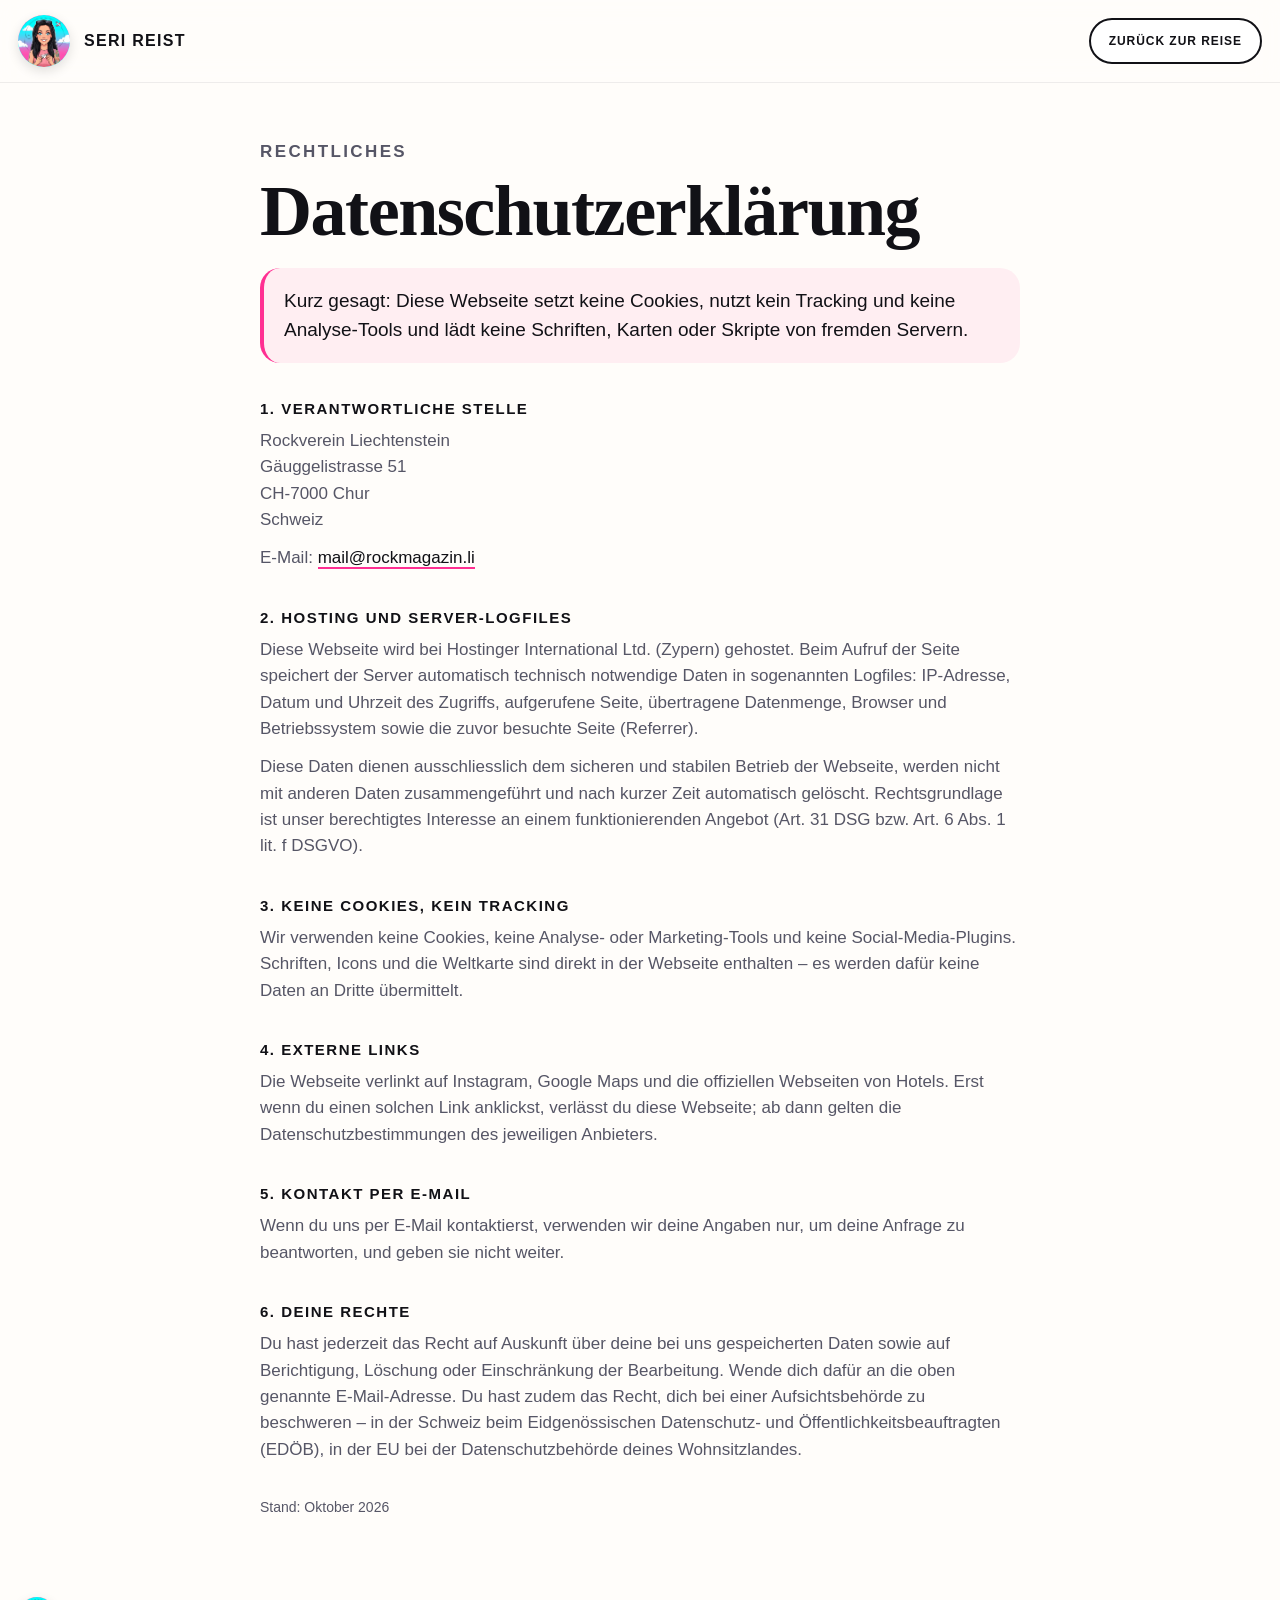
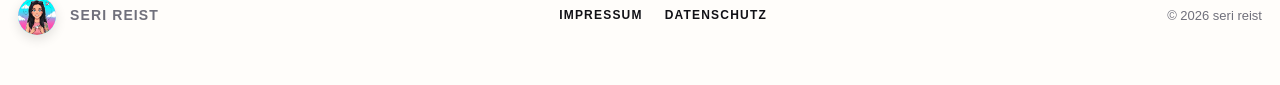
<file: datenschutz.html>
<!doctype html>
<html lang="de">
<head>
  <meta charset="utf-8" />
  <meta name="viewport" content="width=device-width,initial-scale=1" />
  <title>Datenschutz – seri reist</title>
  <meta name="robots" content="noindex" />
  <link rel="icon" href="assets/icon.jpg" />
  <link rel="stylesheet" href="styles.css" />
</head>
<body>
  <header class="topbar">
    <div class="wrap topbar-inner">
      <a class="brand" href="index.html">
        <img src="assets/icon.jpg" alt="seri reist Icon" />
        <span>SERI REIST</span>
      </a>
      <a class="btn secondary legal-back" href="index.html">Zurück zur Reise</a>
    </div>
  </header>
  <main class="legal-page">
    <div class="wrap legal-wrap">
      <p class="kicker">Rechtliches</p>
      <h1 class="serif">Datenschutz&shy;erklärung</h1>
      <p class="legal-lead">Kurz gesagt: Diese Webseite setzt keine Cookies, nutzt kein Tracking und keine Analyse-Tools und lädt keine Schriften, Karten oder Skripte von fremden Servern.</p>

      <h2>1. Verantwortliche Stelle</h2>
      <p>Rockverein Liechtenstein<br>Gäuggelistrasse 51<br>CH-7000 Chur<br>Schweiz</p>
      <p>E-Mail: <a href="mailto:mail@rockmagazin.li">mail@rockmagazin.li</a></p>

      <h2>2. Hosting und Server-Logfiles</h2>
      <p>Diese Webseite wird bei Hostinger International Ltd. (Zypern) gehostet. Beim Aufruf der Seite speichert der Server automatisch technisch notwendige Daten in sogenannten Logfiles: IP-Adresse, Datum und Uhrzeit des Zugriffs, aufgerufene Seite, übertragene Datenmenge, Browser und Betriebssystem sowie die zuvor besuchte Seite (Referrer).</p>
      <p>Diese Daten dienen ausschliesslich dem sicheren und stabilen Betrieb der Webseite, werden nicht mit anderen Daten zusammengeführt und nach kurzer Zeit automatisch gelöscht. Rechtsgrundlage ist unser berechtigtes Interesse an einem funktionierenden Angebot (Art. 31 DSG bzw. Art. 6 Abs. 1 lit. f DSGVO).</p>

      <h2>3. Keine Cookies, kein Tracking</h2>
      <p>Wir verwenden keine Cookies, keine Analyse- oder Marketing-Tools und keine Social-Media-Plugins. Schriften, Icons und die Weltkarte sind direkt in der Webseite enthalten – es werden dafür keine Daten an Dritte übermittelt.</p>

      <h2>4. Externe Links</h2>
      <p>Die Webseite verlinkt auf Instagram, Google Maps und die offiziellen Webseiten von Hotels. Erst wenn du einen solchen Link anklickst, verlässt du diese Webseite; ab dann gelten die Datenschutzbestimmungen des jeweiligen Anbieters.</p>

      <h2>5. Kontakt per E-Mail</h2>
      <p>Wenn du uns per E-Mail kontaktierst, verwenden wir deine Angaben nur, um deine Anfrage zu beantworten, und geben sie nicht weiter.</p>

      <h2>6. Deine Rechte</h2>
      <p>Du hast jederzeit das Recht auf Auskunft über deine bei uns gespeicherten Daten sowie auf Berichtigung, Löschung oder Einschränkung der Bearbeitung. Wende dich dafür an die oben genannte E-Mail-Adresse. Du hast zudem das Recht, dich bei einer Aufsichtsbehörde zu beschweren – in der Schweiz beim Eidgenössischen Datenschutz- und Öffentlichkeitsbeauftragten (EDÖB), in der EU bei der Datenschutzbehörde deines Wohnsitzlandes.</p>

      <p class="legal-date">Stand: Oktober 2026</p>
    </div>
  </main>
  <footer>
    <div class="wrap">
      <div class="brand"><img src="assets/icon.jpg" alt="" /><span>SERI REIST</span></div>
      <nav class="legal" aria-label="Rechtliches">
        <a href="impressum.html">Impressum</a>
        <a href="datenschutz.html">Datenschutz</a>
      </nav>
      <span class="copy">© 2026 seri reist</span>
    </div>
  </footer>
</body>
</html>
</file>
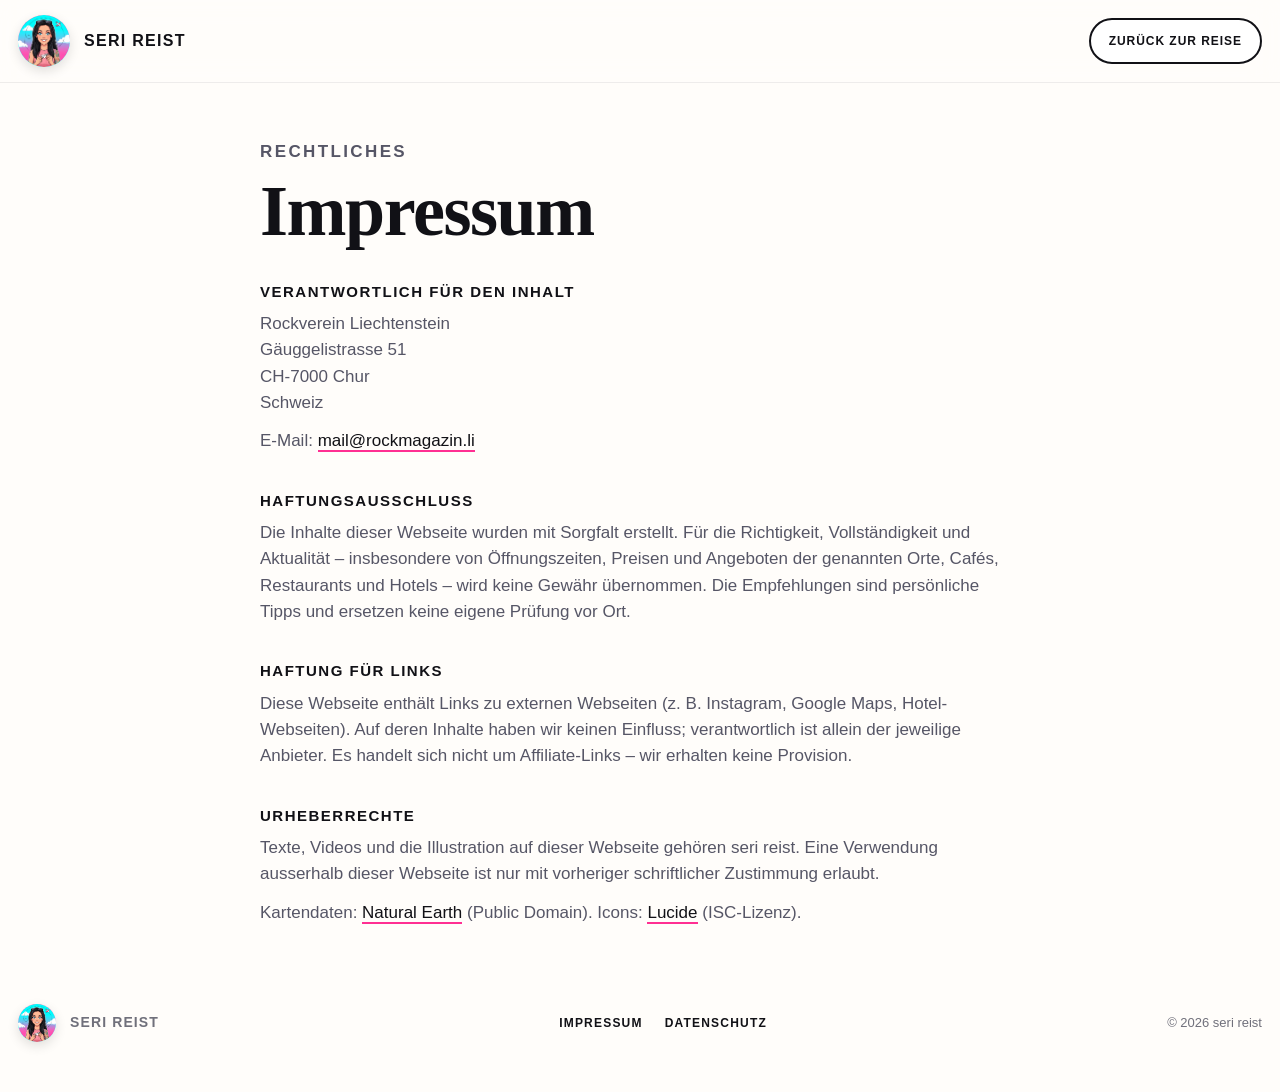
<file: impressum.html>
<!doctype html>
<html lang="de">
<head>
  <meta charset="utf-8" />
  <meta name="viewport" content="width=device-width,initial-scale=1" />
  <title>Impressum – seri reist</title>
  <meta name="robots" content="noindex" />
  <link rel="icon" href="assets/icon.jpg" />
  <link rel="stylesheet" href="styles.css" />
</head>
<body>
  <header class="topbar">
    <div class="wrap topbar-inner">
      <a class="brand" href="index.html">
        <img src="assets/icon.jpg" alt="seri reist Icon" />
        <span>SERI REIST</span>
      </a>
      <a class="btn secondary legal-back" href="index.html">Zurück zur Reise</a>
    </div>
  </header>
  <main class="legal-page">
    <div class="wrap legal-wrap">
      <p class="kicker">Rechtliches</p>
      <h1 class="serif">Impressum</h1>

      <h2>Verantwortlich für den Inhalt</h2>
      <p>Rockverein Liechtenstein<br>Gäuggelistrasse 51<br>CH-7000 Chur<br>Schweiz</p>
      <p>E-Mail: <a href="mailto:mail@rockmagazin.li">mail@rockmagazin.li</a></p>

      <h2>Haftungsausschluss</h2>
      <p>Die Inhalte dieser Webseite wurden mit Sorgfalt erstellt. Für die Richtigkeit, Vollständigkeit und Aktualität – insbesondere von Öffnungszeiten, Preisen und Angeboten der genannten Orte, Cafés, Restaurants und Hotels – wird keine Gewähr übernommen. Die Empfehlungen sind persönliche Tipps und ersetzen keine eigene Prüfung vor Ort.</p>

      <h2>Haftung für Links</h2>
      <p>Diese Webseite enthält Links zu externen Webseiten (z.&nbsp;B. Instagram, Google Maps, Hotel-Webseiten). Auf deren Inhalte haben wir keinen Einfluss; verantwortlich ist allein der jeweilige Anbieter. Es handelt sich nicht um Affiliate-Links – wir erhalten keine Provision.</p>

      <h2>Urheberrechte</h2>
      <p>Texte, Videos und die Illustration auf dieser Webseite gehören seri reist. Eine Verwendung ausserhalb dieser Webseite ist nur mit vorheriger schriftlicher Zustimmung erlaubt.</p>
      <p>Kartendaten: <a href="https://www.naturalearthdata.com/" target="_blank" rel="noopener">Natural Earth</a> (Public Domain). Icons: <a href="https://lucide.dev/" target="_blank" rel="noopener">Lucide</a> (ISC-Lizenz).</p>
    </div>
  </main>
  <footer>
    <div class="wrap">
      <div class="brand"><img src="assets/icon.jpg" alt="" /><span>SERI REIST</span></div>
      <nav class="legal" aria-label="Rechtliches">
        <a href="impressum.html">Impressum</a>
        <a href="datenschutz.html">Datenschutz</a>
      </nav>
      <span class="copy">© 2026 seri reist</span>
    </div>
  </footer>
</body>
</html>
</file>
<file: styles.css>
:root{
  --bg:#fffdfa;
  --ink:#111116;
  --text:#565666;
  --line:#e8e5ea;
  --pink:#ff2f92;
  --cyan:#18e7e6;
  --cyan-deep:#08cfd1;
  --soft:#f6f4f7;
  --white:#ffffff;
  --shadow:0 25px 60px rgba(17,17,22,.12);
  --radius:28px;
  --max:1260px;
}
*{box-sizing:border-box}
html{scroll-behavior:smooth}
body{
  margin:0;
  background:var(--bg);
  color:var(--ink);
  font-family:Arial, Helvetica, sans-serif;
  line-height:1.55;
  -webkit-font-smoothing:antialiased;
}
img,video{max-width:100%;display:block}
a{text-decoration:none;color:inherit}
.wrap{width:min(var(--max), calc(100% - 36px));margin:0 auto}
.serif{font-family:Georgia,"Times New Roman",serif}
.kicker{
  text-transform:uppercase;
  font-size:12px;
  letter-spacing:.14em;
  font-weight:800;
}
.topbar{
  position:sticky;top:0;z-index:60;
  backdrop-filter:blur(14px);
  background:rgba(255,253,250,.82);
  border-bottom:1px solid rgba(17,17,22,.07);
}
.topbar-inner{
  min-height:82px;
  display:flex;align-items:center;justify-content:space-between;gap:24px;
}
.brand{display:flex;align-items:center;gap:14px;font-weight:900;letter-spacing:.08em}
.brand img{width:52px;height:52px;border-radius:50%;object-fit:cover;box-shadow:0 4px 12px rgba(0,0,0,.12)}
.nav{display:flex;gap:24px;align-items:center}
.nav a{font-size:13px;text-transform:uppercase;font-weight:800;letter-spacing:.08em;position:relative}
.nav a::after{
  content:"";position:absolute;left:0;bottom:-8px;width:0;height:2px;background:var(--pink);transition:.25s;
}
.nav a:hover::after,.nav a.active::after{width:100%}
.menu-btn{display:none;border:0;background:none;font-size:26px}

.hero{
  position:relative;
  overflow:hidden;
  padding:86px 0 48px;
}
.hero::before,.hero::after{
  content:"";position:absolute;border-radius:50%;filter:blur(1px);opacity:.95;z-index:0
}
.hero::before{width:680px;height:680px;background:var(--cyan);right:-170px;top:-220px}
.hero::after{width:520px;height:520px;background:var(--pink);right:160px;bottom:-180px}
.hero-grid{
  position:relative;z-index:1;
  display:grid;grid-template-columns:1.1fr .75fr;gap:40px;align-items:center
}
.hero-copy{padding:42px 0 58px}
.hero h1{
  margin:16px 0 24px;
  font-size:clamp(34px,4.6vw,66px);
  line-height:.98;
  letter-spacing:-.02em;
  text-transform:uppercase;
  overflow-wrap:break-word;
}
.hero p{max-width:620px;font-size:clamp(18px,2vw,24px);color:var(--text)}
.hero-actions{display:flex;gap:14px;flex-wrap:wrap;margin-top:28px}
.btn{
  display:inline-flex;align-items:center;gap:12px;
  padding:16px 22px;border-radius:999px;
  font-size:13px;text-transform:uppercase;font-weight:800;letter-spacing:.08em;
  border:2px solid var(--ink);
  transition:.2s ease;
}
.btn.primary{background:var(--ink);color:#fff}
.btn.secondary{background:#fff}
.btn:hover{transform:translateY(-2px)}
.hero-card{
  justify-self:end;
  background:rgba(255,255,255,.66);
  border:1px solid rgba(17,17,22,.07);
  box-shadow:var(--shadow);
  border-radius:36px;
  padding:20px;
  width:min(460px,100%);
}
.hero-card img{border-radius:28px}

.route{
  padding:26px 0 40px;
}
.route-box{
  background:linear-gradient(135deg,#ffffff,#f8f7fb);
  border:1px solid var(--line);
  box-shadow:var(--shadow);
  border-radius:34px;
  padding:24px;
}
.route-title{font-size:clamp(38px,5vw,64px);line-height:.95;margin:4px 0 14px;letter-spacing:-.02em}
.route-map{max-width:880px;margin:0 auto}
.route-map svg{width:100%;height:auto;display:block}
.route-map .land{fill:#e9e6ef;stroke:#fff;stroke-width:.8}
.route-map .route-line{fill:none;stroke-width:4;stroke-linecap:round;stroke-dasharray:10 10;animation:dash 18s linear infinite}
.route-map .r1{stroke:var(--pink)}
.route-map .r2{stroke:var(--cyan-deep)}
.route-map .node{fill:var(--ink)}
.route-map .node-z{fill:var(--pink)}
.route-map .node-a{fill:var(--cyan-deep)}
.route-map circle{stroke:#fff;stroke-width:2.5}
.route-map .label{font-size:19px;font-weight:900;letter-spacing:.06em;fill:var(--ink);paint-order:stroke;stroke:#fff;stroke-width:5px;stroke-linejoin:round}
.route-map .pl{width:26px;height:26px;color:var(--ink);fill:#fff;stroke:var(--ink);stroke-width:1.6}
@keyframes dash{to{stroke-dashoffset:-320}}

.section{padding:52px 0}
.destination{
  margin-top:16px;
  background:#fff;
  border-radius:36px;
  overflow:hidden;
  box-shadow:var(--shadow);
  border:1px solid rgba(17,17,22,.06);
}
.destination.stone .dest-hero{background:var(--cyan)}
.destination.nungwi .dest-hero{background:#dfffff}
.destination.algier .dest-hero{background:var(--pink);color:#fff}
.dest-hero{
  padding:40px clamp(20px,4vw,46px);
  display:grid;grid-template-columns:.95fr 1.05fr;gap:36px;align-items:center
}
.dest-hero.reverse{grid-template-columns:1.05fr .95fr}
.dest-copy h2{
  font-size:clamp(46px,7vw,86px);
  line-height:.92;
  margin:10px 0 14px;
  letter-spacing:-.03em;
}
.dest-copy .intro{font-size:clamp(17px,1.7vw,24px);max-width:650px}
.video-shell{
  width:min(390px,100%);
  margin-inline:auto;
  background:#fff;
  border-radius:36px;
  padding:14px;
  box-shadow:0 20px 45px rgba(0,0,0,.12)
}
.video-shell.dark{background:#111116}
.video-shell video{
  aspect-ratio:9/16;
  width:100%;
  object-fit:cover;
  border-radius:24px;
  background:#000
}
.dest-body{
  padding:40px clamp(20px,4vw,46px) 44px;
}
.grid-2{
  display:grid;grid-template-columns:1fr 1fr;gap:24px;margin-top:24px
}
.card{
  background:var(--soft);
  border:1px solid var(--line);
  border-radius:28px;
  padding:24px;
}

/* Icons */
.ic{width:22px;height:22px;fill:none;stroke:currentColor;stroke-width:2;stroke-linecap:round;stroke-linejoin:round;flex:none}
.ic-s{width:14px;height:14px;fill:none;stroke:currentColor;stroke-width:2.4;stroke-linecap:round;stroke-linejoin:round;vertical-align:-2px}
.ic-wrap{
  display:inline-grid;place-items:center;flex:none;
  width:46px;height:46px;border-radius:16px;
  background:#fff;color:var(--pink);
  border:1px solid rgba(255,47,146,.18);
  box-shadow:0 6px 16px rgba(255,47,146,.12);
}
.ic-wrap.big{width:58px;height:58px;border-radius:20px;background:var(--pink);color:#fff;border:0;box-shadow:0 10px 24px rgba(255,47,146,.3)}
.ic-wrap.big .ic{width:28px;height:28px}
.nungwi .ic-wrap{color:var(--cyan-deep);border-color:rgba(8,207,209,.25);box-shadow:0 6px 16px rgba(8,207,209,.14)}
.nungwi .ic-wrap.big{background:var(--cyan-deep);color:#fff;box-shadow:0 10px 24px rgba(8,207,209,.3)}

/* Listen */
.block-head{display:flex;align-items:center;gap:16px;margin-bottom:20px}
.block-head h3{font-size:clamp(28px,3vw,42px);line-height:1;margin:4px 0 0}
.block-head .kicker{margin:0;color:var(--text)}
.block-head .block-sub{margin:6px 0 0;font-size:14px;font-style:italic;color:var(--text)}
.items{list-style:none;margin:0;padding:0;display:grid;gap:12px}
.items.acts{grid-template-columns:repeat(2,1fr);gap:14px}
.item{
  display:flex;gap:16px;align-items:flex-start;
  background:#fff;border:1px solid var(--line);border-radius:22px;padding:16px 18px;
  transition:transform .2s ease, box-shadow .2s ease;
}
.item:hover{transform:translateY(-3px);box-shadow:0 14px 30px rgba(17,17,22,.08)}
.acts .item{background:var(--soft)}
.item h4{margin:2px 0 4px;font-size:16px;line-height:1.25;color:var(--ink)}
.item .num{display:inline-block;margin-right:8px;font-size:12px;font-weight:900;letter-spacing:.06em;color:var(--pink)}
.nungwi .item .num{color:var(--cyan-deep)}
.item p{margin:0;color:var(--text);font-size:15px;line-height:1.5}
.maplink{
  display:inline-flex;align-items:center;gap:4px;margin-top:8px;
  font-size:11px;font-weight:800;letter-spacing:.1em;text-transform:uppercase;color:var(--ink);
  border-bottom:2px solid var(--pink);padding-bottom:1px
}
.nungwi .maplink{border-color:var(--cyan-deep)}

/* Hotel */
.hotel{
  margin-top:24px;
  background:linear-gradient(135deg,#fff6fb,#fff);
  border:1px solid #ffd3e8;
  border-radius:30px;
  padding:clamp(20px,3vw,32px);
}
.nungwi .hotel{background:linear-gradient(135deg,#effffe,#fff);border-color:#c8f6f4}
.algier .hotel{background:linear-gradient(135deg,#3a1248,#5a1d6e);border-color:#6d2a8a;color:#fff}
.hotel-head{display:flex;gap:18px;align-items:center}
.hotel-head .kicker{margin:0;color:var(--text)}
.algier .hotel-head .kicker{color:rgba(255,255,255,.7)}
.hotel h3{margin:4px 0 2px;font-size:clamp(28px,3vw,40px);line-height:1}
.hotel-sub{margin:0;color:var(--text);font-size:14px}
.algier .hotel-sub{color:rgba(255,255,255,.7)}
.highlights{
  list-style:none;margin:24px 0 0;padding:0;
  display:grid;grid-template-columns:repeat(4,1fr);gap:12px
}
.highlights li{
  display:flex;gap:12px;align-items:center;
  background:#fff;border:1px solid var(--line);border-radius:20px;padding:14px
}
.highlights strong{display:block;font-size:14px;line-height:1.2}
.highlights span:not(.ic-wrap){display:block;font-size:13px;color:var(--text);line-height:1.35;margin-top:2px}
.algier .highlights li{background:rgba(255,255,255,.08);border-color:rgba(255,255,255,.16)}
.algier .highlights span:not(.ic-wrap){color:rgba(255,255,255,.72)}
.algier .hotel .ic-wrap{background:rgba(255,255,255,.12);border-color:rgba(255,255,255,.2);color:#fff;box-shadow:none}
.algier .hotel .ic-wrap.big{background:var(--pink)}
.why{
  margin-top:18px;padding:18px 20px;border-radius:20px;
  background:rgba(255,47,146,.07);border-left:4px solid var(--pink)
}
.nungwi .why{background:rgba(8,207,209,.08);border-left-color:var(--cyan-deep)}
.algier .why{background:rgba(255,255,255,.08)}
.why .kicker{margin:0 0 6px;color:var(--pink);display:flex;align-items:center;gap:6px}
.nungwi .why .kicker{color:var(--cyan-deep)}
.why p{margin:0;font-size:17px}
.hotel-btn{margin-top:20px;background:var(--ink);color:#fff}
.algier .hotel-btn{background:#fff;color:var(--ink);border-color:#fff}

.mini-course{
  padding:62px 0;
}
.course-box{
  background:linear-gradient(135deg,#fff,#f8f7fb);
  border:1px solid var(--line);
  border-radius:36px;
  box-shadow:var(--shadow);
  padding:34px;
}
.course-top{display:grid;grid-template-columns:.8fr 1.2fr;gap:30px;align-items:start}
.course-top h2{font-size:clamp(42px,5vw,70px);line-height:.95;margin:10px 0 0}
.course-top p{margin:0;color:var(--text);font-size:18px}
.course-intro p{margin:0;color:var(--text);font-size:18px}
.swipe-hint{display:none}
.phrase-grid{
  list-style:none;padding:0;
  margin-top:26px;
  display:grid;grid-template-columns:repeat(4,1fr);gap:16px
}
.phrase{
  position:relative;overflow:hidden;
  display:flex;flex-direction:column;
  background:#fff;border:1px solid var(--line);border-radius:24px;padding:20px;
  transition:transform .2s ease, box-shadow .2s ease;
}
.phrase::before{content:"";position:absolute;inset:0 0 auto 0;height:5px;background:var(--pink)}
.phrase:nth-child(even)::before{background:var(--cyan-deep)}
.phrase:hover{transform:translateY(-3px);box-shadow:0 14px 30px rgba(17,17,22,.08)}
.phrase .de{font-size:12px;text-transform:uppercase;letter-spacing:.1em;font-weight:800;color:var(--pink)}
.phrase:nth-child(even) .de{color:var(--cyan-deep)}
.phrase .ar-lat{display:block;margin-top:10px;font-size:22px;font-weight:800;line-height:1.15}
.phrase .ar{display:block;margin-top:8px;font-size:22px;line-height:1.4;color:var(--ink);opacity:.55;text-align:right;font-family:"Geeza Pro","Noto Naskh Arabic","Segoe UI",Tahoma,sans-serif}
.phrase .note{display:block;margin-top:auto;padding-top:10px;font-size:14px;color:var(--text)}

.about{
  padding:56px 0 20px;
}
.about-box{
  display:grid;grid-template-columns:.85fr 1.15fr;gap:28px;align-items:center
}
.about-art{
  position:relative;min-height:360px
}
.blob-a,.blob-b{position:absolute;border-radius:50%}
.blob-a{width:330px;height:330px;background:var(--pink);left:30px;top:40px}
.blob-b{width:320px;height:320px;background:var(--cyan);left:110px;top:80px}
.about-art img{
  position:absolute;left:85px;top:55px;width:min(340px,70vw);
  border-radius:50%;box-shadow:var(--shadow)
}
.about-copy h2{
  font-size:clamp(42px,5vw,72px);line-height:.95;margin:10px 0 18px
}
.about-copy p{font-size:18px;color:var(--text);max-width:680px}
.about-copy .about-punch{color:var(--ink);font-weight:700;font-size:20px}
.facts{list-style:none;padding:0;margin:22px 0 0;display:flex;flex-wrap:wrap;gap:10px}
.facts li{
  display:flex;align-items:center;gap:10px;
  padding:10px 16px;border-radius:999px;background:#fff;border:1px solid var(--line);
  box-shadow:0 6px 16px rgba(17,17,22,.05);font-size:14px
}
.facts .ic{color:var(--pink);width:20px;height:20px}
.facts li:nth-child(even) .ic{color:var(--cyan-deep)}
.insta{
  padding:26px 0 72px
}
.insta-box{
  background:linear-gradient(90deg,var(--pink),#ff5dad 55%, var(--cyan));
  border-radius:36px;
  padding:34px;
  color:#fff;
  display:grid;grid-template-columns:1fr auto;gap:24px;align-items:end;
}
.insta-box h2{
  font-size:clamp(46px,6vw,80px);
  line-height:.9;
  margin:10px 0 0
}
.insta-card{
  min-width:320px;
  background:#fff;color:var(--ink);
  border-radius:28px;padding:18px 20px;
  display:grid;grid-template-columns:auto 1fr auto;align-items:center;gap:16px;
  box-shadow:var(--shadow)
}
.insta-card img{width:74px;height:74px;max-width:none;flex:none;aspect-ratio:1;object-fit:cover;border-radius:50%}
.insta-card strong{display:block;font-size:28px}
.insta-card span{display:flex;align-items:center;gap:6px;color:var(--text)}
.insta-card{transition:transform .2s ease}
.insta-card:hover{transform:translateY(-3px)}
.insta-arrow .ic{width:30px;height:30px;color:var(--pink)}
footer{
  padding:26px 0 50px;color:#70707b
}
footer .wrap{display:flex;justify-content:space-between;gap:18px;align-items:center;flex-wrap:wrap}
footer .brand img{width:38px;height:38px}
footer .brand{font-size:14px}
footer .legal{display:flex;gap:22px;flex-wrap:wrap}
footer .legal a{font-size:12px;font-weight:800;letter-spacing:.1em;text-transform:uppercase;color:var(--ink)}
footer .legal a:hover{color:var(--pink)}
footer .copy{font-size:13px}

/* Rechtliche Seiten */
.legal-page{padding:56px 0 40px}
.legal-wrap{max-width:760px}
.legal-page h1{font-size:clamp(40px,6vw,72px);line-height:.95;margin:10px 0 22px;letter-spacing:-.02em;hyphens:manual}
.legal-page h2{font-size:15px;text-transform:uppercase;letter-spacing:.1em;margin:34px 0 8px}
.legal-page p{color:var(--text);font-size:17px;margin:0 0 12px}
.legal-page a{color:var(--ink);border-bottom:2px solid var(--pink)}
.legal-lead{font-size:19px !important;color:var(--ink) !important;padding:18px 20px;border-radius:20px;background:rgba(255,47,146,.07);border-left:4px solid var(--pink)}
.legal-date{margin-top:34px !important;font-size:14px !important}
.legal-back{padding:12px 18px;font-size:12px}

@media (max-width:980px){
  .menu-btn{display:block}
  .nav{
    display:none;position:absolute;right:18px;top:82px;
    background:#fff;border:1px solid var(--line);border-radius:18px;padding:16px;
    flex-direction:column;align-items:flex-start;box-shadow:var(--shadow)
  }
  .nav.open{display:flex}
  .hero-grid,.dest-hero,.dest-hero.reverse,.course-top,.about-box,.insta-box{
    grid-template-columns:1fr
  }
  .hero-card{justify-self:start;max-width:380px}
  .grid-2{grid-template-columns:1fr}
  .highlights{grid-template-columns:1fr 1fr}
  .phrase-grid{grid-template-columns:repeat(2,1fr)}
  .insta-card{min-width:0}
}
@media (max-width:640px){
  .wrap{width:min(var(--max), calc(100% - 22px))}
  .topbar-inner{min-height:74px}
  .brand span{font-size:13px}
  .hero{padding-top:52px}
  .hero::before{width:420px;height:420px;right:-120px;top:-150px}
  .hero::after{width:320px;height:320px;right:40px}
  .video-shell{max-width:320px}
  .items.acts{grid-template-columns:1fr}
  .highlights{grid-template-columns:1fr}
  .dest-body{padding-inline:14px}
  .card{padding:18px 14px}
  .item{padding:14px}
  .ic-wrap{width:40px;height:40px;border-radius:14px}
  .route-map .label{font-size:26px}
  .swipe-hint{display:flex;align-items:center;gap:6px;margin-top:12px !important;font-size:12px !important;font-weight:800;letter-spacing:.1em;text-transform:uppercase;color:var(--pink) !important}
  .phrase-grid{
    display:flex;overflow-x:auto;scroll-snap-type:x mandatory;gap:12px;
    margin-inline:-20px;padding:4px 20px 12px;scrollbar-width:none
  }
  .phrase-grid::-webkit-scrollbar{display:none}
  .phrase{flex:0 0 78%;scroll-snap-align:center}
  .course-box{padding:24px 20px;overflow:hidden}
  .about-art{min-height:300px}
  .blob-a{width:250px;height:250px;left:10px}
  .blob-b{width:240px;height:240px;left:70px}
  .about-art img{left:40px;width:min(260px,70vw)}
  .insta-box{padding:28px 22px}
  .insta-box h2{font-size:clamp(34px,10.5vw,46px)}
  .insta-card{grid-template-columns:56px 1fr auto;gap:12px;padding:14px 16px}
  .insta-card img{width:56px;height:56px}
  .insta-card strong{font-size:clamp(18px,5.6vw,24px)}
  footer .wrap{flex-direction:column;align-items:flex-start}
  .legal-back{padding:10px 14px;font-size:11px}
}
@media (prefers-reduced-motion:reduce){
  .route-map .route-line{animation:none}
  .item,.phrase,.insta-card{transition:none}
}
</file>
